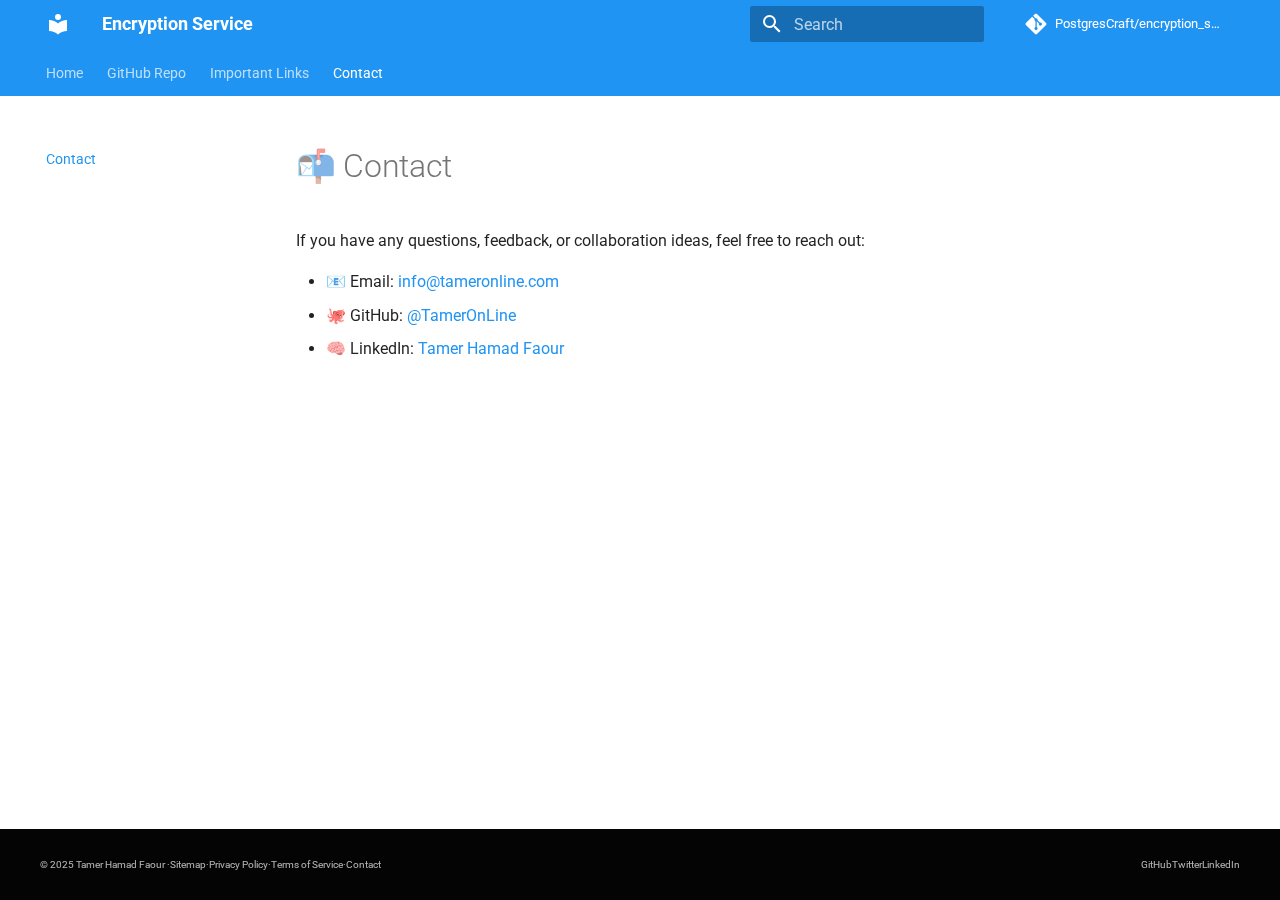
<file: contact/index.html>
<!doctype html>
<html lang="en" class="no-js">
  <head>
    
      <meta charset="utf-8">
      <meta name="viewport" content="width=device-width,initial-scale=1">
      
      
      
        <link rel="canonical" href="https://PostgresCraft.github.io/encryption_service/contact/">
      
      
        <link rel="prev" href="../important-links/">
      
      
      
      <link rel="icon" href="../assets/images/favicon.png">
      <meta name="generator" content="mkdocs-1.6.1, mkdocs-material-9.6.14">
    
    
      
        <title>Contact - Encryption Service</title>
      
    
    
      <link rel="stylesheet" href="../assets/stylesheets/main.342714a4.min.css">
      
        
        <link rel="stylesheet" href="../assets/stylesheets/palette.06af60db.min.css">
      
      


    
    
      
    
    
      
        
        
        <link rel="preconnect" href="https://fonts.gstatic.com" crossorigin>
        <link rel="stylesheet" href="https://fonts.googleapis.com/css?family=Roboto:300,300i,400,400i,700,700i%7CRoboto+Mono:400,400i,700,700i&display=fallback">
        <style>:root{--md-text-font:"Roboto";--md-code-font:"Roboto Mono"}</style>
      
    
    
      <link rel="stylesheet" href="../stylesheets/extra.css">
    
    <script>__md_scope=new URL("..",location),__md_hash=e=>[...e].reduce(((e,_)=>(e<<5)-e+_.charCodeAt(0)),0),__md_get=(e,_=localStorage,t=__md_scope)=>JSON.parse(_.getItem(t.pathname+"."+e)),__md_set=(e,_,t=localStorage,a=__md_scope)=>{try{t.setItem(a.pathname+"."+e,JSON.stringify(_))}catch(e){}}</script>
    
      

    
    
    
  </head>
  
  
    
    
    
    
    
    <body dir="ltr" data-md-color-scheme="default" data-md-color-primary="blue" data-md-color-accent="light-blue">
  
    
    <input class="md-toggle" data-md-toggle="drawer" type="checkbox" id="__drawer" autocomplete="off">
    <input class="md-toggle" data-md-toggle="search" type="checkbox" id="__search" autocomplete="off">
    <label class="md-overlay" for="__drawer"></label>
    <div data-md-component="skip">
      
        
        <a href="#contact" class="md-skip">
          Skip to content
        </a>
      
    </div>
    <div data-md-component="announce">
      
    </div>
    
    
      

<header class="md-header" data-md-component="header">
  <nav class="md-header__inner md-grid" aria-label="Header">
    <a href=".." title="Encryption Service" class="md-header__button md-logo" aria-label="Encryption Service" data-md-component="logo">
      
  
  <svg xmlns="http://www.w3.org/2000/svg" viewBox="0 0 24 24"><path d="M12 8a3 3 0 0 0 3-3 3 3 0 0 0-3-3 3 3 0 0 0-3 3 3 3 0 0 0 3 3m0 3.54C9.64 9.35 6.5 8 3 8v11c3.5 0 6.64 1.35 9 3.54 2.36-2.19 5.5-3.54 9-3.54V8c-3.5 0-6.64 1.35-9 3.54"/></svg>

    </a>
    <label class="md-header__button md-icon" for="__drawer">
      
      <svg xmlns="http://www.w3.org/2000/svg" viewBox="0 0 24 24"><path d="M3 6h18v2H3zm0 5h18v2H3zm0 5h18v2H3z"/></svg>
    </label>
    <div class="md-header__title" data-md-component="header-title">
      <div class="md-header__ellipsis">
        <div class="md-header__topic">
          <span class="md-ellipsis">
            Encryption Service
          </span>
        </div>
        <div class="md-header__topic" data-md-component="header-topic">
          <span class="md-ellipsis">
            
              Contact
            
          </span>
        </div>
      </div>
    </div>
    
      
    
    
    
    
      
      
        <label class="md-header__button md-icon" for="__search">
          
          <svg xmlns="http://www.w3.org/2000/svg" viewBox="0 0 24 24"><path d="M9.5 3A6.5 6.5 0 0 1 16 9.5c0 1.61-.59 3.09-1.56 4.23l.27.27h.79l5 5-1.5 1.5-5-5v-.79l-.27-.27A6.52 6.52 0 0 1 9.5 16 6.5 6.5 0 0 1 3 9.5 6.5 6.5 0 0 1 9.5 3m0 2C7 5 5 7 5 9.5S7 14 9.5 14 14 12 14 9.5 12 5 9.5 5"/></svg>
        </label>
        <div class="md-search" data-md-component="search" role="dialog">
  <label class="md-search__overlay" for="__search"></label>
  <div class="md-search__inner" role="search">
    <form class="md-search__form" name="search">
      <input type="text" class="md-search__input" name="query" aria-label="Search" placeholder="Search" autocapitalize="off" autocorrect="off" autocomplete="off" spellcheck="false" data-md-component="search-query" required>
      <label class="md-search__icon md-icon" for="__search">
        
        <svg xmlns="http://www.w3.org/2000/svg" viewBox="0 0 24 24"><path d="M9.5 3A6.5 6.5 0 0 1 16 9.5c0 1.61-.59 3.09-1.56 4.23l.27.27h.79l5 5-1.5 1.5-5-5v-.79l-.27-.27A6.52 6.52 0 0 1 9.5 16 6.5 6.5 0 0 1 3 9.5 6.5 6.5 0 0 1 9.5 3m0 2C7 5 5 7 5 9.5S7 14 9.5 14 14 12 14 9.5 12 5 9.5 5"/></svg>
        
        <svg xmlns="http://www.w3.org/2000/svg" viewBox="0 0 24 24"><path d="M20 11v2H8l5.5 5.5-1.42 1.42L4.16 12l7.92-7.92L13.5 5.5 8 11z"/></svg>
      </label>
      <nav class="md-search__options" aria-label="Search">
        
        <button type="reset" class="md-search__icon md-icon" title="Clear" aria-label="Clear" tabindex="-1">
          
          <svg xmlns="http://www.w3.org/2000/svg" viewBox="0 0 24 24"><path d="M19 6.41 17.59 5 12 10.59 6.41 5 5 6.41 10.59 12 5 17.59 6.41 19 12 13.41 17.59 19 19 17.59 13.41 12z"/></svg>
        </button>
      </nav>
      
    </form>
    <div class="md-search__output">
      <div class="md-search__scrollwrap" tabindex="0" data-md-scrollfix>
        <div class="md-search-result" data-md-component="search-result">
          <div class="md-search-result__meta">
            Initializing search
          </div>
          <ol class="md-search-result__list" role="presentation"></ol>
        </div>
      </div>
    </div>
  </div>
</div>
      
    
    
      <div class="md-header__source">
        <a href="https://github.com/PostgresCraft/encryption_service" title="Go to repository" class="md-source" data-md-component="source">
  <div class="md-source__icon md-icon">
    
    <svg xmlns="http://www.w3.org/2000/svg" viewBox="0 0 448 512"><!--! Font Awesome Free 6.7.2 by @fontawesome - https://fontawesome.com License - https://fontawesome.com/license/free (Icons: CC BY 4.0, Fonts: SIL OFL 1.1, Code: MIT License) Copyright 2024 Fonticons, Inc.--><path d="M439.55 236.05 244 40.45a28.87 28.87 0 0 0-40.81 0l-40.66 40.63 51.52 51.52c27.06-9.14 52.68 16.77 43.39 43.68l49.66 49.66c34.23-11.8 61.18 31 35.47 56.69-26.49 26.49-70.21-2.87-56-37.34L240.22 199v121.85c25.3 12.54 22.26 41.85 9.08 55a34.34 34.34 0 0 1-48.55 0c-17.57-17.6-11.07-46.91 11.25-56v-123c-20.8-8.51-24.6-30.74-18.64-45L142.57 101 8.45 235.14a28.86 28.86 0 0 0 0 40.81l195.61 195.6a28.86 28.86 0 0 0 40.8 0l194.69-194.69a28.86 28.86 0 0 0 0-40.81"/></svg>
  </div>
  <div class="md-source__repository">
    PostgresCraft/encryption_service
  </div>
</a>
      </div>
    
  </nav>
  
</header>
    
    <div class="md-container" data-md-component="container">
      
      
        
          
            
<nav class="md-tabs" aria-label="Tabs" data-md-component="tabs">
  <div class="md-grid">
    <ul class="md-tabs__list">
      
        
  
  
  
  
    <li class="md-tabs__item">
      <a href=".." class="md-tabs__link">
        
  
  
    
  
  Home

      </a>
    </li>
  

      
        
  
  
  
  
    <li class="md-tabs__item">
      <a href="https://github.com/PostgresCraft/encryption_service" class="md-tabs__link">
        
  
  
    
  
  GitHub Repo

      </a>
    </li>
  

      
        
  
  
  
  
    <li class="md-tabs__item">
      <a href="../important-links/" class="md-tabs__link">
        
  
  
    
  
  Important Links

      </a>
    </li>
  

      
        
  
  
  
    
  
  
    <li class="md-tabs__item md-tabs__item--active">
      <a href="./" class="md-tabs__link">
        
  
  
    
  
  Contact

      </a>
    </li>
  

      
    </ul>
  </div>
</nav>
          
        
      
      <main class="md-main" data-md-component="main">
        <div class="md-main__inner md-grid">
          
            
              
              <div class="md-sidebar md-sidebar--primary" data-md-component="sidebar" data-md-type="navigation" >
                <div class="md-sidebar__scrollwrap">
                  <div class="md-sidebar__inner">
                    


  


<nav class="md-nav md-nav--primary md-nav--lifted" aria-label="Navigation" data-md-level="0">
  <label class="md-nav__title" for="__drawer">
    <a href=".." title="Encryption Service" class="md-nav__button md-logo" aria-label="Encryption Service" data-md-component="logo">
      
  
  <svg xmlns="http://www.w3.org/2000/svg" viewBox="0 0 24 24"><path d="M12 8a3 3 0 0 0 3-3 3 3 0 0 0-3-3 3 3 0 0 0-3 3 3 3 0 0 0 3 3m0 3.54C9.64 9.35 6.5 8 3 8v11c3.5 0 6.64 1.35 9 3.54 2.36-2.19 5.5-3.54 9-3.54V8c-3.5 0-6.64 1.35-9 3.54"/></svg>

    </a>
    Encryption Service
  </label>
  
    <div class="md-nav__source">
      <a href="https://github.com/PostgresCraft/encryption_service" title="Go to repository" class="md-source" data-md-component="source">
  <div class="md-source__icon md-icon">
    
    <svg xmlns="http://www.w3.org/2000/svg" viewBox="0 0 448 512"><!--! Font Awesome Free 6.7.2 by @fontawesome - https://fontawesome.com License - https://fontawesome.com/license/free (Icons: CC BY 4.0, Fonts: SIL OFL 1.1, Code: MIT License) Copyright 2024 Fonticons, Inc.--><path d="M439.55 236.05 244 40.45a28.87 28.87 0 0 0-40.81 0l-40.66 40.63 51.52 51.52c27.06-9.14 52.68 16.77 43.39 43.68l49.66 49.66c34.23-11.8 61.18 31 35.47 56.69-26.49 26.49-70.21-2.87-56-37.34L240.22 199v121.85c25.3 12.54 22.26 41.85 9.08 55a34.34 34.34 0 0 1-48.55 0c-17.57-17.6-11.07-46.91 11.25-56v-123c-20.8-8.51-24.6-30.74-18.64-45L142.57 101 8.45 235.14a28.86 28.86 0 0 0 0 40.81l195.61 195.6a28.86 28.86 0 0 0 40.8 0l194.69-194.69a28.86 28.86 0 0 0 0-40.81"/></svg>
  </div>
  <div class="md-source__repository">
    PostgresCraft/encryption_service
  </div>
</a>
    </div>
  
  <ul class="md-nav__list" data-md-scrollfix>
    
      
      
  
  
  
  
    <li class="md-nav__item">
      <a href=".." class="md-nav__link">
        
  
  
  <span class="md-ellipsis">
    Home
    
  </span>
  

      </a>
    </li>
  

    
      
      
  
  
  
  
    <li class="md-nav__item">
      <a href="https://github.com/PostgresCraft/encryption_service" class="md-nav__link">
        
  
  
  <span class="md-ellipsis">
    GitHub Repo
    
  </span>
  

      </a>
    </li>
  

    
      
      
  
  
  
  
    <li class="md-nav__item">
      <a href="../important-links/" class="md-nav__link">
        
  
  
  <span class="md-ellipsis">
    Important Links
    
  </span>
  

      </a>
    </li>
  

    
      
      
  
  
    
  
  
  
    <li class="md-nav__item md-nav__item--active">
      
      <input class="md-nav__toggle md-toggle" type="checkbox" id="__toc">
      
      
        
      
      
      <a href="./" class="md-nav__link md-nav__link--active">
        
  
  
  <span class="md-ellipsis">
    Contact
    
  </span>
  

      </a>
      
    </li>
  

    
  </ul>
</nav>
                  </div>
                </div>
              </div>
            
            
              
              <div class="md-sidebar md-sidebar--secondary" data-md-component="sidebar" data-md-type="toc" >
                <div class="md-sidebar__scrollwrap">
                  <div class="md-sidebar__inner">
                    

<nav class="md-nav md-nav--secondary" aria-label="Table of contents">
  
  
  
    
  
  
</nav>
                  </div>
                </div>
              </div>
            
          
          
            <div class="md-content" data-md-component="content">
              <article class="md-content__inner md-typeset">
                
                  


  
  


<h1 id="contact">📬 Contact<a class="headerlink" href="#contact" title="Permanent link">&para;</a></h1>
<p>If you have any questions, feedback, or collaboration ideas, feel free to reach out:</p>
<ul>
<li>📧 Email: <a href="mailto:info@tameronline.com">info@tameronline.com</a></li>
<li>🐙 GitHub: <a href="https://github.com/TamerOnLine">@TamerOnLine</a></li>
<li>🧠 LinkedIn: <a href="https://www.linkedin.com/in/tameronline/">Tamer Hamad Faour</a></li>
</ul>












                
              </article>
            </div>
          
          
  <script>var tabs=__md_get("__tabs");if(Array.isArray(tabs))e:for(var set of document.querySelectorAll(".tabbed-set")){var labels=set.querySelector(".tabbed-labels");for(var tab of tabs)for(var label of labels.getElementsByTagName("label"))if(label.innerText.trim()===tab){var input=document.getElementById(label.htmlFor);input.checked=!0;continue e}}</script>

<script>var target=document.getElementById(location.hash.slice(1));target&&target.name&&(target.checked=target.name.startsWith("__tabbed_"))</script>
        </div>
        
      </main>
      
        <footer class="md-footer">
  <div class="md-footer__inner" style="display:flex; justify-content:space-between; align-items:center;">
    <div>
      © 2025 Tamer Hamad Faour · 
      <a href="/sitemap.xml">Sitemap</a> · 
      <a href="/privacy-policy/">Privacy Policy</a> · 
      <a href="/terms/">Terms of Service</a> · 
      <a href="/contact/">Contact</a>
    </div>
    <div>
      <a href="https://github.com/TamerOnLine" target="_blank">GitHub</a>
      <a href="https://twitter.com/yourhandle" target="_blank">Twitter</a>
      <a href="https://linkedin.com/in/yourprofile" target="_blank">LinkedIn</a>
    </div>
  </div>
</footer>
      
    </div>
    <div class="md-dialog" data-md-component="dialog">
      <div class="md-dialog__inner md-typeset"></div>
    </div>
    
    
    
      
      <script id="__config" type="application/json">{"base": "..", "features": ["navigation.instant", "navigation.tabs", "content.code.annotate", "content.code.copy", "content.tabs.link"], "search": "../assets/javascripts/workers/search.d50fe291.min.js", "tags": null, "translations": {"clipboard.copied": "Copied to clipboard", "clipboard.copy": "Copy to clipboard", "search.result.more.one": "1 more on this page", "search.result.more.other": "# more on this page", "search.result.none": "No matching documents", "search.result.one": "1 matching document", "search.result.other": "# matching documents", "search.result.placeholder": "Type to start searching", "search.result.term.missing": "Missing", "select.version": "Select version"}, "version": null}</script>
    
    
      <script src="../assets/javascripts/bundle.13a4f30d.min.js"></script>
      
    
  </body>
</html>
</file>
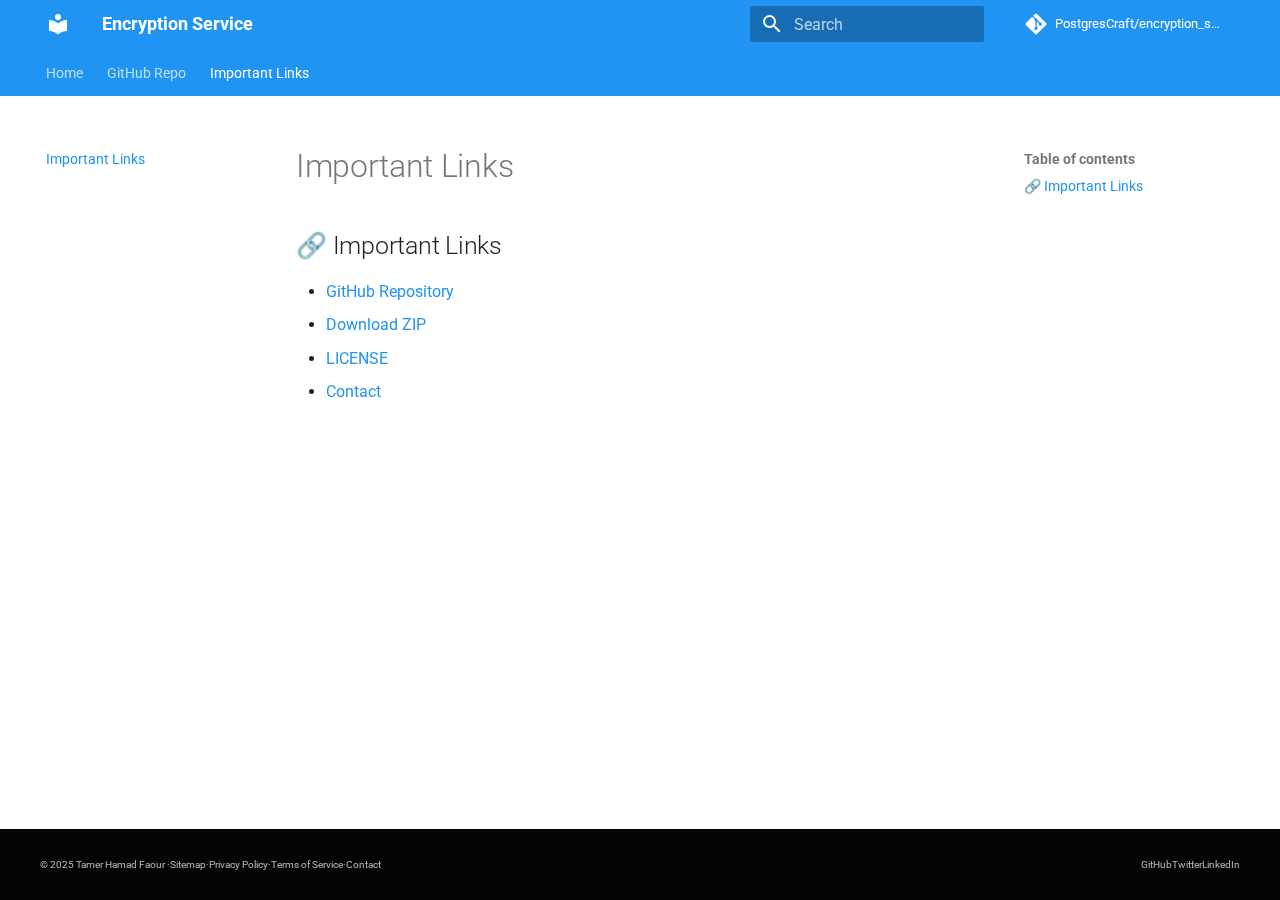
<file: important-links/index.html>
<!doctype html>
<html lang="en" class="no-js">
  <head>
    
      <meta charset="utf-8">
      <meta name="viewport" content="width=device-width,initial-scale=1">
      
      
      
        <link rel="canonical" href="https://PostgresCraft.github.io/encryption_service/important-links/">
      
      
        <link rel="prev" href="..">
      
      
      
      <link rel="icon" href="../assets/images/favicon.png">
      <meta name="generator" content="mkdocs-1.6.1, mkdocs-material-9.6.14">
    
    
      
        <title>Important Links - Encryption Service</title>
      
    
    
      <link rel="stylesheet" href="../assets/stylesheets/main.342714a4.min.css">
      
        
        <link rel="stylesheet" href="../assets/stylesheets/palette.06af60db.min.css">
      
      


    
    
      
    
    
      
        
        
        <link rel="preconnect" href="https://fonts.gstatic.com" crossorigin>
        <link rel="stylesheet" href="https://fonts.googleapis.com/css?family=Roboto:300,300i,400,400i,700,700i%7CRoboto+Mono:400,400i,700,700i&display=fallback">
        <style>:root{--md-text-font:"Roboto";--md-code-font:"Roboto Mono"}</style>
      
    
    
      <link rel="stylesheet" href="../stylesheets/extra.css">
    
    <script>__md_scope=new URL("..",location),__md_hash=e=>[...e].reduce(((e,_)=>(e<<5)-e+_.charCodeAt(0)),0),__md_get=(e,_=localStorage,t=__md_scope)=>JSON.parse(_.getItem(t.pathname+"."+e)),__md_set=(e,_,t=localStorage,a=__md_scope)=>{try{t.setItem(a.pathname+"."+e,JSON.stringify(_))}catch(e){}}</script>
    
      

    
    
    
  </head>
  
  
    
    
    
    
    
    <body dir="ltr" data-md-color-scheme="default" data-md-color-primary="blue" data-md-color-accent="light-blue">
  
    
    <input class="md-toggle" data-md-toggle="drawer" type="checkbox" id="__drawer" autocomplete="off">
    <input class="md-toggle" data-md-toggle="search" type="checkbox" id="__search" autocomplete="off">
    <label class="md-overlay" for="__drawer"></label>
    <div data-md-component="skip">
      
        
        <a href="#important-links" class="md-skip">
          Skip to content
        </a>
      
    </div>
    <div data-md-component="announce">
      
    </div>
    
    
      

<header class="md-header" data-md-component="header">
  <nav class="md-header__inner md-grid" aria-label="Header">
    <a href=".." title="Encryption Service" class="md-header__button md-logo" aria-label="Encryption Service" data-md-component="logo">
      
  
  <svg xmlns="http://www.w3.org/2000/svg" viewBox="0 0 24 24"><path d="M12 8a3 3 0 0 0 3-3 3 3 0 0 0-3-3 3 3 0 0 0-3 3 3 3 0 0 0 3 3m0 3.54C9.64 9.35 6.5 8 3 8v11c3.5 0 6.64 1.35 9 3.54 2.36-2.19 5.5-3.54 9-3.54V8c-3.5 0-6.64 1.35-9 3.54"/></svg>

    </a>
    <label class="md-header__button md-icon" for="__drawer">
      
      <svg xmlns="http://www.w3.org/2000/svg" viewBox="0 0 24 24"><path d="M3 6h18v2H3zm0 5h18v2H3zm0 5h18v2H3z"/></svg>
    </label>
    <div class="md-header__title" data-md-component="header-title">
      <div class="md-header__ellipsis">
        <div class="md-header__topic">
          <span class="md-ellipsis">
            Encryption Service
          </span>
        </div>
        <div class="md-header__topic" data-md-component="header-topic">
          <span class="md-ellipsis">
            
              Important Links
            
          </span>
        </div>
      </div>
    </div>
    
      
    
    
    
    
      
      
        <label class="md-header__button md-icon" for="__search">
          
          <svg xmlns="http://www.w3.org/2000/svg" viewBox="0 0 24 24"><path d="M9.5 3A6.5 6.5 0 0 1 16 9.5c0 1.61-.59 3.09-1.56 4.23l.27.27h.79l5 5-1.5 1.5-5-5v-.79l-.27-.27A6.52 6.52 0 0 1 9.5 16 6.5 6.5 0 0 1 3 9.5 6.5 6.5 0 0 1 9.5 3m0 2C7 5 5 7 5 9.5S7 14 9.5 14 14 12 14 9.5 12 5 9.5 5"/></svg>
        </label>
        <div class="md-search" data-md-component="search" role="dialog">
  <label class="md-search__overlay" for="__search"></label>
  <div class="md-search__inner" role="search">
    <form class="md-search__form" name="search">
      <input type="text" class="md-search__input" name="query" aria-label="Search" placeholder="Search" autocapitalize="off" autocorrect="off" autocomplete="off" spellcheck="false" data-md-component="search-query" required>
      <label class="md-search__icon md-icon" for="__search">
        
        <svg xmlns="http://www.w3.org/2000/svg" viewBox="0 0 24 24"><path d="M9.5 3A6.5 6.5 0 0 1 16 9.5c0 1.61-.59 3.09-1.56 4.23l.27.27h.79l5 5-1.5 1.5-5-5v-.79l-.27-.27A6.52 6.52 0 0 1 9.5 16 6.5 6.5 0 0 1 3 9.5 6.5 6.5 0 0 1 9.5 3m0 2C7 5 5 7 5 9.5S7 14 9.5 14 14 12 14 9.5 12 5 9.5 5"/></svg>
        
        <svg xmlns="http://www.w3.org/2000/svg" viewBox="0 0 24 24"><path d="M20 11v2H8l5.5 5.5-1.42 1.42L4.16 12l7.92-7.92L13.5 5.5 8 11z"/></svg>
      </label>
      <nav class="md-search__options" aria-label="Search">
        
        <button type="reset" class="md-search__icon md-icon" title="Clear" aria-label="Clear" tabindex="-1">
          
          <svg xmlns="http://www.w3.org/2000/svg" viewBox="0 0 24 24"><path d="M19 6.41 17.59 5 12 10.59 6.41 5 5 6.41 10.59 12 5 17.59 6.41 19 12 13.41 17.59 19 19 17.59 13.41 12z"/></svg>
        </button>
      </nav>
      
    </form>
    <div class="md-search__output">
      <div class="md-search__scrollwrap" tabindex="0" data-md-scrollfix>
        <div class="md-search-result" data-md-component="search-result">
          <div class="md-search-result__meta">
            Initializing search
          </div>
          <ol class="md-search-result__list" role="presentation"></ol>
        </div>
      </div>
    </div>
  </div>
</div>
      
    
    
      <div class="md-header__source">
        <a href="https://github.com/PostgresCraft/encryption_service" title="Go to repository" class="md-source" data-md-component="source">
  <div class="md-source__icon md-icon">
    
    <svg xmlns="http://www.w3.org/2000/svg" viewBox="0 0 448 512"><!--! Font Awesome Free 6.7.2 by @fontawesome - https://fontawesome.com License - https://fontawesome.com/license/free (Icons: CC BY 4.0, Fonts: SIL OFL 1.1, Code: MIT License) Copyright 2024 Fonticons, Inc.--><path d="M439.55 236.05 244 40.45a28.87 28.87 0 0 0-40.81 0l-40.66 40.63 51.52 51.52c27.06-9.14 52.68 16.77 43.39 43.68l49.66 49.66c34.23-11.8 61.18 31 35.47 56.69-26.49 26.49-70.21-2.87-56-37.34L240.22 199v121.85c25.3 12.54 22.26 41.85 9.08 55a34.34 34.34 0 0 1-48.55 0c-17.57-17.6-11.07-46.91 11.25-56v-123c-20.8-8.51-24.6-30.74-18.64-45L142.57 101 8.45 235.14a28.86 28.86 0 0 0 0 40.81l195.61 195.6a28.86 28.86 0 0 0 40.8 0l194.69-194.69a28.86 28.86 0 0 0 0-40.81"/></svg>
  </div>
  <div class="md-source__repository">
    PostgresCraft/encryption_service
  </div>
</a>
      </div>
    
  </nav>
  
</header>
    
    <div class="md-container" data-md-component="container">
      
      
        
          
            
<nav class="md-tabs" aria-label="Tabs" data-md-component="tabs">
  <div class="md-grid">
    <ul class="md-tabs__list">
      
        
  
  
  
  
    <li class="md-tabs__item">
      <a href=".." class="md-tabs__link">
        
  
  
    
  
  Home

      </a>
    </li>
  

      
        
  
  
  
  
    <li class="md-tabs__item">
      <a href="https://github.com/PostgresCraft/encryption_service" class="md-tabs__link">
        
  
  
    
  
  GitHub Repo

      </a>
    </li>
  

      
        
  
  
  
    
  
  
    <li class="md-tabs__item md-tabs__item--active">
      <a href="./" class="md-tabs__link">
        
  
  
    
  
  Important Links

      </a>
    </li>
  

      
    </ul>
  </div>
</nav>
          
        
      
      <main class="md-main" data-md-component="main">
        <div class="md-main__inner md-grid">
          
            
              
              <div class="md-sidebar md-sidebar--primary" data-md-component="sidebar" data-md-type="navigation" >
                <div class="md-sidebar__scrollwrap">
                  <div class="md-sidebar__inner">
                    


  


<nav class="md-nav md-nav--primary md-nav--lifted" aria-label="Navigation" data-md-level="0">
  <label class="md-nav__title" for="__drawer">
    <a href=".." title="Encryption Service" class="md-nav__button md-logo" aria-label="Encryption Service" data-md-component="logo">
      
  
  <svg xmlns="http://www.w3.org/2000/svg" viewBox="0 0 24 24"><path d="M12 8a3 3 0 0 0 3-3 3 3 0 0 0-3-3 3 3 0 0 0-3 3 3 3 0 0 0 3 3m0 3.54C9.64 9.35 6.5 8 3 8v11c3.5 0 6.64 1.35 9 3.54 2.36-2.19 5.5-3.54 9-3.54V8c-3.5 0-6.64 1.35-9 3.54"/></svg>

    </a>
    Encryption Service
  </label>
  
    <div class="md-nav__source">
      <a href="https://github.com/PostgresCraft/encryption_service" title="Go to repository" class="md-source" data-md-component="source">
  <div class="md-source__icon md-icon">
    
    <svg xmlns="http://www.w3.org/2000/svg" viewBox="0 0 448 512"><!--! Font Awesome Free 6.7.2 by @fontawesome - https://fontawesome.com License - https://fontawesome.com/license/free (Icons: CC BY 4.0, Fonts: SIL OFL 1.1, Code: MIT License) Copyright 2024 Fonticons, Inc.--><path d="M439.55 236.05 244 40.45a28.87 28.87 0 0 0-40.81 0l-40.66 40.63 51.52 51.52c27.06-9.14 52.68 16.77 43.39 43.68l49.66 49.66c34.23-11.8 61.18 31 35.47 56.69-26.49 26.49-70.21-2.87-56-37.34L240.22 199v121.85c25.3 12.54 22.26 41.85 9.08 55a34.34 34.34 0 0 1-48.55 0c-17.57-17.6-11.07-46.91 11.25-56v-123c-20.8-8.51-24.6-30.74-18.64-45L142.57 101 8.45 235.14a28.86 28.86 0 0 0 0 40.81l195.61 195.6a28.86 28.86 0 0 0 40.8 0l194.69-194.69a28.86 28.86 0 0 0 0-40.81"/></svg>
  </div>
  <div class="md-source__repository">
    PostgresCraft/encryption_service
  </div>
</a>
    </div>
  
  <ul class="md-nav__list" data-md-scrollfix>
    
      
      
  
  
  
  
    <li class="md-nav__item">
      <a href=".." class="md-nav__link">
        
  
  
  <span class="md-ellipsis">
    Home
    
  </span>
  

      </a>
    </li>
  

    
      
      
  
  
  
  
    <li class="md-nav__item">
      <a href="https://github.com/PostgresCraft/encryption_service" class="md-nav__link">
        
  
  
  <span class="md-ellipsis">
    GitHub Repo
    
  </span>
  

      </a>
    </li>
  

    
      
      
  
  
    
  
  
  
    <li class="md-nav__item md-nav__item--active">
      
      <input class="md-nav__toggle md-toggle" type="checkbox" id="__toc">
      
      
      
        <label class="md-nav__link md-nav__link--active" for="__toc">
          
  
  
  <span class="md-ellipsis">
    Important Links
    
  </span>
  

          <span class="md-nav__icon md-icon"></span>
        </label>
      
      <a href="./" class="md-nav__link md-nav__link--active">
        
  
  
  <span class="md-ellipsis">
    Important Links
    
  </span>
  

      </a>
      
        

<nav class="md-nav md-nav--secondary" aria-label="Table of contents">
  
  
  
  
    <label class="md-nav__title" for="__toc">
      <span class="md-nav__icon md-icon"></span>
      Table of contents
    </label>
    <ul class="md-nav__list" data-md-component="toc" data-md-scrollfix>
      
        <li class="md-nav__item">
  <a href="#important-links" class="md-nav__link">
    <span class="md-ellipsis">
      🔗 Important Links
    </span>
  </a>
  
</li>
      
    </ul>
  
</nav>
      
    </li>
  

    
  </ul>
</nav>
                  </div>
                </div>
              </div>
            
            
              
              <div class="md-sidebar md-sidebar--secondary" data-md-component="sidebar" data-md-type="toc" >
                <div class="md-sidebar__scrollwrap">
                  <div class="md-sidebar__inner">
                    

<nav class="md-nav md-nav--secondary" aria-label="Table of contents">
  
  
  
  
    <label class="md-nav__title" for="__toc">
      <span class="md-nav__icon md-icon"></span>
      Table of contents
    </label>
    <ul class="md-nav__list" data-md-component="toc" data-md-scrollfix>
      
        <li class="md-nav__item">
  <a href="#important-links" class="md-nav__link">
    <span class="md-ellipsis">
      🔗 Important Links
    </span>
  </a>
  
</li>
      
    </ul>
  
</nav>
                  </div>
                </div>
              </div>
            
          
          
            <div class="md-content" data-md-component="content">
              <article class="md-content__inner md-typeset">
                
                  


  
  


  <h1>Important Links</h1>

<h2 id="important-links">🔗 Important Links<a class="headerlink" href="#important-links" title="Permanent link">&para;</a></h2>
<ul>
<li><a href="https://github.com/PostgresCraft/encryption_service">GitHub Repository</a></li>
<li><a href="https://github.com/PostgresCraft/encryption_service/archive/refs/heads/main.zip">Download ZIP</a></li>
<li><a href="https://github.com/PostgresCraft/encryption_service/blob/main/LICENSE">LICENSE</a></li>
<li><a href="mailto:you@example.com">Contact</a></li>
</ul>







  
  






                
              </article>
            </div>
          
          
  <script>var tabs=__md_get("__tabs");if(Array.isArray(tabs))e:for(var set of document.querySelectorAll(".tabbed-set")){var labels=set.querySelector(".tabbed-labels");for(var tab of tabs)for(var label of labels.getElementsByTagName("label"))if(label.innerText.trim()===tab){var input=document.getElementById(label.htmlFor);input.checked=!0;continue e}}</script>

<script>var target=document.getElementById(location.hash.slice(1));target&&target.name&&(target.checked=target.name.startsWith("__tabbed_"))</script>
        </div>
        
      </main>
      
        <footer class="md-footer">
  <div class="md-footer__inner" style="display:flex; justify-content:space-between; align-items:center;">
    <div>
      © 2025 Tamer Hamad Faour · 
      <a href="/sitemap.xml">Sitemap</a> · 
      <a href="/privacy-policy/">Privacy Policy</a> · 
      <a href="/terms/">Terms of Service</a> · 
      <a href="/contact/">Contact</a>
    </div>
    <div>
      <a href="https://github.com/TamerOnLine" target="_blank">GitHub</a>
      <a href="https://twitter.com/yourhandle" target="_blank">Twitter</a>
      <a href="https://linkedin.com/in/yourprofile" target="_blank">LinkedIn</a>
    </div>
  </div>
</footer>
      
    </div>
    <div class="md-dialog" data-md-component="dialog">
      <div class="md-dialog__inner md-typeset"></div>
    </div>
    
    
    
      
      <script id="__config" type="application/json">{"base": "..", "features": ["navigation.instant", "navigation.tabs", "content.code.annotate", "content.code.copy", "content.tabs.link"], "search": "../assets/javascripts/workers/search.d50fe291.min.js", "tags": null, "translations": {"clipboard.copied": "Copied to clipboard", "clipboard.copy": "Copy to clipboard", "search.result.more.one": "1 more on this page", "search.result.more.other": "# more on this page", "search.result.none": "No matching documents", "search.result.one": "1 matching document", "search.result.other": "# matching documents", "search.result.placeholder": "Type to start searching", "search.result.term.missing": "Missing", "select.version": "Select version"}, "version": null}</script>
    
    
      <script src="../assets/javascripts/bundle.13a4f30d.min.js"></script>
      
    
  </body>
</html>
</file>
<file: stylesheets/extra.css>
/* زيادة ارتفاع التذييل */
.md-footer__inner {
  padding: 1.5rem 2rem;  /* تعديل القيمة الرأسية لزيادة الارتفاع */
  background-color: var(--md-footer-bg-color);
  color: var(--md-footer-fg-color--light);
}

/* التأكد من أن النص في التذييل يتمركز عموديًا */
.md-footer__inner > div {
  display: flex;
  align-items: center;
}


/* التذييل الثابت */
.md-footer {
  position: fixed;
  bottom: 0;
  left: 0;
  width: 100%;
  z-index: 1000;
}

/* لتجنب أن يختبئ محتوى الصفحة خلف التذييل */
.md-main, .md-container {
  margin-bottom: 5rem; /* استخدم ارتفاع التذييل مضافًا له بعض المساحة */
}
</file>
<file: assets/stylesheets/main.342714a4.min.css>
@charset "UTF-8";html{-webkit-text-size-adjust:none;-moz-text-size-adjust:none;text-size-adjust:none;box-sizing:border-box}*,:after,:before{box-sizing:inherit}@media (prefers-reduced-motion){*,:after,:before{transition:none!important}}body{margin:0}a,button,input,label{-webkit-tap-highlight-color:transparent}a{color:inherit;text-decoration:none}hr{border:0;box-sizing:initial;display:block;height:.05rem;overflow:visible;padding:0}small{font-size:80%}sub,sup{line-height:1em}img{border-style:none}table{border-collapse:initial;border-spacing:0}td,th{font-weight:400;vertical-align:top}button{background:#0000;border:0;font-family:inherit;font-size:inherit;margin:0;padding:0}input{border:0;outline:none}:root{--md-primary-fg-color:#4051b5;--md-primary-fg-color--light:#5d6cc0;--md-primary-fg-color--dark:#303fa1;--md-primary-bg-color:#fff;--md-primary-bg-color--light:#ffffffb3;--md-accent-fg-color:#526cfe;--md-accent-fg-color--transparent:#526cfe1a;--md-accent-bg-color:#fff;--md-accent-bg-color--light:#ffffffb3}[data-md-color-scheme=default]{color-scheme:light}[data-md-color-scheme=default] img[src$="#gh-dark-mode-only"],[data-md-color-scheme=default] img[src$="#only-dark"]{display:none}:root,[data-md-color-scheme=default]{--md-hue:225deg;--md-default-fg-color:#000000de;--md-default-fg-color--light:#0000008a;--md-default-fg-color--lighter:#00000052;--md-default-fg-color--lightest:#00000012;--md-default-bg-color:#fff;--md-default-bg-color--light:#ffffffb3;--md-default-bg-color--lighter:#ffffff4d;--md-default-bg-color--lightest:#ffffff1f;--md-code-fg-color:#36464e;--md-code-bg-color:#f5f5f5;--md-code-hl-color:#4287ff;--md-code-hl-color--light:#4287ff1a;--md-code-hl-number-color:#d52a2a;--md-code-hl-special-color:#db1457;--md-code-hl-function-color:#a846b9;--md-code-hl-constant-color:#6e59d9;--md-code-hl-keyword-color:#3f6ec6;--md-code-hl-string-color:#1c7d4d;--md-code-hl-name-color:var(--md-code-fg-color);--md-code-hl-operator-color:var(--md-default-fg-color--light);--md-code-hl-punctuation-color:var(--md-default-fg-color--light);--md-code-hl-comment-color:var(--md-default-fg-color--light);--md-code-hl-generic-color:var(--md-default-fg-color--light);--md-code-hl-variable-color:var(--md-default-fg-color--light);--md-typeset-color:var(--md-default-fg-color);--md-typeset-a-color:var(--md-primary-fg-color);--md-typeset-del-color:#f5503d26;--md-typeset-ins-color:#0bd57026;--md-typeset-kbd-color:#fafafa;--md-typeset-kbd-accent-color:#fff;--md-typeset-kbd-border-color:#b8b8b8;--md-typeset-mark-color:#ffff0080;--md-typeset-table-color:#0000001f;--md-typeset-table-color--light:rgba(0,0,0,.035);--md-admonition-fg-color:var(--md-default-fg-color);--md-admonition-bg-color:var(--md-default-bg-color);--md-warning-fg-color:#000000de;--md-warning-bg-color:#ff9;--md-footer-fg-color:#fff;--md-footer-fg-color--light:#ffffffb3;--md-footer-fg-color--lighter:#ffffff73;--md-footer-bg-color:#000000de;--md-footer-bg-color--dark:#00000052;--md-shadow-z1:0 0.2rem 0.5rem #0000000d,0 0 0.05rem #0000001a;--md-shadow-z2:0 0.2rem 0.5rem #0000001a,0 0 0.05rem #00000040;--md-shadow-z3:0 0.2rem 0.5rem #0003,0 0 0.05rem #00000059}.md-icon svg{fill:currentcolor;display:block;height:1.2rem;width:1.2rem}body{-webkit-font-smoothing:antialiased;-moz-osx-font-smoothing:grayscale;--md-text-font-family:var(--md-text-font,_),-apple-system,BlinkMacSystemFont,Helvetica,Arial,sans-serif;--md-code-font-family:var(--md-code-font,_),SFMono-Regular,Consolas,Menlo,monospace}aside,body,input{font-feature-settings:"kern","liga";color:var(--md-typeset-color);font-family:var(--md-text-font-family)}code,kbd,pre{font-feature-settings:"kern";font-family:var(--md-code-font-family)}:root{--md-typeset-table-sort-icon:url('data:image/svg+xml;charset=utf-8,<svg xmlns="http://www.w3.org/2000/svg" viewBox="0 0 24 24"><path d="m18 21-4-4h3V7h-3l4-4 4 4h-3v10h3M2 19v-2h10v2M2 13v-2h7v2M2 7V5h4v2z"/></svg>');--md-typeset-table-sort-icon--asc:url('data:image/svg+xml;charset=utf-8,<svg xmlns="http://www.w3.org/2000/svg" viewBox="0 0 24 24"><path d="M19 17h3l-4 4-4-4h3V3h2M2 17h10v2H2M6 5v2H2V5m0 6h7v2H2z"/></svg>');--md-typeset-table-sort-icon--desc:url('data:image/svg+xml;charset=utf-8,<svg xmlns="http://www.w3.org/2000/svg" viewBox="0 0 24 24"><path d="M19 7h3l-4-4-4 4h3v14h2M2 17h10v2H2M6 5v2H2V5m0 6h7v2H2z"/></svg>')}.md-typeset{-webkit-print-color-adjust:exact;color-adjust:exact;font-size:.8rem;line-height:1.6;overflow-wrap:break-word}@media print{.md-typeset{font-size:.68rem}}.md-typeset blockquote,.md-typeset dl,.md-typeset figure,.md-typeset ol,.md-typeset pre,.md-typeset ul{margin-bottom:1em;margin-top:1em}.md-typeset h1{color:var(--md-default-fg-color--light);font-size:2em;line-height:1.3;margin:0 0 1.25em}.md-typeset h1,.md-typeset h2{font-weight:300;letter-spacing:-.01em}.md-typeset h2{font-size:1.5625em;line-height:1.4;margin:1.6em 0 .64em}.md-typeset h3{font-size:1.25em;font-weight:400;letter-spacing:-.01em;line-height:1.5;margin:1.6em 0 .8em}.md-typeset h2+h3{margin-top:.8em}.md-typeset h4{font-weight:700;letter-spacing:-.01em;margin:1em 0}.md-typeset h5,.md-typeset h6{color:var(--md-default-fg-color--light);font-size:.8em;font-weight:700;letter-spacing:-.01em;margin:1.25em 0}.md-typeset h5{text-transform:uppercase}.md-typeset h5 code{text-transform:none}.md-typeset hr{border-bottom:.05rem solid var(--md-default-fg-color--lightest);display:flow-root;margin:1.5em 0}.md-typeset a{color:var(--md-typeset-a-color);word-break:break-word}.md-typeset a,.md-typeset a:before{transition:color 125ms}.md-typeset a:focus,.md-typeset a:hover{color:var(--md-accent-fg-color)}.md-typeset a:focus code,.md-typeset a:hover code{background-color:var(--md-accent-fg-color--transparent)}.md-typeset a code{color:currentcolor;transition:background-color 125ms}.md-typeset a.focus-visible{outline-color:var(--md-accent-fg-color);outline-offset:.2rem}.md-typeset code,.md-typeset kbd,.md-typeset pre{color:var(--md-code-fg-color);direction:ltr;font-variant-ligatures:none}@media print{.md-typeset code,.md-typeset kbd,.md-typeset pre{white-space:pre-wrap}}.md-typeset code{background-color:var(--md-code-bg-color);border-radius:.1rem;-webkit-box-decoration-break:clone;box-decoration-break:clone;font-size:.85em;padding:0 .2941176471em;word-break:break-word}.md-typeset code:not(.focus-visible){-webkit-tap-highlight-color:transparent;outline:none}.md-typeset pre{display:flow-root;line-height:1.4;position:relative}.md-typeset pre>code{-webkit-box-decoration-break:slice;box-decoration-break:slice;box-shadow:none;display:block;margin:0;outline-color:var(--md-accent-fg-color);overflow:auto;padding:.7720588235em 1.1764705882em;scrollbar-color:var(--md-default-fg-color--lighter) #0000;scrollbar-width:thin;touch-action:auto;word-break:normal}.md-typeset pre>code:hover{scrollbar-color:var(--md-accent-fg-color) #0000}.md-typeset pre>code::-webkit-scrollbar{height:.2rem;width:.2rem}.md-typeset pre>code::-webkit-scrollbar-thumb{background-color:var(--md-default-fg-color--lighter)}.md-typeset pre>code::-webkit-scrollbar-thumb:hover{background-color:var(--md-accent-fg-color)}.md-typeset kbd{background-color:var(--md-typeset-kbd-color);border-radius:.1rem;box-shadow:0 .1rem 0 .05rem var(--md-typeset-kbd-border-color),0 .1rem 0 var(--md-typeset-kbd-border-color),0 -.1rem .2rem var(--md-typeset-kbd-accent-color) inset;color:var(--md-default-fg-color);display:inline-block;font-size:.75em;padding:0 .6666666667em;vertical-align:text-top;word-break:break-word}.md-typeset mark{background-color:var(--md-typeset-mark-color);-webkit-box-decoration-break:clone;box-decoration-break:clone;color:inherit;word-break:break-word}.md-typeset abbr{border-bottom:.05rem dotted var(--md-default-fg-color--light);cursor:help;text-decoration:none}.md-typeset small{opacity:.75}[dir=ltr] .md-typeset sub,[dir=ltr] .md-typeset sup{margin-left:.078125em}[dir=rtl] .md-typeset sub,[dir=rtl] .md-typeset sup{margin-right:.078125em}[dir=ltr] .md-typeset blockquote{padding-left:.6rem}[dir=rtl] .md-typeset blockquote{padding-right:.6rem}[dir=ltr] .md-typeset blockquote{border-left:.2rem solid var(--md-default-fg-color--lighter)}[dir=rtl] .md-typeset blockquote{border-right:.2rem solid var(--md-default-fg-color--lighter)}.md-typeset blockquote{color:var(--md-default-fg-color--light);margin-left:0;margin-right:0}.md-typeset ul{list-style-type:disc}.md-typeset ul[type]{list-style-type:revert-layer}[dir=ltr] .md-typeset ol,[dir=ltr] .md-typeset ul{margin-left:.625em}[dir=rtl] .md-typeset ol,[dir=rtl] .md-typeset ul{margin-right:.625em}.md-typeset ol,.md-typeset ul{padding:0}.md-typeset ol:not([hidden]),.md-typeset ul:not([hidden]){display:flow-root}.md-typeset ol ol,.md-typeset ul ol{list-style-type:lower-alpha}.md-typeset ol ol ol,.md-typeset ul ol ol{list-style-type:lower-roman}.md-typeset ol ol ol ol,.md-typeset ul ol ol ol{list-style-type:upper-alpha}.md-typeset ol ol ol ol ol,.md-typeset ul ol ol ol ol{list-style-type:upper-roman}.md-typeset ol[type],.md-typeset ul[type]{list-style-type:revert-layer}[dir=ltr] .md-typeset ol li,[dir=ltr] .md-typeset ul li{margin-left:1.25em}[dir=rtl] .md-typeset ol li,[dir=rtl] .md-typeset ul li{margin-right:1.25em}.md-typeset ol li,.md-typeset ul li{margin-bottom:.5em}.md-typeset ol li blockquote,.md-typeset ol li p,.md-typeset ul li blockquote,.md-typeset ul li p{margin:.5em 0}.md-typeset ol li:last-child,.md-typeset ul li:last-child{margin-bottom:0}[dir=ltr] .md-typeset ol li ol,[dir=ltr] .md-typeset ol li ul,[dir=ltr] .md-typeset ul li ol,[dir=ltr] .md-typeset ul li ul{margin-left:.625em}[dir=rtl] .md-typeset ol li ol,[dir=rtl] .md-typeset ol li ul,[dir=rtl] .md-typeset ul li ol,[dir=rtl] .md-typeset ul li ul{margin-right:.625em}.md-typeset ol li ol,.md-typeset ol li ul,.md-typeset ul li ol,.md-typeset ul li ul{margin-bottom:.5em;margin-top:.5em}[dir=ltr] .md-typeset dd{margin-left:1.875em}[dir=rtl] .md-typeset dd{margin-right:1.875em}.md-typeset dd{margin-bottom:1.5em;margin-top:1em}.md-typeset img,.md-typeset svg,.md-typeset video{height:auto;max-width:100%}.md-typeset img[align=left]{margin:1em 1em 1em 0}.md-typeset img[align=right]{margin:1em 0 1em 1em}.md-typeset img[align]:only-child{margin-top:0}.md-typeset figure{display:flow-root;margin:1em auto;max-width:100%;text-align:center;width:-moz-fit-content;width:fit-content}.md-typeset figure img{display:block;margin:0 auto}.md-typeset figcaption{font-style:italic;margin:1em auto;max-width:24rem}.md-typeset iframe{max-width:100%}.md-typeset table:not([class]){background-color:var(--md-default-bg-color);border:.05rem solid var(--md-typeset-table-color);border-radius:.1rem;display:inline-block;font-size:.64rem;max-width:100%;overflow:auto;touch-action:auto}@media print{.md-typeset table:not([class]){display:table}}.md-typeset table:not([class])+*{margin-top:1.5em}.md-typeset table:not([class]) td>:first-child,.md-typeset table:not([class]) th>:first-child{margin-top:0}.md-typeset table:not([class]) td>:last-child,.md-typeset table:not([class]) th>:last-child{margin-bottom:0}.md-typeset table:not([class]) td:not([align]),.md-typeset table:not([class]) th:not([align]){text-align:left}[dir=rtl] .md-typeset table:not([class]) td:not([align]),[dir=rtl] .md-typeset table:not([class]) th:not([align]){text-align:right}.md-typeset table:not([class]) th{font-weight:700;min-width:5rem;padding:.9375em 1.25em;vertical-align:top}.md-typeset table:not([class]) td{border-top:.05rem solid var(--md-typeset-table-color);padding:.9375em 1.25em;vertical-align:top}.md-typeset table:not([class]) tbody tr{transition:background-color 125ms}.md-typeset table:not([class]) tbody tr:hover{background-color:var(--md-typeset-table-color--light);box-shadow:0 .05rem 0 var(--md-default-bg-color) inset}.md-typeset table:not([class]) a{word-break:normal}.md-typeset table th[role=columnheader]{cursor:pointer}[dir=ltr] .md-typeset table th[role=columnheader]:after{margin-left:.5em}[dir=rtl] .md-typeset table th[role=columnheader]:after{margin-right:.5em}.md-typeset table th[role=columnheader]:after{content:"";display:inline-block;height:1.2em;-webkit-mask-image:var(--md-typeset-table-sort-icon);mask-image:var(--md-typeset-table-sort-icon);-webkit-mask-repeat:no-repeat;mask-repeat:no-repeat;-webkit-mask-size:contain;mask-size:contain;transition:background-color 125ms;vertical-align:text-bottom;width:1.2em}.md-typeset table th[role=columnheader]:hover:after{background-color:var(--md-default-fg-color--lighter)}.md-typeset table th[role=columnheader][aria-sort=ascending]:after{background-color:var(--md-default-fg-color--light);-webkit-mask-image:var(--md-typeset-table-sort-icon--asc);mask-image:var(--md-typeset-table-sort-icon--asc)}.md-typeset table th[role=columnheader][aria-sort=descending]:after{background-color:var(--md-default-fg-color--light);-webkit-mask-image:var(--md-typeset-table-sort-icon--desc);mask-image:var(--md-typeset-table-sort-icon--desc)}.md-typeset__scrollwrap{margin:1em -.8rem;overflow-x:auto;touch-action:auto}.md-typeset__table{display:inline-block;margin-bottom:.5em;padding:0 .8rem}@media print{.md-typeset__table{display:block}}html .md-typeset__table table{display:table;margin:0;overflow:hidden;width:100%}@media screen and (max-width:44.984375em){.md-content__inner>pre{margin:1em -.8rem}.md-content__inner>pre code{border-radius:0}}.md-typeset .md-author{border-radius:100%;display:block;flex-shrink:0;height:1.6rem;overflow:hidden;position:relative;transition:color 125ms,transform 125ms;width:1.6rem}.md-typeset .md-author img{display:block}.md-typeset .md-author--more{background:var(--md-default-fg-color--lightest);color:var(--md-default-fg-color--lighter);font-size:.6rem;font-weight:700;line-height:1.6rem;text-align:center}.md-typeset .md-author--long{height:2.4rem;width:2.4rem}.md-typeset a.md-author{transform:scale(1)}.md-typeset a.md-author img{border-radius:100%;filter:grayscale(100%) opacity(75%);transition:filter 125ms}.md-typeset a.md-author:focus,.md-typeset a.md-author:hover{transform:scale(1.1);z-index:1}.md-typeset a.md-author:focus img,.md-typeset a.md-author:hover img{filter:grayscale(0)}.md-banner{background-color:var(--md-footer-bg-color);color:var(--md-footer-fg-color);overflow:auto}@media print{.md-banner{display:none}}.md-banner--warning{background-color:var(--md-warning-bg-color);color:var(--md-warning-fg-color)}.md-banner__inner{font-size:.7rem;margin:.6rem auto;padding:0 .8rem}[dir=ltr] .md-banner__button{float:right}[dir=rtl] .md-banner__button{float:left}.md-banner__button{color:inherit;cursor:pointer;transition:opacity .25s}.no-js .md-banner__button{display:none}.md-banner__button:hover{opacity:.7}html{font-size:125%;height:100%;overflow-x:hidden}@media screen and (min-width:100em){html{font-size:137.5%}}@media screen and (min-width:125em){html{font-size:150%}}body{background-color:var(--md-default-bg-color);display:flex;flex-direction:column;font-size:.5rem;min-height:100%;position:relative;width:100%}@media print{body{display:block}}@media screen and (max-width:59.984375em){body[data-md-scrolllock]{position:fixed}}.md-grid{margin-left:auto;margin-right:auto;max-width:61rem}.md-container{display:flex;flex-direction:column;flex-grow:1}@media print{.md-container{display:block}}.md-main{flex-grow:1}.md-main__inner{display:flex;height:100%;margin-top:1.5rem}.md-ellipsis{overflow:hidden;text-overflow:ellipsis}.md-toggle{display:none}.md-option{height:0;opacity:0;position:absolute;width:0}.md-option:checked+label:not([hidden]){display:block}.md-option.focus-visible+label{outline-color:var(--md-accent-fg-color);outline-style:auto}.md-skip{background-color:var(--md-default-fg-color);border-radius:.1rem;color:var(--md-default-bg-color);font-size:.64rem;margin:.5rem;opacity:0;outline-color:var(--md-accent-fg-color);padding:.3rem .5rem;position:fixed;transform:translateY(.4rem);z-index:-1}.md-skip:focus{opacity:1;transform:translateY(0);transition:transform .25s cubic-bezier(.4,0,.2,1),opacity 175ms 75ms;z-index:10}@page{margin:25mm}:root{--md-clipboard-icon:url('data:image/svg+xml;charset=utf-8,<svg xmlns="http://www.w3.org/2000/svg" viewBox="0 0 24 24"><path d="M19 21H8V7h11m0-2H8a2 2 0 0 0-2 2v14a2 2 0 0 0 2 2h11a2 2 0 0 0 2-2V7a2 2 0 0 0-2-2m-3-4H4a2 2 0 0 0-2 2v14h2V3h12z"/></svg>')}.md-clipboard{border-radius:.1rem;color:var(--md-default-fg-color--lightest);cursor:pointer;height:1.5em;outline-color:var(--md-accent-fg-color);outline-offset:.1rem;position:absolute;right:.5em;top:.5em;transition:color .25s;width:1.5em;z-index:1}@media print{.md-clipboard{display:none}}.md-clipboard:not(.focus-visible){-webkit-tap-highlight-color:transparent;outline:none}:hover>.md-clipboard{color:var(--md-default-fg-color--light)}.md-clipboard:focus,.md-clipboard:hover{color:var(--md-accent-fg-color)}.md-clipboard:after{background-color:currentcolor;content:"";display:block;height:1.125em;margin:0 auto;-webkit-mask-image:var(--md-clipboard-icon);mask-image:var(--md-clipboard-icon);-webkit-mask-position:center;mask-position:center;-webkit-mask-repeat:no-repeat;mask-repeat:no-repeat;-webkit-mask-size:contain;mask-size:contain;width:1.125em}.md-clipboard--inline{cursor:pointer}.md-clipboard--inline code{transition:color .25s,background-color .25s}.md-clipboard--inline:focus code,.md-clipboard--inline:hover code{background-color:var(--md-accent-fg-color--transparent);color:var(--md-accent-fg-color)}.md-typeset .md-code__content{display:grid}@keyframes consent{0%{opacity:0;transform:translateY(100%)}to{opacity:1;transform:translateY(0)}}@keyframes overlay{0%{opacity:0}to{opacity:1}}.md-consent__overlay{animation:overlay .25s both;-webkit-backdrop-filter:blur(.1rem);backdrop-filter:blur(.1rem);background-color:#0000008a;height:100%;opacity:1;position:fixed;top:0;width:100%;z-index:5}.md-consent__inner{animation:consent .5s cubic-bezier(.1,.7,.1,1) both;background-color:var(--md-default-bg-color);border:0;border-radius:.1rem;bottom:0;box-shadow:0 0 .2rem #0000001a,0 .2rem .4rem #0003;max-height:100%;overflow:auto;padding:0;position:fixed;width:100%;z-index:5}.md-consent__form{padding:.8rem}.md-consent__settings{display:none;margin:1em 0}input:checked+.md-consent__settings{display:block}.md-consent__controls{margin-bottom:.8rem}.md-typeset .md-consent__controls .md-button{display:inline}@media screen and (max-width:44.984375em){.md-typeset .md-consent__controls .md-button{display:block;margin-top:.4rem;text-align:center;width:100%}}.md-consent label{cursor:pointer}.md-content{flex-grow:1;min-width:0}.md-content__inner{margin:0 .8rem 1.2rem;padding-top:.6rem}@media screen and (min-width:76.25em){[dir=ltr] .md-sidebar--primary:not([hidden])~.md-content>.md-content__inner{margin-left:1.2rem}[dir=ltr] .md-sidebar--secondary:not([hidden])~.md-content>.md-content__inner,[dir=rtl] .md-sidebar--primary:not([hidden])~.md-content>.md-content__inner{margin-right:1.2rem}[dir=rtl] .md-sidebar--secondary:not([hidden])~.md-content>.md-content__inner{margin-left:1.2rem}}.md-content__inner:before{content:"";display:block;height:.4rem}.md-content__inner>:last-child{margin-bottom:0}[dir=ltr] .md-content__button{float:right}[dir=rtl] .md-content__button{float:left}[dir=ltr] .md-content__button{margin-left:.4rem}[dir=rtl] .md-content__button{margin-right:.4rem}.md-content__button{margin:.4rem 0;padding:0}@media print{.md-content__button{display:none}}.md-typeset .md-content__button{color:var(--md-default-fg-color--lighter)}.md-content__button svg{display:inline;vertical-align:top}[dir=rtl] .md-content__button svg{transform:scaleX(-1)}[dir=ltr] .md-dialog{right:.8rem}[dir=rtl] .md-dialog{left:.8rem}.md-dialog{background-color:var(--md-default-fg-color);border-radius:.1rem;bottom:.8rem;box-shadow:var(--md-shadow-z3);min-width:11.1rem;opacity:0;padding:.4rem .6rem;pointer-events:none;position:fixed;transform:translateY(100%);transition:transform 0ms .4s,opacity .4s;z-index:4}@media print{.md-dialog{display:none}}.md-dialog--active{opacity:1;pointer-events:auto;transform:translateY(0);transition:transform .4s cubic-bezier(.075,.85,.175,1),opacity .4s}.md-dialog__inner{color:var(--md-default-bg-color);font-size:.7rem}.md-feedback{margin:2em 0 1em;text-align:center}.md-feedback fieldset{border:none;margin:0;padding:0}.md-feedback__title{font-weight:700;margin:1em auto}.md-feedback__inner{position:relative}.md-feedback__list{display:flex;flex-wrap:wrap;place-content:baseline center;position:relative}.md-feedback__list:hover .md-icon:not(:disabled){color:var(--md-default-fg-color--lighter)}:disabled .md-feedback__list{min-height:1.8rem}.md-feedback__icon{color:var(--md-default-fg-color--light);cursor:pointer;flex-shrink:0;margin:0 .1rem;transition:color 125ms}.md-feedback__icon:not(:disabled).md-icon:hover{color:var(--md-accent-fg-color)}.md-feedback__icon:disabled{color:var(--md-default-fg-color--lightest);pointer-events:none}.md-feedback__note{opacity:0;position:relative;transform:translateY(.4rem);transition:transform .4s cubic-bezier(.1,.7,.1,1),opacity .15s}.md-feedback__note>*{margin:0 auto;max-width:16rem}:disabled .md-feedback__note{opacity:1;transform:translateY(0)}@media print{.md-feedback{display:none}}.md-footer{background-color:var(--md-footer-bg-color);color:var(--md-footer-fg-color)}@media print{.md-footer{display:none}}.md-footer__inner{justify-content:space-between;overflow:auto;padding:.2rem}.md-footer__inner:not([hidden]){display:flex}.md-footer__link{align-items:end;display:flex;flex-grow:0.01;margin-bottom:.4rem;margin-top:1rem;max-width:100%;outline-color:var(--md-accent-fg-color);overflow:hidden;transition:opacity .25s}.md-footer__link:focus,.md-footer__link:hover{opacity:.7}[dir=rtl] .md-footer__link svg{transform:scaleX(-1)}@media screen and (max-width:44.984375em){.md-footer__link--prev{flex-shrink:0}.md-footer__link--prev .md-footer__title{display:none}}[dir=ltr] .md-footer__link--next{margin-left:auto}[dir=rtl] .md-footer__link--next{margin-right:auto}.md-footer__link--next{text-align:right}[dir=rtl] .md-footer__link--next{text-align:left}.md-footer__title{flex-grow:1;font-size:.9rem;margin-bottom:.7rem;max-width:calc(100% - 2.4rem);padding:0 1rem;white-space:nowrap}.md-footer__button{margin:.2rem;padding:.4rem}.md-footer__direction{font-size:.64rem;opacity:.7}.md-footer-meta{background-color:var(--md-footer-bg-color--dark)}.md-footer-meta__inner{display:flex;flex-wrap:wrap;justify-content:space-between;padding:.2rem}html .md-footer-meta.md-typeset a{color:var(--md-footer-fg-color--light)}html .md-footer-meta.md-typeset a:focus,html .md-footer-meta.md-typeset a:hover{color:var(--md-footer-fg-color)}.md-copyright{color:var(--md-footer-fg-color--lighter);font-size:.64rem;margin:auto .6rem;padding:.4rem 0;width:100%}@media screen and (min-width:45em){.md-copyright{width:auto}}.md-copyright__highlight{color:var(--md-footer-fg-color--light)}.md-social{display:inline-flex;gap:.2rem;margin:0 .4rem;padding:.2rem 0 .6rem}@media screen and (min-width:45em){.md-social{padding:.6rem 0}}.md-social__link{display:inline-block;height:1.6rem;text-align:center;width:1.6rem}.md-social__link:before{line-height:1.9}.md-social__link svg{fill:currentcolor;max-height:.8rem;vertical-align:-25%}.md-typeset .md-button{border:.1rem solid;border-radius:.1rem;color:var(--md-primary-fg-color);cursor:pointer;display:inline-block;font-weight:700;padding:.625em 2em;transition:color 125ms,background-color 125ms,border-color 125ms}.md-typeset .md-button--primary{background-color:var(--md-primary-fg-color);border-color:var(--md-primary-fg-color);color:var(--md-primary-bg-color)}.md-typeset .md-button:focus,.md-typeset .md-button:hover{background-color:var(--md-accent-fg-color);border-color:var(--md-accent-fg-color);color:var(--md-accent-bg-color)}[dir=ltr] .md-typeset .md-input{border-top-left-radius:.1rem}[dir=ltr] .md-typeset .md-input,[dir=rtl] .md-typeset .md-input{border-top-right-radius:.1rem}[dir=rtl] .md-typeset .md-input{border-top-left-radius:.1rem}.md-typeset .md-input{border-bottom:.1rem solid var(--md-default-fg-color--lighter);box-shadow:var(--md-shadow-z1);font-size:.8rem;height:1.8rem;padding:0 .6rem;transition:border .25s,box-shadow .25s}.md-typeset .md-input:focus,.md-typeset .md-input:hover{border-bottom-color:var(--md-accent-fg-color);box-shadow:var(--md-shadow-z2)}.md-typeset .md-input--stretch{width:100%}.md-header{background-color:var(--md-primary-fg-color);box-shadow:0 0 .2rem #0000,0 .2rem .4rem #0000;color:var(--md-primary-bg-color);display:block;left:0;position:sticky;right:0;top:0;z-index:4}@media print{.md-header{display:none}}.md-header[hidden]{transform:translateY(-100%);transition:transform .25s cubic-bezier(.8,0,.6,1),box-shadow .25s}.md-header--shadow{box-shadow:0 0 .2rem #0000001a,0 .2rem .4rem #0003;transition:transform .25s cubic-bezier(.1,.7,.1,1),box-shadow .25s}.md-header__inner{align-items:center;display:flex;padding:0 .2rem}.md-header__button{color:currentcolor;cursor:pointer;margin:.2rem;outline-color:var(--md-accent-fg-color);padding:.4rem;position:relative;transition:opacity .25s;vertical-align:middle;z-index:1}.md-header__button:hover{opacity:.7}.md-header__button:not([hidden]){display:inline-block}.md-header__button:not(.focus-visible){-webkit-tap-highlight-color:transparent;outline:none}.md-header__button.md-logo{margin:.2rem;padding:.4rem}@media screen and (max-width:76.234375em){.md-header__button.md-logo{display:none}}.md-header__button.md-logo img,.md-header__button.md-logo svg{fill:currentcolor;display:block;height:1.2rem;width:auto}@media screen and (min-width:60em){.md-header__button[for=__search]{display:none}}.no-js .md-header__button[for=__search]{display:none}[dir=rtl] .md-header__button[for=__search] svg{transform:scaleX(-1)}@media screen and (min-width:76.25em){.md-header__button[for=__drawer]{display:none}}.md-header__topic{display:flex;max-width:100%;position:absolute;transition:transform .4s cubic-bezier(.1,.7,.1,1),opacity .15s;white-space:nowrap}.md-header__topic+.md-header__topic{opacity:0;pointer-events:none;transform:translateX(1.25rem);transition:transform .4s cubic-bezier(1,.7,.1,.1),opacity .15s;z-index:-1}[dir=rtl] .md-header__topic+.md-header__topic{transform:translateX(-1.25rem)}.md-header__topic:first-child{font-weight:700}[dir=ltr] .md-header__title{margin-left:1rem;margin-right:.4rem}[dir=rtl] .md-header__title{margin-left:.4rem;margin-right:1rem}.md-header__title{flex-grow:1;font-size:.9rem;height:2.4rem;line-height:2.4rem}.md-header__title--active .md-header__topic{opacity:0;pointer-events:none;transform:translateX(-1.25rem);transition:transform .4s cubic-bezier(1,.7,.1,.1),opacity .15s;z-index:-1}[dir=rtl] .md-header__title--active .md-header__topic{transform:translateX(1.25rem)}.md-header__title--active .md-header__topic+.md-header__topic{opacity:1;pointer-events:auto;transform:translateX(0);transition:transform .4s cubic-bezier(.1,.7,.1,1),opacity .15s;z-index:0}.md-header__title>.md-header__ellipsis{height:100%;position:relative;width:100%}.md-header__option{display:flex;flex-shrink:0;max-width:100%;transition:max-width 0ms .25s,opacity .25s .25s;white-space:nowrap}[data-md-toggle=search]:checked~.md-header .md-header__option{max-width:0;opacity:0;transition:max-width 0ms,opacity 0ms}.md-header__option>input{bottom:0}.md-header__source{display:none}@media screen and (min-width:60em){[dir=ltr] .md-header__source{margin-left:1rem}[dir=rtl] .md-header__source{margin-right:1rem}.md-header__source{display:block;max-width:11.7rem;width:11.7rem}}@media screen and (min-width:76.25em){[dir=ltr] .md-header__source{margin-left:1.4rem}[dir=rtl] .md-header__source{margin-right:1.4rem}}.md-meta{color:var(--md-default-fg-color--light);font-size:.7rem;line-height:1.3}.md-meta__list{display:inline-flex;flex-wrap:wrap;list-style:none;margin:0;padding:0}.md-meta__item:not(:last-child):after{content:"·";margin-left:.2rem;margin-right:.2rem}.md-meta__link{color:var(--md-typeset-a-color)}.md-meta__link:focus,.md-meta__link:hover{color:var(--md-accent-fg-color)}.md-draft{background-color:#ff1744;border-radius:.125em;color:#fff;display:inline-block;font-weight:700;padding-left:.5714285714em;padding-right:.5714285714em}:root{--md-nav-icon--prev:url('data:image/svg+xml;charset=utf-8,<svg xmlns="http://www.w3.org/2000/svg" viewBox="0 0 24 24"><path d="M20 11v2H8l5.5 5.5-1.42 1.42L4.16 12l7.92-7.92L13.5 5.5 8 11z"/></svg>');--md-nav-icon--next:url('data:image/svg+xml;charset=utf-8,<svg xmlns="http://www.w3.org/2000/svg" viewBox="0 0 24 24"><path d="M8.59 16.58 13.17 12 8.59 7.41 10 6l6 6-6 6z"/></svg>');--md-toc-icon:url('data:image/svg+xml;charset=utf-8,<svg xmlns="http://www.w3.org/2000/svg" viewBox="0 0 24 24"><path d="M3 9h14V7H3zm0 4h14v-2H3zm0 4h14v-2H3zm16 0h2v-2h-2zm0-10v2h2V7zm0 6h2v-2h-2z"/></svg>')}.md-nav{font-size:.7rem;line-height:1.3}.md-nav__title{color:var(--md-default-fg-color--light);display:block;font-weight:700;overflow:hidden;padding:0 .6rem;text-overflow:ellipsis}.md-nav__title .md-nav__button{display:none}.md-nav__title .md-nav__button img{height:100%;width:auto}.md-nav__title .md-nav__button.md-logo img,.md-nav__title .md-nav__button.md-logo svg{fill:currentcolor;display:block;height:2.4rem;max-width:100%;object-fit:contain;width:auto}.md-nav__list{list-style:none;margin:0;padding:0}.md-nav__link{align-items:flex-start;display:flex;gap:.4rem;margin-top:.625em;scroll-snap-align:start;transition:color 125ms}.md-nav__link--passed{color:var(--md-default-fg-color--light)}.md-nav__item .md-nav__link--active,.md-nav__item .md-nav__link--active code{color:var(--md-typeset-a-color)}.md-nav__link .md-ellipsis{position:relative}[dir=ltr] .md-nav__link .md-icon:last-child{margin-left:auto}[dir=rtl] .md-nav__link .md-icon:last-child{margin-right:auto}.md-nav__link svg{fill:currentcolor;flex-shrink:0;height:1.3em;position:relative}.md-nav__link[for]:focus,.md-nav__link[for]:hover,.md-nav__link[href]:focus,.md-nav__link[href]:hover{color:var(--md-accent-fg-color);cursor:pointer}.md-nav__link.focus-visible{outline-color:var(--md-accent-fg-color);outline-offset:.2rem}.md-nav--primary .md-nav__link[for=__toc]{display:none}.md-nav--primary .md-nav__link[for=__toc] .md-icon:after{background-color:currentcolor;display:block;height:100%;-webkit-mask-image:var(--md-toc-icon);mask-image:var(--md-toc-icon);width:100%}.md-nav--primary .md-nav__link[for=__toc]~.md-nav{display:none}.md-nav__container>.md-nav__link{margin-top:0}.md-nav__container>.md-nav__link:first-child{flex-grow:1;min-width:0}.md-nav__icon{flex-shrink:0}.md-nav__source{display:none}@media screen and (max-width:76.234375em){.md-nav--primary,.md-nav--primary .md-nav{background-color:var(--md-default-bg-color);display:flex;flex-direction:column;height:100%;left:0;position:absolute;right:0;top:0;z-index:1}.md-nav--primary .md-nav__item,.md-nav--primary .md-nav__title{font-size:.8rem;line-height:1.5}.md-nav--primary .md-nav__title{background-color:var(--md-default-fg-color--lightest);color:var(--md-default-fg-color--light);cursor:pointer;height:5.6rem;line-height:2.4rem;padding:3rem .8rem .2rem;position:relative;white-space:nowrap}[dir=ltr] .md-nav--primary .md-nav__title .md-nav__icon{left:.4rem}[dir=rtl] .md-nav--primary .md-nav__title .md-nav__icon{right:.4rem}.md-nav--primary .md-nav__title .md-nav__icon{display:block;height:1.2rem;margin:.2rem;position:absolute;top:.4rem;width:1.2rem}.md-nav--primary .md-nav__title .md-nav__icon:after{background-color:currentcolor;content:"";display:block;height:100%;-webkit-mask-image:var(--md-nav-icon--prev);mask-image:var(--md-nav-icon--prev);-webkit-mask-position:center;mask-position:center;-webkit-mask-repeat:no-repeat;mask-repeat:no-repeat;-webkit-mask-size:contain;mask-size:contain;width:100%}.md-nav--primary .md-nav__title~.md-nav__list{background-color:var(--md-default-bg-color);box-shadow:0 .05rem 0 var(--md-default-fg-color--lightest) inset;overflow-y:auto;scroll-snap-type:y mandatory;touch-action:pan-y}.md-nav--primary .md-nav__title~.md-nav__list>:first-child{border-top:0}.md-nav--primary .md-nav__title[for=__drawer]{background-color:var(--md-primary-fg-color);color:var(--md-primary-bg-color);font-weight:700}.md-nav--primary .md-nav__title .md-logo{display:block;left:.2rem;margin:.2rem;padding:.4rem;position:absolute;right:.2rem;top:.2rem}.md-nav--primary .md-nav__list{flex:1}.md-nav--primary .md-nav__item{border-top:.05rem solid var(--md-default-fg-color--lightest)}.md-nav--primary .md-nav__item--active>.md-nav__link{color:var(--md-typeset-a-color)}.md-nav--primary .md-nav__item--active>.md-nav__link:focus,.md-nav--primary .md-nav__item--active>.md-nav__link:hover{color:var(--md-accent-fg-color)}.md-nav--primary .md-nav__link{margin-top:0;padding:.6rem .8rem}.md-nav--primary .md-nav__link svg{margin-top:.1em}.md-nav--primary .md-nav__link>.md-nav__link{padding:0}[dir=ltr] .md-nav--primary .md-nav__link .md-nav__icon{margin-right:-.2rem}[dir=rtl] .md-nav--primary .md-nav__link .md-nav__icon{margin-left:-.2rem}.md-nav--primary .md-nav__link .md-nav__icon{font-size:1.2rem;height:1.2rem;width:1.2rem}.md-nav--primary .md-nav__link .md-nav__icon:after{background-color:currentcolor;content:"";display:block;height:100%;-webkit-mask-image:var(--md-nav-icon--next);mask-image:var(--md-nav-icon--next);-webkit-mask-position:center;mask-position:center;-webkit-mask-repeat:no-repeat;mask-repeat:no-repeat;-webkit-mask-size:contain;mask-size:contain;width:100%}[dir=rtl] .md-nav--primary .md-nav__icon:after{transform:scale(-1)}.md-nav--primary .md-nav--secondary .md-nav{background-color:initial;position:static}[dir=ltr] .md-nav--primary .md-nav--secondary .md-nav .md-nav__link{padding-left:1.4rem}[dir=rtl] .md-nav--primary .md-nav--secondary .md-nav .md-nav__link{padding-right:1.4rem}[dir=ltr] .md-nav--primary .md-nav--secondary .md-nav .md-nav .md-nav__link{padding-left:2rem}[dir=rtl] .md-nav--primary .md-nav--secondary .md-nav .md-nav .md-nav__link{padding-right:2rem}[dir=ltr] .md-nav--primary .md-nav--secondary .md-nav .md-nav .md-nav .md-nav__link{padding-left:2.6rem}[dir=rtl] .md-nav--primary .md-nav--secondary .md-nav .md-nav .md-nav .md-nav__link{padding-right:2.6rem}[dir=ltr] .md-nav--primary .md-nav--secondary .md-nav .md-nav .md-nav .md-nav .md-nav__link{padding-left:3.2rem}[dir=rtl] .md-nav--primary .md-nav--secondary .md-nav .md-nav .md-nav .md-nav .md-nav__link{padding-right:3.2rem}.md-nav--secondary{background-color:initial}.md-nav__toggle~.md-nav{display:flex;opacity:0;transform:translateX(100%);transition:transform .25s cubic-bezier(.8,0,.6,1),opacity 125ms 50ms}[dir=rtl] .md-nav__toggle~.md-nav{transform:translateX(-100%)}.md-nav__toggle:checked~.md-nav{opacity:1;transform:translateX(0);transition:transform .25s cubic-bezier(.4,0,.2,1),opacity 125ms 125ms}.md-nav__toggle:checked~.md-nav>.md-nav__list{-webkit-backface-visibility:hidden;backface-visibility:hidden}}@media screen and (max-width:59.984375em){.md-nav--primary .md-nav__link[for=__toc]{display:flex}.md-nav--primary .md-nav__link[for=__toc] .md-icon:after{content:""}.md-nav--primary .md-nav__link[for=__toc]+.md-nav__link{display:none}.md-nav--primary .md-nav__link[for=__toc]~.md-nav{display:flex}.md-nav__source{background-color:var(--md-primary-fg-color--dark);color:var(--md-primary-bg-color);display:block;padding:0 .2rem}}@media screen and (min-width:60em) and (max-width:76.234375em){.md-nav--integrated .md-nav__link[for=__toc]{display:flex}.md-nav--integrated .md-nav__link[for=__toc] .md-icon:after{content:""}.md-nav--integrated .md-nav__link[for=__toc]+.md-nav__link{display:none}.md-nav--integrated .md-nav__link[for=__toc]~.md-nav{display:flex}}@media screen and (min-width:60em){.md-nav{margin-bottom:-.4rem}.md-nav--secondary .md-nav__title{background:var(--md-default-bg-color);box-shadow:0 0 .4rem .4rem var(--md-default-bg-color);position:sticky;top:0;z-index:1}.md-nav--secondary .md-nav__title[for=__toc]{scroll-snap-align:start}.md-nav--secondary .md-nav__title .md-nav__icon{display:none}[dir=ltr] .md-nav--secondary .md-nav__list{padding-left:.6rem}[dir=rtl] .md-nav--secondary .md-nav__list{padding-right:.6rem}.md-nav--secondary .md-nav__list{padding-bottom:.4rem}[dir=ltr] .md-nav--secondary .md-nav__item>.md-nav__link{margin-right:.4rem}[dir=rtl] .md-nav--secondary .md-nav__item>.md-nav__link{margin-left:.4rem}}@media screen and (min-width:76.25em){.md-nav{margin-bottom:-.4rem;transition:max-height .25s cubic-bezier(.86,0,.07,1)}.md-nav--primary .md-nav__title{background:var(--md-default-bg-color);box-shadow:0 0 .4rem .4rem var(--md-default-bg-color);position:sticky;top:0;z-index:1}.md-nav--primary .md-nav__title[for=__drawer]{scroll-snap-align:start}.md-nav--primary .md-nav__title .md-nav__icon{display:none}[dir=ltr] .md-nav--primary .md-nav__list{padding-left:.6rem}[dir=rtl] .md-nav--primary .md-nav__list{padding-right:.6rem}.md-nav--primary .md-nav__list{padding-bottom:.4rem}[dir=ltr] .md-nav--primary .md-nav__item>.md-nav__link{margin-right:.4rem}[dir=rtl] .md-nav--primary .md-nav__item>.md-nav__link{margin-left:.4rem}.md-nav__toggle~.md-nav{display:grid;grid-template-rows:minmax(.4rem,0fr);opacity:0;transition:grid-template-rows .25s cubic-bezier(.86,0,.07,1),opacity .25s,visibility 0ms .25s;visibility:collapse}.md-nav__toggle~.md-nav>.md-nav__list{overflow:hidden}.md-nav__toggle.md-toggle--indeterminate~.md-nav,.md-nav__toggle:checked~.md-nav{grid-template-rows:minmax(.4rem,1fr);opacity:1;transition:grid-template-rows .25s cubic-bezier(.86,0,.07,1),opacity .15s .1s,visibility 0ms;visibility:visible}.md-nav__toggle.md-toggle--indeterminate~.md-nav{transition:none}.md-nav__item--nested>.md-nav>.md-nav__title{display:none}.md-nav__item--section{display:block;margin:1.25em 0}.md-nav__item--section:last-child{margin-bottom:0}.md-nav__item--section>.md-nav__link{font-weight:700}.md-nav__item--section>.md-nav__link[for]{color:var(--md-default-fg-color--light)}.md-nav__item--section>.md-nav__link:not(.md-nav__container){pointer-events:none}.md-nav__item--section>.md-nav__link .md-icon,.md-nav__item--section>.md-nav__link>[for]{display:none}[dir=ltr] .md-nav__item--section>.md-nav{margin-left:-.6rem}[dir=rtl] .md-nav__item--section>.md-nav{margin-right:-.6rem}.md-nav__item--section>.md-nav{display:block;opacity:1;visibility:visible}.md-nav__item--section>.md-nav>.md-nav__list>.md-nav__item{padding:0}.md-nav__icon{border-radius:100%;height:.9rem;transition:background-color .25s;width:.9rem}.md-nav__icon:hover{background-color:var(--md-accent-fg-color--transparent)}.md-nav__icon:after{background-color:currentcolor;border-radius:100%;content:"";display:inline-block;height:100%;-webkit-mask-image:var(--md-nav-icon--next);mask-image:var(--md-nav-icon--next);-webkit-mask-position:center;mask-position:center;-webkit-mask-repeat:no-repeat;mask-repeat:no-repeat;-webkit-mask-size:contain;mask-size:contain;transition:transform .25s;vertical-align:-.1rem;width:100%}[dir=rtl] .md-nav__icon:after{transform:rotate(180deg)}.md-nav__item--nested .md-nav__toggle:checked~.md-nav__link .md-nav__icon:after,.md-nav__item--nested .md-toggle--indeterminate~.md-nav__link .md-nav__icon:after{transform:rotate(90deg)}.md-nav--lifted>.md-nav__list>.md-nav__item,.md-nav--lifted>.md-nav__title{display:none}.md-nav--lifted>.md-nav__list>.md-nav__item--active{display:block}.md-nav--lifted>.md-nav__list>.md-nav__item--active>.md-nav__link{background:var(--md-default-bg-color);box-shadow:0 0 .4rem .4rem var(--md-default-bg-color);margin-top:0;position:sticky;top:0;z-index:1}.md-nav--lifted>.md-nav__list>.md-nav__item--active>.md-nav__link:not(.md-nav__container){pointer-events:none}.md-nav--lifted>.md-nav__list>.md-nav__item--active.md-nav__item--section{margin:0}[dir=ltr] .md-nav--lifted>.md-nav__list>.md-nav__item>.md-nav:not(.md-nav--secondary){margin-left:-.6rem}[dir=rtl] .md-nav--lifted>.md-nav__list>.md-nav__item>.md-nav:not(.md-nav--secondary){margin-right:-.6rem}.md-nav--lifted>.md-nav__list>.md-nav__item>[for]{color:var(--md-default-fg-color--light)}.md-nav--lifted .md-nav[data-md-level="1"]{grid-template-rows:minmax(.4rem,1fr);opacity:1;visibility:visible}[dir=ltr] .md-nav--integrated>.md-nav__list>.md-nav__item--active .md-nav--secondary{border-left:.05rem solid var(--md-primary-fg-color)}[dir=rtl] .md-nav--integrated>.md-nav__list>.md-nav__item--active .md-nav--secondary{border-right:.05rem solid var(--md-primary-fg-color)}.md-nav--integrated>.md-nav__list>.md-nav__item--active .md-nav--secondary{display:block;margin-bottom:1.25em;opacity:1;visibility:visible}.md-nav--integrated>.md-nav__list>.md-nav__item--active .md-nav--secondary>.md-nav__list{overflow:visible;padding-bottom:0}.md-nav--integrated>.md-nav__list>.md-nav__item--active .md-nav--secondary>.md-nav__title{display:none}}.md-pagination{font-size:.8rem;font-weight:700;gap:.4rem}.md-pagination,.md-pagination>*{align-items:center;display:flex;justify-content:center}.md-pagination>*{border-radius:.2rem;height:1.8rem;min-width:1.8rem;text-align:center}.md-pagination__current{background-color:var(--md-default-fg-color--lightest);color:var(--md-default-fg-color--light)}.md-pagination__link{transition:color 125ms,background-color 125ms}.md-pagination__link:focus,.md-pagination__link:hover{background-color:var(--md-accent-fg-color--transparent);color:var(--md-accent-fg-color)}.md-pagination__link:focus svg,.md-pagination__link:hover svg{color:var(--md-accent-fg-color)}.md-pagination__link.focus-visible{outline-color:var(--md-accent-fg-color);outline-offset:.2rem}.md-pagination__link svg{fill:currentcolor;color:var(--md-default-fg-color--lighter);display:block;max-height:100%;width:1.2rem}.md-post__back{border-bottom:.05rem solid var(--md-default-fg-color--lightest);margin-bottom:1.2rem;padding-bottom:1.2rem}@media screen and (max-width:76.234375em){.md-post__back{display:none}}[dir=rtl] .md-post__back svg{transform:scaleX(-1)}.md-post__authors{display:flex;flex-direction:column;gap:.6rem;margin:0 .6rem 1.2rem}.md-post .md-post__meta a{transition:color 125ms}.md-post .md-post__meta a:focus,.md-post .md-post__meta a:hover{color:var(--md-accent-fg-color)}.md-post__title{color:var(--md-default-fg-color--light);font-weight:700}.md-post--excerpt{margin-bottom:3.2rem}.md-post--excerpt .md-post__header{align-items:center;display:flex;gap:.6rem;min-height:1.6rem}.md-post--excerpt .md-post__authors{align-items:center;display:inline-flex;flex-direction:row;gap:.2rem;margin:0;min-height:2.4rem}[dir=ltr] .md-post--excerpt .md-post__meta .md-meta__list{margin-right:.4rem}[dir=rtl] .md-post--excerpt .md-post__meta .md-meta__list{margin-left:.4rem}.md-post--excerpt .md-post__content>:first-child{--md-scroll-margin:6rem;margin-top:0}.md-post>.md-nav--secondary{margin:1em 0}.md-profile{align-items:center;display:flex;font-size:.7rem;gap:.6rem;line-height:1.4;width:100%}.md-profile__description{flex-grow:1}.md-content--post{display:flex}@media screen and (max-width:76.234375em){.md-content--post{flex-flow:column-reverse}}.md-content--post>.md-content__inner{flex-grow:1;min-width:0}@media screen and (min-width:76.25em){[dir=ltr] .md-content--post>.md-content__inner{margin-left:1.2rem}[dir=rtl] .md-content--post>.md-content__inner{margin-right:1.2rem}}@media screen and (max-width:76.234375em){.md-sidebar.md-sidebar--post{padding:0;position:static;width:100%}.md-sidebar.md-sidebar--post .md-sidebar__scrollwrap{overflow:visible}.md-sidebar.md-sidebar--post .md-sidebar__inner{padding:0}.md-sidebar.md-sidebar--post .md-post__meta{margin-left:.6rem;margin-right:.6rem}.md-sidebar.md-sidebar--post .md-nav__item{border:none;display:inline}.md-sidebar.md-sidebar--post .md-nav__list{display:inline-flex;flex-wrap:wrap;gap:.6rem;padding-bottom:.6rem;padding-top:.6rem}.md-sidebar.md-sidebar--post .md-nav__link{padding:0}.md-sidebar.md-sidebar--post .md-nav{height:auto;margin-bottom:0;position:static}}:root{--md-progress-value:0;--md-progress-delay:400ms}.md-progress{background:var(--md-primary-bg-color);height:.075rem;opacity:min(clamp(0,var(--md-progress-value),1),clamp(0,100 - var(--md-progress-value),1));position:fixed;top:0;transform:scaleX(calc(var(--md-progress-value)*1%));transform-origin:left;transition:transform .5s cubic-bezier(.19,1,.22,1),opacity .25s var(--md-progress-delay);width:100%;z-index:4}:root{--md-search-result-icon:url('data:image/svg+xml;charset=utf-8,<svg xmlns="http://www.w3.org/2000/svg" viewBox="0 0 24 24"><path d="M14 2H6a2 2 0 0 0-2 2v16a2 2 0 0 0 2 2h7c-.41-.25-.8-.56-1.14-.9-.33-.33-.61-.7-.86-1.1H6V4h7v5h5v1.18c.71.16 1.39.43 2 .82V8zm6.31 16.9c1.33-2.11.69-4.9-1.4-6.22-2.11-1.33-4.91-.68-6.22 1.4-1.34 2.11-.69 4.89 1.4 6.22 1.46.93 3.32.93 4.79.02L22 23.39 23.39 22zm-3.81.1a2.5 2.5 0 0 1-2.5-2.5 2.5 2.5 0 0 1 2.5-2.5 2.5 2.5 0 0 1 2.5 2.5 2.5 2.5 0 0 1-2.5 2.5"/></svg>')}.md-search{position:relative}@media screen and (min-width:60em){.md-search{padding:.2rem 0}}.no-js .md-search{display:none}.md-search__overlay{opacity:0;z-index:1}@media screen and (max-width:59.984375em){[dir=ltr] .md-search__overlay{left:-2.2rem}[dir=rtl] .md-search__overlay{right:-2.2rem}.md-search__overlay{background-color:var(--md-default-bg-color);border-radius:1rem;height:2rem;overflow:hidden;pointer-events:none;position:absolute;top:-1rem;transform-origin:center;transition:transform .3s .1s,opacity .2s .2s;width:2rem}[data-md-toggle=search]:checked~.md-header .md-search__overlay{opacity:1;transition:transform .4s,opacity .1s}}@media screen and (min-width:60em){[dir=ltr] .md-search__overlay{left:0}[dir=rtl] .md-search__overlay{right:0}.md-search__overlay{background-color:#0000008a;cursor:pointer;height:0;position:fixed;top:0;transition:width 0ms .25s,height 0ms .25s,opacity .25s;width:0}[data-md-toggle=search]:checked~.md-header .md-search__overlay{height:200vh;opacity:1;transition:width 0ms,height 0ms,opacity .25s;width:100%}}@media screen and (max-width:29.984375em){[data-md-toggle=search]:checked~.md-header .md-search__overlay{transform:scale(45)}}@media screen and (min-width:30em) and (max-width:44.984375em){[data-md-toggle=search]:checked~.md-header .md-search__overlay{transform:scale(60)}}@media screen and (min-width:45em) and (max-width:59.984375em){[data-md-toggle=search]:checked~.md-header .md-search__overlay{transform:scale(75)}}.md-search__inner{-webkit-backface-visibility:hidden;backface-visibility:hidden}@media screen and (max-width:59.984375em){[dir=ltr] .md-search__inner{left:0}[dir=rtl] .md-search__inner{right:0}.md-search__inner{height:0;opacity:0;overflow:hidden;position:fixed;top:0;transform:translateX(5%);transition:width 0ms .3s,height 0ms .3s,transform .15s cubic-bezier(.4,0,.2,1) .15s,opacity .15s .15s;width:0;z-index:2}[dir=rtl] .md-search__inner{transform:translateX(-5%)}[data-md-toggle=search]:checked~.md-header .md-search__inner{height:100%;opacity:1;transform:translateX(0);transition:width 0ms 0ms,height 0ms 0ms,transform .15s cubic-bezier(.1,.7,.1,1) .15s,opacity .15s .15s;width:100%}}@media screen and (min-width:60em){[dir=ltr] .md-search__inner{float:right}[dir=rtl] .md-search__inner{float:left}.md-search__inner{padding:.1rem 0;position:relative;transition:width .25s cubic-bezier(.1,.7,.1,1);width:11.7rem}}@media screen and (min-width:60em) and (max-width:76.234375em){[data-md-toggle=search]:checked~.md-header .md-search__inner{width:23.4rem}}@media screen and (min-width:76.25em){[data-md-toggle=search]:checked~.md-header .md-search__inner{width:34.4rem}}.md-search__form{background-color:var(--md-default-bg-color);box-shadow:0 0 .6rem #0000;height:2.4rem;position:relative;transition:color .25s,background-color .25s;z-index:2}@media screen and (min-width:60em){.md-search__form{background-color:#00000042;border-radius:.1rem;height:1.8rem}.md-search__form:hover{background-color:#ffffff1f}}[data-md-toggle=search]:checked~.md-header .md-search__form{background-color:var(--md-default-bg-color);border-radius:.1rem .1rem 0 0;box-shadow:0 0 .6rem #00000012;color:var(--md-default-fg-color)}[dir=ltr] .md-search__input{padding-left:3.6rem;padding-right:2.2rem}[dir=rtl] .md-search__input{padding-left:2.2rem;padding-right:3.6rem}.md-search__input{background:#0000;font-size:.9rem;height:100%;position:relative;text-overflow:ellipsis;width:100%;z-index:2}.md-search__input::placeholder{transition:color .25s}.md-search__input::placeholder,.md-search__input~.md-search__icon{color:var(--md-default-fg-color--light)}.md-search__input::-ms-clear{display:none}@media screen and (max-width:59.984375em){.md-search__input{font-size:.9rem;height:2.4rem;width:100%}}@media screen and (min-width:60em){[dir=ltr] .md-search__input{padding-left:2.2rem}[dir=rtl] .md-search__input{padding-right:2.2rem}.md-search__input{color:inherit;font-size:.8rem}.md-search__input::placeholder{color:var(--md-primary-bg-color--light)}.md-search__input+.md-search__icon{color:var(--md-primary-bg-color)}[data-md-toggle=search]:checked~.md-header .md-search__input{text-overflow:clip}[data-md-toggle=search]:checked~.md-header .md-search__input+.md-search__icon{color:var(--md-default-fg-color--light)}[data-md-toggle=search]:checked~.md-header .md-search__input::placeholder{color:#0000}}.md-search__icon{cursor:pointer;display:inline-block;height:1.2rem;transition:color .25s,opacity .25s;width:1.2rem}.md-search__icon:hover{opacity:.7}[dir=ltr] .md-search__icon[for=__search]{left:.5rem}[dir=rtl] .md-search__icon[for=__search]{right:.5rem}.md-search__icon[for=__search]{position:absolute;top:.3rem;z-index:2}[dir=rtl] .md-search__icon[for=__search] svg{transform:scaleX(-1)}@media screen and (max-width:59.984375em){[dir=ltr] .md-search__icon[for=__search]{left:.8rem}[dir=rtl] .md-search__icon[for=__search]{right:.8rem}.md-search__icon[for=__search]{top:.6rem}.md-search__icon[for=__search] svg:first-child{display:none}}@media screen and (min-width:60em){.md-search__icon[for=__search]{pointer-events:none}.md-search__icon[for=__search] svg:last-child{display:none}}[dir=ltr] .md-search__options{right:.5rem}[dir=rtl] .md-search__options{left:.5rem}.md-search__options{pointer-events:none;position:absolute;top:.3rem;z-index:2}@media screen and (max-width:59.984375em){[dir=ltr] .md-search__options{right:.8rem}[dir=rtl] .md-search__options{left:.8rem}.md-search__options{top:.6rem}}[dir=ltr] .md-search__options>.md-icon{margin-left:.2rem}[dir=rtl] .md-search__options>.md-icon{margin-right:.2rem}.md-search__options>.md-icon{color:var(--md-default-fg-color--light);opacity:0;transform:scale(.75);transition:transform .15s cubic-bezier(.1,.7,.1,1),opacity .15s}.md-search__options>.md-icon:not(.focus-visible){-webkit-tap-highlight-color:transparent;outline:none}[data-md-toggle=search]:checked~.md-header .md-search__input:valid~.md-search__options>.md-icon{opacity:1;pointer-events:auto;transform:scale(1)}[data-md-toggle=search]:checked~.md-header .md-search__input:valid~.md-search__options>.md-icon:hover{opacity:.7}[dir=ltr] .md-search__suggest{padding-left:3.6rem;padding-right:2.2rem}[dir=rtl] .md-search__suggest{padding-left:2.2rem;padding-right:3.6rem}.md-search__suggest{align-items:center;color:var(--md-default-fg-color--lighter);display:flex;font-size:.9rem;height:100%;opacity:0;position:absolute;top:0;transition:opacity 50ms;white-space:nowrap;width:100%}@media screen and (min-width:60em){[dir=ltr] .md-search__suggest{padding-left:2.2rem}[dir=rtl] .md-search__suggest{padding-right:2.2rem}.md-search__suggest{font-size:.8rem}}[data-md-toggle=search]:checked~.md-header .md-search__suggest{opacity:1;transition:opacity .3s .1s}[dir=ltr] .md-search__output{border-bottom-left-radius:.1rem}[dir=ltr] .md-search__output,[dir=rtl] .md-search__output{border-bottom-right-radius:.1rem}[dir=rtl] .md-search__output{border-bottom-left-radius:.1rem}.md-search__output{overflow:hidden;position:absolute;width:100%;z-index:1}@media screen and (max-width:59.984375em){.md-search__output{bottom:0;top:2.4rem}}@media screen and (min-width:60em){.md-search__output{opacity:0;top:1.9rem;transition:opacity .4s}[data-md-toggle=search]:checked~.md-header .md-search__output{box-shadow:var(--md-shadow-z3);opacity:1}}.md-search__scrollwrap{-webkit-backface-visibility:hidden;backface-visibility:hidden;background-color:var(--md-default-bg-color);height:100%;overflow-y:auto;touch-action:pan-y}@media (-webkit-max-device-pixel-ratio:1),(max-resolution:1dppx){.md-search__scrollwrap{transform:translateZ(0)}}@media screen and (min-width:60em) and (max-width:76.234375em){.md-search__scrollwrap{width:23.4rem}}@media screen and (min-width:76.25em){.md-search__scrollwrap{width:34.4rem}}@media screen and (min-width:60em){.md-search__scrollwrap{max-height:0;scrollbar-color:var(--md-default-fg-color--lighter) #0000;scrollbar-width:thin}[data-md-toggle=search]:checked~.md-header .md-search__scrollwrap{max-height:75vh}.md-search__scrollwrap:hover{scrollbar-color:var(--md-accent-fg-color) #0000}.md-search__scrollwrap::-webkit-scrollbar{height:.2rem;width:.2rem}.md-search__scrollwrap::-webkit-scrollbar-thumb{background-color:var(--md-default-fg-color--lighter)}.md-search__scrollwrap::-webkit-scrollbar-thumb:hover{background-color:var(--md-accent-fg-color)}}.md-search-result{color:var(--md-default-fg-color);word-break:break-word}.md-search-result__meta{background-color:var(--md-default-fg-color--lightest);color:var(--md-default-fg-color--light);font-size:.64rem;line-height:1.8rem;padding:0 .8rem;scroll-snap-align:start}@media screen and (min-width:60em){[dir=ltr] .md-search-result__meta{padding-left:2.2rem}[dir=rtl] .md-search-result__meta{padding-right:2.2rem}}.md-search-result__list{list-style:none;margin:0;padding:0;-webkit-user-select:none;user-select:none}.md-search-result__item{box-shadow:0 -.05rem var(--md-default-fg-color--lightest)}.md-search-result__item:first-child{box-shadow:none}.md-search-result__link{display:block;outline:none;scroll-snap-align:start;transition:background-color .25s}.md-search-result__link:focus,.md-search-result__link:hover{background-color:var(--md-accent-fg-color--transparent)}.md-search-result__link:last-child p:last-child{margin-bottom:.6rem}.md-search-result__more>summary{cursor:pointer;display:block;outline:none;position:sticky;scroll-snap-align:start;top:0;z-index:1}.md-search-result__more>summary::marker{display:none}.md-search-result__more>summary::-webkit-details-marker{display:none}.md-search-result__more>summary>div{color:var(--md-typeset-a-color);font-size:.64rem;padding:.75em .8rem;transition:color .25s,background-color .25s}@media screen and (min-width:60em){[dir=ltr] .md-search-result__more>summary>div{padding-left:2.2rem}[dir=rtl] .md-search-result__more>summary>div{padding-right:2.2rem}}.md-search-result__more>summary:focus>div,.md-search-result__more>summary:hover>div{background-color:var(--md-accent-fg-color--transparent);color:var(--md-accent-fg-color)}.md-search-result__more[open]>summary{background-color:var(--md-default-bg-color)}.md-search-result__article{overflow:hidden;padding:0 .8rem;position:relative}@media screen and (min-width:60em){[dir=ltr] .md-search-result__article{padding-left:2.2rem}[dir=rtl] .md-search-result__article{padding-right:2.2rem}}[dir=ltr] .md-search-result__icon{left:0}[dir=rtl] .md-search-result__icon{right:0}.md-search-result__icon{color:var(--md-default-fg-color--light);height:1.2rem;margin:.5rem;position:absolute;width:1.2rem}@media screen and (max-width:59.984375em){.md-search-result__icon{display:none}}.md-search-result__icon:after{background-color:currentcolor;content:"";display:inline-block;height:100%;-webkit-mask-image:var(--md-search-result-icon);mask-image:var(--md-search-result-icon);-webkit-mask-position:center;mask-position:center;-webkit-mask-repeat:no-repeat;mask-repeat:no-repeat;-webkit-mask-size:contain;mask-size:contain;width:100%}[dir=rtl] .md-search-result__icon:after{transform:scaleX(-1)}.md-search-result .md-typeset{color:var(--md-default-fg-color--light);font-size:.64rem;line-height:1.6}.md-search-result .md-typeset h1{color:var(--md-default-fg-color);font-size:.8rem;font-weight:400;line-height:1.4;margin:.55rem 0}.md-search-result .md-typeset h1 mark{text-decoration:none}.md-search-result .md-typeset h2{color:var(--md-default-fg-color);font-size:.64rem;font-weight:700;line-height:1.6;margin:.5em 0}.md-search-result .md-typeset h2 mark{text-decoration:none}.md-search-result__terms{color:var(--md-default-fg-color);display:block;font-size:.64rem;font-style:italic;margin:.5em 0}.md-search-result mark{background-color:initial;color:var(--md-accent-fg-color);text-decoration:underline}.md-select{position:relative;z-index:1}.md-select__inner{background-color:var(--md-default-bg-color);border-radius:.1rem;box-shadow:var(--md-shadow-z2);color:var(--md-default-fg-color);left:50%;margin-top:.2rem;max-height:0;opacity:0;position:absolute;top:calc(100% - .2rem);transform:translate3d(-50%,.3rem,0);transition:transform .25s 375ms,opacity .25s .25s,max-height 0ms .5s}.md-select:focus-within .md-select__inner,.md-select:hover .md-select__inner{max-height:10rem;opacity:1;transform:translate3d(-50%,0,0);transition:transform .25s cubic-bezier(.1,.7,.1,1),opacity .25s,max-height 0ms}.md-select__inner:after{border-bottom:.2rem solid #0000;border-bottom-color:var(--md-default-bg-color);border-left:.2rem solid #0000;border-right:.2rem solid #0000;border-top:0;content:"";height:0;left:50%;margin-left:-.2rem;margin-top:-.2rem;position:absolute;top:0;width:0}.md-select__list{border-radius:.1rem;font-size:.8rem;list-style-type:none;margin:0;max-height:inherit;overflow:auto;padding:0}.md-select__item{line-height:1.8rem}[dir=ltr] .md-select__link{padding-left:.6rem;padding-right:1.2rem}[dir=rtl] .md-select__link{padding-left:1.2rem;padding-right:.6rem}.md-select__link{cursor:pointer;display:block;outline:none;scroll-snap-align:start;transition:background-color .25s,color .25s;width:100%}.md-select__link:focus,.md-select__link:hover{color:var(--md-accent-fg-color)}.md-select__link:focus{background-color:var(--md-default-fg-color--lightest)}.md-sidebar{align-self:flex-start;flex-shrink:0;padding:1.2rem 0;position:sticky;top:2.4rem;width:12.1rem}@media print{.md-sidebar{display:none}}@media screen and (max-width:76.234375em){[dir=ltr] .md-sidebar--primary{left:-12.1rem}[dir=rtl] .md-sidebar--primary{right:-12.1rem}.md-sidebar--primary{background-color:var(--md-default-bg-color);display:block;height:100%;position:fixed;top:0;transform:translateX(0);transition:transform .25s cubic-bezier(.4,0,.2,1),box-shadow .25s;width:12.1rem;z-index:5}[data-md-toggle=drawer]:checked~.md-container .md-sidebar--primary{box-shadow:var(--md-shadow-z3);transform:translateX(12.1rem)}[dir=rtl] [data-md-toggle=drawer]:checked~.md-container .md-sidebar--primary{transform:translateX(-12.1rem)}.md-sidebar--primary .md-sidebar__scrollwrap{bottom:0;left:0;margin:0;overflow:hidden;position:absolute;right:0;scroll-snap-type:none;top:0}}@media screen and (min-width:76.25em){.md-sidebar{height:0}.no-js .md-sidebar{height:auto}.md-header--lifted~.md-container .md-sidebar{top:4.8rem}}.md-sidebar--secondary{display:none;order:2}@media screen and (min-width:60em){.md-sidebar--secondary{height:0}.no-js .md-sidebar--secondary{height:auto}.md-sidebar--secondary:not([hidden]){display:block}.md-sidebar--secondary .md-sidebar__scrollwrap{touch-action:pan-y}}.md-sidebar__scrollwrap{-webkit-backface-visibility:hidden;backface-visibility:hidden;margin:0 .2rem;overflow-y:auto;scrollbar-color:var(--md-default-fg-color--lighter) #0000}@media screen and (min-width:60em){.md-sidebar__scrollwrap{scrollbar-gutter:stable;scrollbar-width:thin}}.md-sidebar__scrollwrap::-webkit-scrollbar{height:.2rem;width:.2rem}.md-sidebar__scrollwrap:focus-within,.md-sidebar__scrollwrap:hover{scrollbar-color:var(--md-accent-fg-color) #0000}.md-sidebar__scrollwrap:focus-within::-webkit-scrollbar-thumb,.md-sidebar__scrollwrap:hover::-webkit-scrollbar-thumb{background-color:var(--md-default-fg-color--lighter)}.md-sidebar__scrollwrap:focus-within::-webkit-scrollbar-thumb:hover,.md-sidebar__scrollwrap:hover::-webkit-scrollbar-thumb:hover{background-color:var(--md-accent-fg-color)}@supports selector(::-webkit-scrollbar){.md-sidebar__scrollwrap{scrollbar-gutter:auto}[dir=ltr] .md-sidebar__inner{padding-right:calc(100% - 11.5rem)}[dir=rtl] .md-sidebar__inner{padding-left:calc(100% - 11.5rem)}}@media screen and (max-width:76.234375em){.md-overlay{background-color:#0000008a;height:0;opacity:0;position:fixed;top:0;transition:width 0ms .25s,height 0ms .25s,opacity .25s;width:0;z-index:5}[data-md-toggle=drawer]:checked~.md-overlay{height:100%;opacity:1;transition:width 0ms,height 0ms,opacity .25s;width:100%}}@keyframes facts{0%{height:0}to{height:.65rem}}@keyframes fact{0%{opacity:0;transform:translateY(100%)}50%{opacity:0}to{opacity:1;transform:translateY(0)}}:root{--md-source-forks-icon:url('data:image/svg+xml;charset=utf-8,<svg xmlns="http://www.w3.org/2000/svg" viewBox="0 0 16 16"><path d="M5 5.372v.878c0 .414.336.75.75.75h4.5a.75.75 0 0 0 .75-.75v-.878a2.25 2.25 0 1 1 1.5 0v.878a2.25 2.25 0 0 1-2.25 2.25h-1.5v2.128a2.251 2.251 0 1 1-1.5 0V8.5h-1.5A2.25 2.25 0 0 1 3.5 6.25v-.878a2.25 2.25 0 1 1 1.5 0M5 3.25a.75.75 0 1 0-1.5 0 .75.75 0 0 0 1.5 0m6.75.75a.75.75 0 1 0 0-1.5.75.75 0 0 0 0 1.5m-3 8.75a.75.75 0 1 0-1.5 0 .75.75 0 0 0 1.5 0"/></svg>');--md-source-repositories-icon:url('data:image/svg+xml;charset=utf-8,<svg xmlns="http://www.w3.org/2000/svg" viewBox="0 0 16 16"><path d="M2 2.5A2.5 2.5 0 0 1 4.5 0h8.75a.75.75 0 0 1 .75.75v12.5a.75.75 0 0 1-.75.75h-2.5a.75.75 0 0 1 0-1.5h1.75v-2h-8a1 1 0 0 0-.714 1.7.75.75 0 1 1-1.072 1.05A2.5 2.5 0 0 1 2 11.5Zm10.5-1h-8a1 1 0 0 0-1 1v6.708A2.5 2.5 0 0 1 4.5 9h8ZM5 12.25a.25.25 0 0 1 .25-.25h3.5a.25.25 0 0 1 .25.25v3.25a.25.25 0 0 1-.4.2l-1.45-1.087a.25.25 0 0 0-.3 0L5.4 15.7a.25.25 0 0 1-.4-.2Z"/></svg>');--md-source-stars-icon:url('data:image/svg+xml;charset=utf-8,<svg xmlns="http://www.w3.org/2000/svg" viewBox="0 0 16 16"><path d="M8 .25a.75.75 0 0 1 .673.418l1.882 3.815 4.21.612a.75.75 0 0 1 .416 1.279l-3.046 2.97.719 4.192a.751.751 0 0 1-1.088.791L8 12.347l-3.766 1.98a.75.75 0 0 1-1.088-.79l.72-4.194L.818 6.374a.75.75 0 0 1 .416-1.28l4.21-.611L7.327.668A.75.75 0 0 1 8 .25m0 2.445L6.615 5.5a.75.75 0 0 1-.564.41l-3.097.45 2.24 2.184a.75.75 0 0 1 .216.664l-.528 3.084 2.769-1.456a.75.75 0 0 1 .698 0l2.77 1.456-.53-3.084a.75.75 0 0 1 .216-.664l2.24-2.183-3.096-.45a.75.75 0 0 1-.564-.41z"/></svg>');--md-source-version-icon:url('data:image/svg+xml;charset=utf-8,<svg xmlns="http://www.w3.org/2000/svg" viewBox="0 0 16 16"><path d="M1 7.775V2.75C1 1.784 1.784 1 2.75 1h5.025c.464 0 .91.184 1.238.513l6.25 6.25a1.75 1.75 0 0 1 0 2.474l-5.026 5.026a1.75 1.75 0 0 1-2.474 0l-6.25-6.25A1.75 1.75 0 0 1 1 7.775m1.5 0c0 .066.026.13.073.177l6.25 6.25a.25.25 0 0 0 .354 0l5.025-5.025a.25.25 0 0 0 0-.354l-6.25-6.25a.25.25 0 0 0-.177-.073H2.75a.25.25 0 0 0-.25.25ZM6 5a1 1 0 1 1 0 2 1 1 0 0 1 0-2"/></svg>')}.md-source{-webkit-backface-visibility:hidden;backface-visibility:hidden;display:block;font-size:.65rem;line-height:1.2;outline-color:var(--md-accent-fg-color);transition:opacity .25s;white-space:nowrap}.md-source:hover{opacity:.7}.md-source__icon{display:inline-block;height:2.4rem;vertical-align:middle;width:2rem}[dir=ltr] .md-source__icon svg{margin-left:.6rem}[dir=rtl] .md-source__icon svg{margin-right:.6rem}.md-source__icon svg{margin-top:.6rem}[dir=ltr] .md-source__icon+.md-source__repository{padding-left:2rem}[dir=rtl] .md-source__icon+.md-source__repository{padding-right:2rem}[dir=ltr] .md-source__icon+.md-source__repository{margin-left:-2rem}[dir=rtl] .md-source__icon+.md-source__repository{margin-right:-2rem}[dir=ltr] .md-source__repository{margin-left:.6rem}[dir=rtl] .md-source__repository{margin-right:.6rem}.md-source__repository{display:inline-block;max-width:calc(100% - 1.2rem);overflow:hidden;text-overflow:ellipsis;vertical-align:middle}.md-source__facts{display:flex;font-size:.55rem;gap:.4rem;list-style-type:none;margin:.1rem 0 0;opacity:.75;overflow:hidden;padding:0;width:100%}.md-source__repository--active .md-source__facts{animation:facts .25s ease-in}.md-source__fact{overflow:hidden;text-overflow:ellipsis}.md-source__repository--active .md-source__fact{animation:fact .4s ease-out}[dir=ltr] .md-source__fact:before{margin-right:.1rem}[dir=rtl] .md-source__fact:before{margin-left:.1rem}.md-source__fact:before{background-color:currentcolor;content:"";display:inline-block;height:.6rem;-webkit-mask-position:center;mask-position:center;-webkit-mask-repeat:no-repeat;mask-repeat:no-repeat;-webkit-mask-size:contain;mask-size:contain;vertical-align:text-top;width:.6rem}.md-source__fact:nth-child(1n+2){flex-shrink:0}.md-source__fact--version:before{-webkit-mask-image:var(--md-source-version-icon);mask-image:var(--md-source-version-icon)}.md-source__fact--stars:before{-webkit-mask-image:var(--md-source-stars-icon);mask-image:var(--md-source-stars-icon)}.md-source__fact--forks:before{-webkit-mask-image:var(--md-source-forks-icon);mask-image:var(--md-source-forks-icon)}.md-source__fact--repositories:before{-webkit-mask-image:var(--md-source-repositories-icon);mask-image:var(--md-source-repositories-icon)}.md-source-file{margin:1em 0}[dir=ltr] .md-source-file__fact{margin-right:.6rem}[dir=rtl] .md-source-file__fact{margin-left:.6rem}.md-source-file__fact{align-items:center;color:var(--md-default-fg-color--light);display:inline-flex;font-size:.68rem;gap:.3rem}.md-source-file__fact .md-icon{flex-shrink:0;margin-bottom:.05rem}[dir=ltr] .md-source-file__fact .md-author{float:left}[dir=rtl] .md-source-file__fact .md-author{float:right}.md-source-file__fact .md-author{margin-right:.2rem}.md-source-file__fact svg{width:.9rem}:root{--md-status:url('data:image/svg+xml;charset=utf-8,<svg xmlns="http://www.w3.org/2000/svg" viewBox="0 0 24 24"><path d="M11 9h2V7h-2m1 13c-4.41 0-8-3.59-8-8s3.59-8 8-8 8 3.59 8 8-3.59 8-8 8m0-18A10 10 0 0 0 2 12a10 10 0 0 0 10 10 10 10 0 0 0 10-10A10 10 0 0 0 12 2m-1 15h2v-6h-2z"/></svg>');--md-status--new:url('data:image/svg+xml;charset=utf-8,<svg xmlns="http://www.w3.org/2000/svg" viewBox="0 0 24 24"><path d="m23 12-2.44-2.78.34-3.68-3.61-.82-1.89-3.18L12 3 8.6 1.54 6.71 4.72l-3.61.81.34 3.68L1 12l2.44 2.78-.34 3.69 3.61.82 1.89 3.18L12 21l3.4 1.46 1.89-3.18 3.61-.82-.34-3.68zm-10 5h-2v-2h2zm0-4h-2V7h2z"/></svg>');--md-status--deprecated:url('data:image/svg+xml;charset=utf-8,<svg xmlns="http://www.w3.org/2000/svg" viewBox="0 0 24 24"><path d="M9 3v1H4v2h1v13a2 2 0 0 0 2 2h10a2 2 0 0 0 2-2V6h1V4h-5V3zm0 5h2v9H9zm4 0h2v9h-2z"/></svg>');--md-status--encrypted:url('data:image/svg+xml;charset=utf-8,<svg xmlns="http://www.w3.org/2000/svg" viewBox="0 0 24 24"><path d="M12 1 3 5v6c0 5.55 3.84 10.74 9 12 5.16-1.26 9-6.45 9-12V5zm0 6c1.4 0 2.8 1.1 2.8 2.5V11c.6 0 1.2.6 1.2 1.3v3.5c0 .6-.6 1.2-1.3 1.2H9.2c-.6 0-1.2-.6-1.2-1.3v-3.5c0-.6.6-1.2 1.2-1.2V9.5C9.2 8.1 10.6 7 12 7m0 1.2c-.8 0-1.5.5-1.5 1.3V11h3V9.5c0-.8-.7-1.3-1.5-1.3"/></svg>')}.md-status:after{background-color:var(--md-default-fg-color--light);content:"";display:inline-block;height:1.125em;-webkit-mask-image:var(--md-status);mask-image:var(--md-status);-webkit-mask-position:center;mask-position:center;-webkit-mask-repeat:no-repeat;mask-repeat:no-repeat;-webkit-mask-size:contain;mask-size:contain;vertical-align:text-bottom;width:1.125em}.md-status:hover:after{background-color:currentcolor}.md-status--new:after{-webkit-mask-image:var(--md-status--new);mask-image:var(--md-status--new)}.md-status--deprecated:after{-webkit-mask-image:var(--md-status--deprecated);mask-image:var(--md-status--deprecated)}.md-status--encrypted:after{-webkit-mask-image:var(--md-status--encrypted);mask-image:var(--md-status--encrypted)}.md-tabs{background-color:var(--md-primary-fg-color);color:var(--md-primary-bg-color);display:block;line-height:1.3;overflow:auto;width:100%;z-index:3}@media print{.md-tabs{display:none}}@media screen and (max-width:76.234375em){.md-tabs{display:none}}.md-tabs[hidden]{pointer-events:none}[dir=ltr] .md-tabs__list{margin-left:.2rem}[dir=rtl] .md-tabs__list{margin-right:.2rem}.md-tabs__list{contain:content;display:flex;list-style:none;margin:0;overflow:auto;padding:0;scrollbar-width:none;white-space:nowrap}.md-tabs__list::-webkit-scrollbar{display:none}.md-tabs__item{height:2.4rem;padding-left:.6rem;padding-right:.6rem}.md-tabs__item--active .md-tabs__link{color:inherit;opacity:1}.md-tabs__link{-webkit-backface-visibility:hidden;backface-visibility:hidden;display:flex;font-size:.7rem;margin-top:.8rem;opacity:.7;outline-color:var(--md-accent-fg-color);outline-offset:.2rem;transition:transform .4s cubic-bezier(.1,.7,.1,1),opacity .25s}.md-tabs__link:focus,.md-tabs__link:hover{color:inherit;opacity:1}[dir=ltr] .md-tabs__link svg{margin-right:.4rem}[dir=rtl] .md-tabs__link svg{margin-left:.4rem}.md-tabs__link svg{fill:currentcolor;height:1.3em}.md-tabs__item:nth-child(2) .md-tabs__link{transition-delay:20ms}.md-tabs__item:nth-child(3) .md-tabs__link{transition-delay:40ms}.md-tabs__item:nth-child(4) .md-tabs__link{transition-delay:60ms}.md-tabs__item:nth-child(5) .md-tabs__link{transition-delay:80ms}.md-tabs__item:nth-child(6) .md-tabs__link{transition-delay:.1s}.md-tabs__item:nth-child(7) .md-tabs__link{transition-delay:.12s}.md-tabs__item:nth-child(8) .md-tabs__link{transition-delay:.14s}.md-tabs__item:nth-child(9) .md-tabs__link{transition-delay:.16s}.md-tabs__item:nth-child(10) .md-tabs__link{transition-delay:.18s}.md-tabs__item:nth-child(11) .md-tabs__link{transition-delay:.2s}.md-tabs__item:nth-child(12) .md-tabs__link{transition-delay:.22s}.md-tabs__item:nth-child(13) .md-tabs__link{transition-delay:.24s}.md-tabs__item:nth-child(14) .md-tabs__link{transition-delay:.26s}.md-tabs__item:nth-child(15) .md-tabs__link{transition-delay:.28s}.md-tabs__item:nth-child(16) .md-tabs__link{transition-delay:.3s}.md-tabs[hidden] .md-tabs__link{opacity:0;transform:translateY(50%);transition:transform 0ms .1s,opacity .1s}:root{--md-tag-icon:url('data:image/svg+xml;charset=utf-8,<svg xmlns="http://www.w3.org/2000/svg" viewBox="0 0 24 24"><path d="m5.41 21 .71-4h-4l.35-2h4l1.06-6h-4l.35-2h4l.71-4h2l-.71 4h6l.71-4h2l-.71 4h4l-.35 2h-4l-1.06 6h4l-.35 2h-4l-.71 4h-2l.71-4h-6l-.71 4zM9.53 9l-1.06 6h6l1.06-6z"/></svg>')}.md-typeset .md-tags:not([hidden]){display:inline-flex;flex-wrap:wrap;gap:.5em;margin-bottom:.75em;margin-top:-.125em}.md-typeset .md-tag{align-items:center;background:var(--md-default-fg-color--lightest);border-radius:2.4rem;display:inline-flex;font-size:.64rem;font-size:min(.8em,.64rem);font-weight:700;gap:.5em;letter-spacing:normal;line-height:1.6;padding:.3125em .78125em}.md-typeset .md-tag[href]{-webkit-tap-highlight-color:transparent;color:inherit;outline:none;transition:color 125ms,background-color 125ms}.md-typeset .md-tag[href]:focus,.md-typeset .md-tag[href]:hover{background-color:var(--md-accent-fg-color);color:var(--md-accent-bg-color)}[id]>.md-typeset .md-tag{vertical-align:text-top}.md-typeset .md-tag-icon:before{background-color:var(--md-default-fg-color--lighter);content:"";display:inline-block;height:1.2em;-webkit-mask-image:var(--md-tag-icon);mask-image:var(--md-tag-icon);-webkit-mask-position:center;mask-position:center;-webkit-mask-repeat:no-repeat;mask-repeat:no-repeat;-webkit-mask-size:contain;mask-size:contain;transition:background-color 125ms;vertical-align:text-bottom;width:1.2em}.md-typeset .md-tag-icon[href]:focus:before,.md-typeset .md-tag-icon[href]:hover:before{background-color:var(--md-accent-bg-color)}@keyframes pulse{0%{transform:scale(.95)}75%{transform:scale(1)}to{transform:scale(.95)}}:root{--md-annotation-bg-icon:url('data:image/svg+xml;charset=utf-8,<svg xmlns="http://www.w3.org/2000/svg" viewBox="0 0 24 24"><path d="M12 2A10 10 0 0 0 2 12a10 10 0 0 0 10 10 10 10 0 0 0 10-10A10 10 0 0 0 12 2"/></svg>');--md-annotation-icon:url('data:image/svg+xml;charset=utf-8,<svg xmlns="http://www.w3.org/2000/svg" viewBox="0 0 24 24"><path d="M17 13h-4v4h-2v-4H7v-2h4V7h2v4h4m-5-9A10 10 0 0 0 2 12a10 10 0 0 0 10 10 10 10 0 0 0 10-10A10 10 0 0 0 12 2"/></svg>')}.md-tooltip{-webkit-backface-visibility:hidden;backface-visibility:hidden;background-color:var(--md-default-bg-color);border-radius:.1rem;box-shadow:var(--md-shadow-z2);color:var(--md-default-fg-color);font-family:var(--md-text-font-family);left:clamp(var(--md-tooltip-0,0rem) + .8rem,var(--md-tooltip-x),100vw + var(--md-tooltip-0,0rem) + .8rem - var(--md-tooltip-width) - 2 * .8rem);max-width:calc(100vw - 1.6rem);opacity:0;position:absolute;top:var(--md-tooltip-y);transform:translateY(-.4rem);transition:transform 0ms .25s,opacity .25s,z-index .25s;width:var(--md-tooltip-width);z-index:0}.md-tooltip--active{opacity:1;transform:translateY(0);transition:transform .25s cubic-bezier(.1,.7,.1,1),opacity .25s,z-index 0ms;z-index:2}.md-tooltip--inline{font-weight:700;-webkit-user-select:none;user-select:none;width:auto}.md-tooltip--inline:not(.md-tooltip--active){transform:translateY(.2rem) scale(.9)}.md-tooltip--inline .md-tooltip__inner{font-size:.5rem;padding:.2rem .4rem}[hidden]+.md-tooltip--inline{display:none}.focus-visible>.md-tooltip,.md-tooltip:target{outline:var(--md-accent-fg-color) auto}.md-tooltip__inner{font-size:.64rem;padding:.8rem}.md-tooltip__inner.md-typeset>:first-child{margin-top:0}.md-tooltip__inner.md-typeset>:last-child{margin-bottom:0}.md-annotation{font-style:normal;font-weight:400;outline:none;text-align:initial;vertical-align:text-bottom;white-space:normal}[dir=rtl] .md-annotation{direction:rtl}code .md-annotation{font-family:var(--md-code-font-family);font-size:inherit}.md-annotation:not([hidden]){display:inline-block;line-height:1.25}.md-annotation__index{border-radius:.01px;cursor:pointer;display:inline-block;margin-left:.4ch;margin-right:.4ch;outline:none;overflow:hidden;position:relative;-webkit-user-select:none;user-select:none;vertical-align:text-top;z-index:0}.md-annotation .md-annotation__index{transition:z-index .25s}@media screen{.md-annotation__index{width:2.2ch}[data-md-visible]>.md-annotation__index{animation:pulse 2s infinite}.md-annotation__index:before{background:var(--md-default-bg-color);-webkit-mask-image:var(--md-annotation-bg-icon);mask-image:var(--md-annotation-bg-icon)}.md-annotation__index:after,.md-annotation__index:before{content:"";height:2.2ch;-webkit-mask-position:center;mask-position:center;-webkit-mask-repeat:no-repeat;mask-repeat:no-repeat;-webkit-mask-size:contain;mask-size:contain;position:absolute;top:-.1ch;width:2.2ch;z-index:-1}.md-annotation__index:after{background-color:var(--md-default-fg-color--lighter);-webkit-mask-image:var(--md-annotation-icon);mask-image:var(--md-annotation-icon);transform:scale(1.0001);transition:background-color .25s,transform .25s}.md-tooltip--active+.md-annotation__index:after{transform:rotate(45deg)}.md-tooltip--active+.md-annotation__index:after,:hover>.md-annotation__index:after{background-color:var(--md-accent-fg-color)}}.md-tooltip--active+.md-annotation__index{animation-play-state:paused;transition-duration:0ms;z-index:2}.md-annotation__index [data-md-annotation-id]{display:inline-block}@media print{.md-annotation__index [data-md-annotation-id]{background:var(--md-default-fg-color--lighter);border-radius:2ch;color:var(--md-default-bg-color);font-weight:700;padding:0 .6ch;white-space:nowrap}.md-annotation__index [data-md-annotation-id]:after{content:attr(data-md-annotation-id)}}.md-typeset .md-annotation-list{counter-reset:annotation;list-style:none!important}.md-typeset .md-annotation-list li{position:relative}[dir=ltr] .md-typeset .md-annotation-list li:before{left:-2.125em}[dir=rtl] .md-typeset .md-annotation-list li:before{right:-2.125em}.md-typeset .md-annotation-list li:before{background:var(--md-default-fg-color--lighter);border-radius:2ch;color:var(--md-default-bg-color);content:counter(annotation);counter-increment:annotation;font-size:.8875em;font-weight:700;height:2ch;line-height:1.25;min-width:2ch;padding:0 .6ch;position:absolute;text-align:center;top:.25em}:root{--md-tooltip-width:20rem;--md-tooltip-tail:0.3rem}.md-tooltip2{-webkit-backface-visibility:hidden;backface-visibility:hidden;color:var(--md-default-fg-color);font-family:var(--md-text-font-family);opacity:0;pointer-events:none;position:absolute;top:calc(var(--md-tooltip-host-y) + var(--md-tooltip-y));transform:translateY(-.4rem);transform-origin:calc(var(--md-tooltip-host-x) + var(--md-tooltip-x)) 0;transition:transform 0ms .25s,opacity .25s,z-index .25s;width:100%;z-index:0}.md-tooltip2:before{border-left:var(--md-tooltip-tail) solid #0000;border-right:var(--md-tooltip-tail) solid #0000;content:"";display:block;left:clamp(1.5 * .8rem,var(--md-tooltip-host-x) + var(--md-tooltip-x) - var(--md-tooltip-tail),100vw - 2 * var(--md-tooltip-tail) - 1.5 * .8rem);position:absolute;z-index:1}.md-tooltip2--top:before{border-top:var(--md-tooltip-tail) solid var(--md-default-bg-color);bottom:calc(var(--md-tooltip-tail)*-1 + .025rem);filter:drop-shadow(0 1px 0 hsla(0,0%,0%,.05))}.md-tooltip2--bottom:before{border-bottom:var(--md-tooltip-tail) solid var(--md-default-bg-color);filter:drop-shadow(0 -1px 0 hsla(0,0%,0%,.05));top:calc(var(--md-tooltip-tail)*-1 + .025rem)}.md-tooltip2--active{opacity:1;transform:translateY(0);transition:transform .4s cubic-bezier(0,1,.5,1),opacity .25s,z-index 0ms;z-index:2}.md-tooltip2__inner{scrollbar-gutter:stable;background-color:var(--md-default-bg-color);border-radius:.1rem;box-shadow:var(--md-shadow-z2);left:clamp(.8rem,var(--md-tooltip-host-x) - .8rem,100vw - var(--md-tooltip-width) - .8rem);max-height:40vh;max-width:calc(100vw - 1.6rem);position:relative;scrollbar-width:thin}.md-tooltip2__inner::-webkit-scrollbar{height:.2rem;width:.2rem}.md-tooltip2__inner::-webkit-scrollbar-thumb{background-color:var(--md-default-fg-color--lighter)}.md-tooltip2__inner::-webkit-scrollbar-thumb:hover{background-color:var(--md-accent-fg-color)}[role=tooltip]>.md-tooltip2__inner{font-size:.5rem;font-weight:700;left:clamp(.8rem,var(--md-tooltip-host-x) + var(--md-tooltip-x) - var(--md-tooltip-width)/2,100vw - var(--md-tooltip-width) - .8rem);max-width:min(100vw - 2 * .8rem,400px);padding:.2rem .4rem;-webkit-user-select:none;user-select:none;width:-moz-fit-content;width:fit-content}.md-tooltip2__inner.md-typeset>:first-child{margin-top:0}.md-tooltip2__inner.md-typeset>:last-child{margin-bottom:0}[dir=ltr] .md-top{margin-left:50%}[dir=rtl] .md-top{margin-right:50%}.md-top{background-color:var(--md-default-bg-color);border-radius:1.6rem;box-shadow:var(--md-shadow-z2);color:var(--md-default-fg-color--light);cursor:pointer;display:block;font-size:.7rem;outline:none;padding:.4rem .8rem;position:fixed;top:3.2rem;transform:translate(-50%);transition:color 125ms,background-color 125ms,transform 125ms cubic-bezier(.4,0,.2,1),opacity 125ms;z-index:2}@media print{.md-top{display:none}}[dir=rtl] .md-top{transform:translate(50%)}.md-top[hidden]{opacity:0;pointer-events:none;transform:translate(-50%,.2rem);transition-duration:0ms}[dir=rtl] .md-top[hidden]{transform:translate(50%,.2rem)}.md-top:focus,.md-top:hover{background-color:var(--md-accent-fg-color);color:var(--md-accent-bg-color)}.md-top svg{display:inline-block;vertical-align:-.5em}@keyframes hoverfix{0%{pointer-events:none}}:root{--md-version-icon:url('data:image/svg+xml;charset=utf-8,<svg xmlns="http://www.w3.org/2000/svg" viewBox="0 0 320 512"><!--! Font Awesome Free 6.7.2 by @fontawesome - https://fontawesome.com License - https://fontawesome.com/license/free (Icons: CC BY 4.0, Fonts: SIL OFL 1.1, Code: MIT License) Copyright 2024 Fonticons, Inc.--><path d="M137.4 374.6c12.5 12.5 32.8 12.5 45.3 0l128-128c9.2-9.2 11.9-22.9 6.9-34.9S301 191.9 288 191.9L32 192c-12.9 0-24.6 7.8-29.6 19.8s-2.2 25.7 6.9 34.9l128 128z"/></svg>')}.md-version{flex-shrink:0;font-size:.8rem;height:2.4rem}[dir=ltr] .md-version__current{margin-left:1.4rem;margin-right:.4rem}[dir=rtl] .md-version__current{margin-left:.4rem;margin-right:1.4rem}.md-version__current{color:inherit;cursor:pointer;outline:none;position:relative;top:.05rem}[dir=ltr] .md-version__current:after{margin-left:.4rem}[dir=rtl] .md-version__current:after{margin-right:.4rem}.md-version__current:after{background-color:currentcolor;content:"";display:inline-block;height:.6rem;-webkit-mask-image:var(--md-version-icon);mask-image:var(--md-version-icon);-webkit-mask-position:center;mask-position:center;-webkit-mask-repeat:no-repeat;mask-repeat:no-repeat;-webkit-mask-size:contain;mask-size:contain;width:.4rem}.md-version__alias{margin-left:.3rem;opacity:.7}.md-version__list{background-color:var(--md-default-bg-color);border-radius:.1rem;box-shadow:var(--md-shadow-z2);color:var(--md-default-fg-color);list-style-type:none;margin:.2rem .8rem;max-height:0;opacity:0;overflow:auto;padding:0;position:absolute;scroll-snap-type:y mandatory;top:.15rem;transition:max-height 0ms .5s,opacity .25s .25s;z-index:3}.md-version:focus-within .md-version__list,.md-version:hover .md-version__list{max-height:10rem;opacity:1;transition:max-height 0ms,opacity .25s}@media (hover:none),(pointer:coarse){.md-version:hover .md-version__list{animation:hoverfix .25s forwards}.md-version:focus-within .md-version__list{animation:none}}.md-version__item{line-height:1.8rem}[dir=ltr] .md-version__link{padding-left:.6rem;padding-right:1.2rem}[dir=rtl] .md-version__link{padding-left:1.2rem;padding-right:.6rem}.md-version__link{cursor:pointer;display:block;outline:none;scroll-snap-align:start;transition:color .25s,background-color .25s;white-space:nowrap;width:100%}.md-version__link:focus,.md-version__link:hover{color:var(--md-accent-fg-color)}.md-version__link:focus{background-color:var(--md-default-fg-color--lightest)}:root{--md-admonition-icon--note:url('data:image/svg+xml;charset=utf-8,<svg xmlns="http://www.w3.org/2000/svg" viewBox="0 0 24 24"><path d="M12 2C6.47 2 2 6.47 2 12s4.47 10 10 10 10-4.47 10-10S17.53 2 12 2m3.1 5.07c.14 0 .28.05.4.16l1.27 1.27c.23.22.23.57 0 .78l-1 1-2.05-2.05 1-1c.1-.11.24-.16.38-.16m-1.97 1.74 2.06 2.06-6.06 6.06H7.07v-2.06z"/></svg>');--md-admonition-icon--abstract:url('data:image/svg+xml;charset=utf-8,<svg xmlns="http://www.w3.org/2000/svg" viewBox="0 0 24 24"><path d="M17 9H7V7h10m0 6H7v-2h10m-3 6H7v-2h7M12 3a1 1 0 0 1 1 1 1 1 0 0 1-1 1 1 1 0 0 1-1-1 1 1 0 0 1 1-1m7 0h-4.18C14.4 1.84 13.3 1 12 1s-2.4.84-2.82 2H5a2 2 0 0 0-2 2v14a2 2 0 0 0 2 2h14a2 2 0 0 0 2-2V5a2 2 0 0 0-2-2"/></svg>');--md-admonition-icon--info:url('data:image/svg+xml;charset=utf-8,<svg xmlns="http://www.w3.org/2000/svg" viewBox="0 0 24 24"><path d="M13 9h-2V7h2m0 10h-2v-6h2m-1-9A10 10 0 0 0 2 12a10 10 0 0 0 10 10 10 10 0 0 0 10-10A10 10 0 0 0 12 2"/></svg>');--md-admonition-icon--tip:url('data:image/svg+xml;charset=utf-8,<svg xmlns="http://www.w3.org/2000/svg" viewBox="0 0 24 24"><path d="M17.66 11.2c-.23-.3-.51-.56-.77-.82-.67-.6-1.43-1.03-2.07-1.66C13.33 7.26 13 4.85 13.95 3c-.95.23-1.78.75-2.49 1.32-2.59 2.08-3.61 5.75-2.39 8.9.04.1.08.2.08.33 0 .22-.15.42-.35.5-.23.1-.47.04-.66-.12a.6.6 0 0 1-.14-.17c-1.13-1.43-1.31-3.48-.55-5.12C5.78 10 4.87 12.3 5 14.47c.06.5.12 1 .29 1.5.14.6.41 1.2.71 1.73 1.08 1.73 2.95 2.97 4.96 3.22 2.14.27 4.43-.12 6.07-1.6 1.83-1.66 2.47-4.32 1.53-6.6l-.13-.26c-.21-.46-.77-1.26-.77-1.26m-3.16 6.3c-.28.24-.74.5-1.1.6-1.12.4-2.24-.16-2.9-.82 1.19-.28 1.9-1.16 2.11-2.05.17-.8-.15-1.46-.28-2.23-.12-.74-.1-1.37.17-2.06.19.38.39.76.63 1.06.77 1 1.98 1.44 2.24 2.8.04.14.06.28.06.43.03.82-.33 1.72-.93 2.27"/></svg>');--md-admonition-icon--success:url('data:image/svg+xml;charset=utf-8,<svg xmlns="http://www.w3.org/2000/svg" viewBox="0 0 24 24"><path d="M21 7 9 19l-5.5-5.5 1.41-1.41L9 16.17 19.59 5.59z"/></svg>');--md-admonition-icon--question:url('data:image/svg+xml;charset=utf-8,<svg xmlns="http://www.w3.org/2000/svg" viewBox="0 0 24 24"><path d="m15.07 11.25-.9.92C13.45 12.89 13 13.5 13 15h-2v-.5c0-1.11.45-2.11 1.17-2.83l1.24-1.26c.37-.36.59-.86.59-1.41a2 2 0 0 0-2-2 2 2 0 0 0-2 2H8a4 4 0 0 1 4-4 4 4 0 0 1 4 4 3.2 3.2 0 0 1-.93 2.25M13 19h-2v-2h2M12 2A10 10 0 0 0 2 12a10 10 0 0 0 10 10 10 10 0 0 0 10-10c0-5.53-4.5-10-10-10"/></svg>');--md-admonition-icon--warning:url('data:image/svg+xml;charset=utf-8,<svg xmlns="http://www.w3.org/2000/svg" viewBox="0 0 24 24"><path d="M13 14h-2V9h2m0 9h-2v-2h2M1 21h22L12 2z"/></svg>');--md-admonition-icon--failure:url('data:image/svg+xml;charset=utf-8,<svg xmlns="http://www.w3.org/2000/svg" viewBox="0 0 24 24"><path d="M19 6.41 17.59 5 12 10.59 6.41 5 5 6.41 10.59 12 5 17.59 6.41 19 12 13.41 17.59 19 19 17.59 13.41 12z"/></svg>');--md-admonition-icon--danger:url('data:image/svg+xml;charset=utf-8,<svg xmlns="http://www.w3.org/2000/svg" viewBox="0 0 24 24"><path d="m11.5 20 4.86-9.73H13V4l-5 9.73h3.5zM12 2c2.75 0 5.1 1 7.05 2.95S22 9.25 22 12s-1 5.1-2.95 7.05S14.75 22 12 22s-5.1-1-7.05-2.95S2 14.75 2 12s1-5.1 2.95-7.05S9.25 2 12 2"/></svg>');--md-admonition-icon--bug:url('data:image/svg+xml;charset=utf-8,<svg xmlns="http://www.w3.org/2000/svg" viewBox="0 0 24 24"><path d="M11 13h2v1h-2zm10-8v6c0 5.5-3.8 10.7-9 12-5.2-1.3-9-6.5-9-12V5l9-4zm-4 5h-2.2c-.2-.6-.6-1.1-1.1-1.5l1.2-1.2-.7-.7L12.8 8H12c-.2 0-.5 0-.7.1L9.9 6.6l-.8.8 1.2 1.2c-.5.3-.9.8-1.1 1.4H7v1h2v1H7v1h2v1H7v1h2.2c.4 1.2 1.5 2 2.8 2s2.4-.8 2.8-2H17v-1h-2v-1h2v-1h-2v-1h2zm-6 2h2v-1h-2z"/></svg>');--md-admonition-icon--example:url('data:image/svg+xml;charset=utf-8,<svg xmlns="http://www.w3.org/2000/svg" viewBox="0 0 24 24"><path d="M7 2v2h1v14a4 4 0 0 0 4 4 4 4 0 0 0 4-4V4h1V2zm4 14c-.6 0-1-.4-1-1s.4-1 1-1 1 .4 1 1-.4 1-1 1m2-4c-.6 0-1-.4-1-1s.4-1 1-1 1 .4 1 1-.4 1-1 1m1-5h-4V4h4z"/></svg>');--md-admonition-icon--quote:url('data:image/svg+xml;charset=utf-8,<svg xmlns="http://www.w3.org/2000/svg" viewBox="0 0 24 24"><path d="M14 17h3l2-4V7h-6v6h3M6 17h3l2-4V7H5v6h3z"/></svg>')}.md-typeset .admonition,.md-typeset details{background-color:var(--md-admonition-bg-color);border:.075rem solid #448aff;border-radius:.2rem;box-shadow:var(--md-shadow-z1);color:var(--md-admonition-fg-color);display:flow-root;font-size:.64rem;margin:1.5625em 0;padding:0 .6rem;page-break-inside:avoid;transition:box-shadow 125ms}@media print{.md-typeset .admonition,.md-typeset details{box-shadow:none}}.md-typeset .admonition:focus-within,.md-typeset details:focus-within{box-shadow:0 0 0 .2rem #448aff1a}.md-typeset .admonition>*,.md-typeset details>*{box-sizing:border-box}.md-typeset .admonition .admonition,.md-typeset .admonition details,.md-typeset details .admonition,.md-typeset details details{margin-bottom:1em;margin-top:1em}.md-typeset .admonition .md-typeset__scrollwrap,.md-typeset details .md-typeset__scrollwrap{margin:1em -.6rem}.md-typeset .admonition .md-typeset__table,.md-typeset details .md-typeset__table{padding:0 .6rem}.md-typeset .admonition>.tabbed-set:only-child,.md-typeset details>.tabbed-set:only-child{margin-top:0}html .md-typeset .admonition>:last-child,html .md-typeset details>:last-child{margin-bottom:.6rem}[dir=ltr] .md-typeset .admonition-title,[dir=ltr] .md-typeset summary{padding-left:2rem;padding-right:.6rem}[dir=rtl] .md-typeset .admonition-title,[dir=rtl] .md-typeset summary{padding-left:.6rem;padding-right:2rem}[dir=ltr] .md-typeset .admonition-title,[dir=ltr] .md-typeset summary{border-left-width:.2rem}[dir=rtl] .md-typeset .admonition-title,[dir=rtl] .md-typeset summary{border-right-width:.2rem}[dir=ltr] .md-typeset .admonition-title,[dir=ltr] .md-typeset summary{border-top-left-radius:.1rem}[dir=ltr] .md-typeset .admonition-title,[dir=ltr] .md-typeset summary,[dir=rtl] .md-typeset .admonition-title,[dir=rtl] .md-typeset summary{border-top-right-radius:.1rem}[dir=rtl] .md-typeset .admonition-title,[dir=rtl] .md-typeset summary{border-top-left-radius:.1rem}.md-typeset .admonition-title,.md-typeset summary{background-color:#448aff1a;border:none;font-weight:700;margin:0 -.6rem;padding-bottom:.4rem;padding-top:.4rem;position:relative}html .md-typeset .admonition-title:last-child,html .md-typeset summary:last-child{margin-bottom:0}[dir=ltr] .md-typeset .admonition-title:before,[dir=ltr] .md-typeset summary:before{left:.6rem}[dir=rtl] .md-typeset .admonition-title:before,[dir=rtl] .md-typeset summary:before{right:.6rem}.md-typeset .admonition-title:before,.md-typeset summary:before{background-color:#448aff;content:"";height:1rem;-webkit-mask-image:var(--md-admonition-icon--note);mask-image:var(--md-admonition-icon--note);-webkit-mask-position:center;mask-position:center;-webkit-mask-repeat:no-repeat;mask-repeat:no-repeat;-webkit-mask-size:contain;mask-size:contain;position:absolute;top:.625em;width:1rem}.md-typeset .admonition-title code,.md-typeset summary code{box-shadow:0 0 0 .05rem var(--md-default-fg-color--lightest)}.md-typeset .admonition.note,.md-typeset details.note{border-color:#448aff}.md-typeset .admonition.note:focus-within,.md-typeset details.note:focus-within{box-shadow:0 0 0 .2rem #448aff1a}.md-typeset .note>.admonition-title,.md-typeset .note>summary{background-color:#448aff1a}.md-typeset .note>.admonition-title:before,.md-typeset .note>summary:before{background-color:#448aff;-webkit-mask-image:var(--md-admonition-icon--note);mask-image:var(--md-admonition-icon--note)}.md-typeset .note>.admonition-title:after,.md-typeset .note>summary:after{color:#448aff}.md-typeset .admonition.abstract,.md-typeset details.abstract{border-color:#00b0ff}.md-typeset .admonition.abstract:focus-within,.md-typeset details.abstract:focus-within{box-shadow:0 0 0 .2rem #00b0ff1a}.md-typeset .abstract>.admonition-title,.md-typeset .abstract>summary{background-color:#00b0ff1a}.md-typeset .abstract>.admonition-title:before,.md-typeset .abstract>summary:before{background-color:#00b0ff;-webkit-mask-image:var(--md-admonition-icon--abstract);mask-image:var(--md-admonition-icon--abstract)}.md-typeset .abstract>.admonition-title:after,.md-typeset .abstract>summary:after{color:#00b0ff}.md-typeset .admonition.info,.md-typeset details.info{border-color:#00b8d4}.md-typeset .admonition.info:focus-within,.md-typeset details.info:focus-within{box-shadow:0 0 0 .2rem #00b8d41a}.md-typeset .info>.admonition-title,.md-typeset .info>summary{background-color:#00b8d41a}.md-typeset .info>.admonition-title:before,.md-typeset .info>summary:before{background-color:#00b8d4;-webkit-mask-image:var(--md-admonition-icon--info);mask-image:var(--md-admonition-icon--info)}.md-typeset .info>.admonition-title:after,.md-typeset .info>summary:after{color:#00b8d4}.md-typeset .admonition.tip,.md-typeset details.tip{border-color:#00bfa5}.md-typeset .admonition.tip:focus-within,.md-typeset details.tip:focus-within{box-shadow:0 0 0 .2rem #00bfa51a}.md-typeset .tip>.admonition-title,.md-typeset .tip>summary{background-color:#00bfa51a}.md-typeset .tip>.admonition-title:before,.md-typeset .tip>summary:before{background-color:#00bfa5;-webkit-mask-image:var(--md-admonition-icon--tip);mask-image:var(--md-admonition-icon--tip)}.md-typeset .tip>.admonition-title:after,.md-typeset .tip>summary:after{color:#00bfa5}.md-typeset .admonition.success,.md-typeset details.success{border-color:#00c853}.md-typeset .admonition.success:focus-within,.md-typeset details.success:focus-within{box-shadow:0 0 0 .2rem #00c8531a}.md-typeset .success>.admonition-title,.md-typeset .success>summary{background-color:#00c8531a}.md-typeset .success>.admonition-title:before,.md-typeset .success>summary:before{background-color:#00c853;-webkit-mask-image:var(--md-admonition-icon--success);mask-image:var(--md-admonition-icon--success)}.md-typeset .success>.admonition-title:after,.md-typeset .success>summary:after{color:#00c853}.md-typeset .admonition.question,.md-typeset details.question{border-color:#64dd17}.md-typeset .admonition.question:focus-within,.md-typeset details.question:focus-within{box-shadow:0 0 0 .2rem #64dd171a}.md-typeset .question>.admonition-title,.md-typeset .question>summary{background-color:#64dd171a}.md-typeset .question>.admonition-title:before,.md-typeset .question>summary:before{background-color:#64dd17;-webkit-mask-image:var(--md-admonition-icon--question);mask-image:var(--md-admonition-icon--question)}.md-typeset .question>.admonition-title:after,.md-typeset .question>summary:after{color:#64dd17}.md-typeset .admonition.warning,.md-typeset details.warning{border-color:#ff9100}.md-typeset .admonition.warning:focus-within,.md-typeset details.warning:focus-within{box-shadow:0 0 0 .2rem #ff91001a}.md-typeset .warning>.admonition-title,.md-typeset .warning>summary{background-color:#ff91001a}.md-typeset .warning>.admonition-title:before,.md-typeset .warning>summary:before{background-color:#ff9100;-webkit-mask-image:var(--md-admonition-icon--warning);mask-image:var(--md-admonition-icon--warning)}.md-typeset .warning>.admonition-title:after,.md-typeset .warning>summary:after{color:#ff9100}.md-typeset .admonition.failure,.md-typeset details.failure{border-color:#ff5252}.md-typeset .admonition.failure:focus-within,.md-typeset details.failure:focus-within{box-shadow:0 0 0 .2rem #ff52521a}.md-typeset .failure>.admonition-title,.md-typeset .failure>summary{background-color:#ff52521a}.md-typeset .failure>.admonition-title:before,.md-typeset .failure>summary:before{background-color:#ff5252;-webkit-mask-image:var(--md-admonition-icon--failure);mask-image:var(--md-admonition-icon--failure)}.md-typeset .failure>.admonition-title:after,.md-typeset .failure>summary:after{color:#ff5252}.md-typeset .admonition.danger,.md-typeset details.danger{border-color:#ff1744}.md-typeset .admonition.danger:focus-within,.md-typeset details.danger:focus-within{box-shadow:0 0 0 .2rem #ff17441a}.md-typeset .danger>.admonition-title,.md-typeset .danger>summary{background-color:#ff17441a}.md-typeset .danger>.admonition-title:before,.md-typeset .danger>summary:before{background-color:#ff1744;-webkit-mask-image:var(--md-admonition-icon--danger);mask-image:var(--md-admonition-icon--danger)}.md-typeset .danger>.admonition-title:after,.md-typeset .danger>summary:after{color:#ff1744}.md-typeset .admonition.bug,.md-typeset details.bug{border-color:#f50057}.md-typeset .admonition.bug:focus-within,.md-typeset details.bug:focus-within{box-shadow:0 0 0 .2rem #f500571a}.md-typeset .bug>.admonition-title,.md-typeset .bug>summary{background-color:#f500571a}.md-typeset .bug>.admonition-title:before,.md-typeset .bug>summary:before{background-color:#f50057;-webkit-mask-image:var(--md-admonition-icon--bug);mask-image:var(--md-admonition-icon--bug)}.md-typeset .bug>.admonition-title:after,.md-typeset .bug>summary:after{color:#f50057}.md-typeset .admonition.example,.md-typeset details.example{border-color:#7c4dff}.md-typeset .admonition.example:focus-within,.md-typeset details.example:focus-within{box-shadow:0 0 0 .2rem #7c4dff1a}.md-typeset .example>.admonition-title,.md-typeset .example>summary{background-color:#7c4dff1a}.md-typeset .example>.admonition-title:before,.md-typeset .example>summary:before{background-color:#7c4dff;-webkit-mask-image:var(--md-admonition-icon--example);mask-image:var(--md-admonition-icon--example)}.md-typeset .example>.admonition-title:after,.md-typeset .example>summary:after{color:#7c4dff}.md-typeset .admonition.quote,.md-typeset details.quote{border-color:#9e9e9e}.md-typeset .admonition.quote:focus-within,.md-typeset details.quote:focus-within{box-shadow:0 0 0 .2rem #9e9e9e1a}.md-typeset .quote>.admonition-title,.md-typeset .quote>summary{background-color:#9e9e9e1a}.md-typeset .quote>.admonition-title:before,.md-typeset .quote>summary:before{background-color:#9e9e9e;-webkit-mask-image:var(--md-admonition-icon--quote);mask-image:var(--md-admonition-icon--quote)}.md-typeset .quote>.admonition-title:after,.md-typeset .quote>summary:after{color:#9e9e9e}:root{--md-footnotes-icon:url('data:image/svg+xml;charset=utf-8,<svg xmlns="http://www.w3.org/2000/svg" viewBox="0 0 24 24"><path d="M19 7v4H5.83l3.58-3.59L8 6l-6 6 6 6 1.41-1.42L5.83 13H21V7z"/></svg>')}.md-typeset .footnote{color:var(--md-default-fg-color--light);font-size:.64rem}[dir=ltr] .md-typeset .footnote>ol{margin-left:0}[dir=rtl] .md-typeset .footnote>ol{margin-right:0}.md-typeset .footnote>ol>li{transition:color 125ms}.md-typeset .footnote>ol>li:target{color:var(--md-default-fg-color)}.md-typeset .footnote>ol>li:focus-within .footnote-backref{opacity:1;transform:translateX(0);transition:none}.md-typeset .footnote>ol>li:hover .footnote-backref,.md-typeset .footnote>ol>li:target .footnote-backref{opacity:1;transform:translateX(0)}.md-typeset .footnote>ol>li>:first-child{margin-top:0}.md-typeset .footnote-ref{font-size:.75em;font-weight:700}html .md-typeset .footnote-ref{outline-offset:.1rem}.md-typeset [id^="fnref:"]:target>.footnote-ref{outline:auto}.md-typeset .footnote-backref{color:var(--md-typeset-a-color);display:inline-block;font-size:0;opacity:0;transform:translateX(.25rem);transition:color .25s,transform .25s .25s,opacity 125ms .25s;vertical-align:text-bottom}@media print{.md-typeset .footnote-backref{color:var(--md-typeset-a-color);opacity:1;transform:translateX(0)}}[dir=rtl] .md-typeset .footnote-backref{transform:translateX(-.25rem)}.md-typeset .footnote-backref:hover{color:var(--md-accent-fg-color)}.md-typeset .footnote-backref:before{background-color:currentcolor;content:"";display:inline-block;height:.8rem;-webkit-mask-image:var(--md-footnotes-icon);mask-image:var(--md-footnotes-icon);-webkit-mask-position:center;mask-position:center;-webkit-mask-repeat:no-repeat;mask-repeat:no-repeat;-webkit-mask-size:contain;mask-size:contain;width:.8rem}[dir=rtl] .md-typeset .footnote-backref:before{transform:scaleX(-1)}[dir=ltr] .md-typeset .headerlink{margin-left:.5rem}[dir=rtl] .md-typeset .headerlink{margin-right:.5rem}.md-typeset .headerlink{color:var(--md-default-fg-color--lighter);display:inline-block;opacity:0;transition:color .25s,opacity 125ms}@media print{.md-typeset .headerlink{display:none}}.md-typeset .headerlink:focus,.md-typeset :hover>.headerlink,.md-typeset :target>.headerlink{opacity:1;transition:color .25s,opacity 125ms}.md-typeset .headerlink:focus,.md-typeset .headerlink:hover,.md-typeset :target>.headerlink{color:var(--md-accent-fg-color)}.md-typeset :target{--md-scroll-margin:3.6rem;--md-scroll-offset:0rem;scroll-margin-top:calc(var(--md-scroll-margin) - var(--md-scroll-offset))}@media screen and (min-width:76.25em){.md-header--lifted~.md-container .md-typeset :target{--md-scroll-margin:6rem}}.md-typeset h1:target,.md-typeset h2:target,.md-typeset h3:target{--md-scroll-offset:0.2rem}.md-typeset h4:target{--md-scroll-offset:0.15rem}.md-typeset div.arithmatex{overflow:auto}@media screen and (max-width:44.984375em){.md-typeset div.arithmatex{margin:0 -.8rem}.md-typeset div.arithmatex>*{width:min-content}}.md-typeset div.arithmatex>*{margin-left:auto!important;margin-right:auto!important;padding:0 .8rem;touch-action:auto}.md-typeset div.arithmatex>* mjx-container{margin:0!important}.md-typeset div.arithmatex mjx-assistive-mml{height:0}.md-typeset del.critic{background-color:var(--md-typeset-del-color)}.md-typeset del.critic,.md-typeset ins.critic{-webkit-box-decoration-break:clone;box-decoration-break:clone}.md-typeset ins.critic{background-color:var(--md-typeset-ins-color)}.md-typeset .critic.comment{-webkit-box-decoration-break:clone;box-decoration-break:clone;color:var(--md-code-hl-comment-color)}.md-typeset .critic.comment:before{content:"/* "}.md-typeset .critic.comment:after{content:" */"}.md-typeset .critic.block{box-shadow:none;display:block;margin:1em 0;overflow:auto;padding-left:.8rem;padding-right:.8rem}.md-typeset .critic.block>:first-child{margin-top:.5em}.md-typeset .critic.block>:last-child{margin-bottom:.5em}:root{--md-details-icon:url('data:image/svg+xml;charset=utf-8,<svg xmlns="http://www.w3.org/2000/svg" viewBox="0 0 24 24"><path d="M8.59 16.58 13.17 12 8.59 7.41 10 6l6 6-6 6z"/></svg>')}.md-typeset details{display:flow-root;overflow:visible;padding-top:0}.md-typeset details[open]>summary:after{transform:rotate(90deg)}.md-typeset details:not([open]){box-shadow:none;padding-bottom:0}.md-typeset details:not([open])>summary{border-radius:.1rem}[dir=ltr] .md-typeset summary{padding-right:1.8rem}[dir=rtl] .md-typeset summary{padding-left:1.8rem}[dir=ltr] .md-typeset summary{border-top-left-radius:.1rem}[dir=ltr] .md-typeset summary,[dir=rtl] .md-typeset summary{border-top-right-radius:.1rem}[dir=rtl] .md-typeset summary{border-top-left-radius:.1rem}.md-typeset summary{cursor:pointer;display:block;min-height:1rem;overflow:hidden}.md-typeset summary.focus-visible{outline-color:var(--md-accent-fg-color);outline-offset:.2rem}.md-typeset summary:not(.focus-visible){-webkit-tap-highlight-color:transparent;outline:none}[dir=ltr] .md-typeset summary:after{right:.4rem}[dir=rtl] .md-typeset summary:after{left:.4rem}.md-typeset summary:after{background-color:currentcolor;content:"";height:1rem;-webkit-mask-image:var(--md-details-icon);mask-image:var(--md-details-icon);-webkit-mask-position:center;mask-position:center;-webkit-mask-repeat:no-repeat;mask-repeat:no-repeat;-webkit-mask-size:contain;mask-size:contain;position:absolute;top:.625em;transform:rotate(0deg);transition:transform .25s;width:1rem}[dir=rtl] .md-typeset summary:after{transform:rotate(180deg)}.md-typeset summary::marker{display:none}.md-typeset summary::-webkit-details-marker{display:none}.md-typeset .emojione,.md-typeset .gemoji,.md-typeset .twemoji{--md-icon-size:1.125em;display:inline-flex;height:var(--md-icon-size);vertical-align:text-top}.md-typeset .emojione svg,.md-typeset .gemoji svg,.md-typeset .twemoji svg{fill:currentcolor;max-height:100%;width:var(--md-icon-size)}.md-typeset .lg,.md-typeset .xl,.md-typeset .xxl,.md-typeset .xxxl{vertical-align:text-bottom}.md-typeset .middle{vertical-align:middle}.md-typeset .lg{--md-icon-size:1.5em}.md-typeset .xl{--md-icon-size:2.25em}.md-typeset .xxl{--md-icon-size:3em}.md-typeset .xxxl{--md-icon-size:4em}.highlight .o,.highlight .ow{color:var(--md-code-hl-operator-color)}.highlight .p{color:var(--md-code-hl-punctuation-color)}.highlight .cpf,.highlight .l,.highlight .s,.highlight .s1,.highlight .s2,.highlight .sb,.highlight .sc,.highlight .si,.highlight .ss{color:var(--md-code-hl-string-color)}.highlight .cp,.highlight .se,.highlight .sh,.highlight .sr,.highlight .sx{color:var(--md-code-hl-special-color)}.highlight .il,.highlight .m,.highlight .mb,.highlight .mf,.highlight .mh,.highlight .mi,.highlight .mo{color:var(--md-code-hl-number-color)}.highlight .k,.highlight .kd,.highlight .kn,.highlight .kp,.highlight .kr,.highlight .kt{color:var(--md-code-hl-keyword-color)}.highlight .kc,.highlight .n{color:var(--md-code-hl-name-color)}.highlight .bp,.highlight .nb,.highlight .no{color:var(--md-code-hl-constant-color)}.highlight .nc,.highlight .ne,.highlight .nf,.highlight .nn{color:var(--md-code-hl-function-color)}.highlight .nd,.highlight .ni,.highlight .nl,.highlight .nt{color:var(--md-code-hl-keyword-color)}.highlight .c,.highlight .c1,.highlight .ch,.highlight .cm,.highlight .cs,.highlight .sd{color:var(--md-code-hl-comment-color)}.highlight .na,.highlight .nv,.highlight .vc,.highlight .vg,.highlight .vi{color:var(--md-code-hl-variable-color)}.highlight .ge,.highlight .gh,.highlight .go,.highlight .gp,.highlight .gr,.highlight .gs,.highlight .gt,.highlight .gu{color:var(--md-code-hl-generic-color)}.highlight .gd,.highlight .gi{border-radius:.1rem;margin:0 -.125em;padding:0 .125em}.highlight .gd{background-color:var(--md-typeset-del-color)}.highlight .gi{background-color:var(--md-typeset-ins-color)}.highlight .hll{background-color:var(--md-code-hl-color--light);box-shadow:2px 0 0 0 var(--md-code-hl-color) inset;display:block;margin:0 -1.1764705882em;padding:0 1.1764705882em}.highlight span.filename{background-color:var(--md-code-bg-color);border-bottom:.05rem solid var(--md-default-fg-color--lightest);border-top-left-radius:.1rem;border-top-right-radius:.1rem;display:flow-root;font-size:.85em;font-weight:700;margin-top:1em;padding:.6617647059em 1.1764705882em;position:relative}.highlight span.filename+pre{margin-top:0}.highlight span.filename+pre>code{border-top-left-radius:0;border-top-right-radius:0}.highlight [data-linenos]:before{background-color:var(--md-code-bg-color);box-shadow:-.05rem 0 var(--md-default-fg-color--lightest) inset;color:var(--md-default-fg-color--light);content:attr(data-linenos);float:left;left:-1.1764705882em;margin-left:-1.1764705882em;margin-right:1.1764705882em;padding-left:1.1764705882em;position:sticky;-webkit-user-select:none;user-select:none;z-index:3}.highlight code a[id]{position:absolute;visibility:hidden}.highlight code[data-md-copying]{display:initial}.highlight code[data-md-copying] .hll{display:contents}.highlight code[data-md-copying] .md-annotation{display:none}.highlighttable{display:flow-root}.highlighttable tbody,.highlighttable td{display:block;padding:0}.highlighttable tr{display:flex}.highlighttable pre{margin:0}.highlighttable th.filename{flex-grow:1;padding:0;text-align:left}.highlighttable th.filename span.filename{margin-top:0}.highlighttable .linenos{background-color:var(--md-code-bg-color);border-bottom-left-radius:.1rem;border-top-left-radius:.1rem;font-size:.85em;padding:.7720588235em 0 .7720588235em 1.1764705882em;-webkit-user-select:none;user-select:none}.highlighttable .linenodiv{box-shadow:-.05rem 0 var(--md-default-fg-color--lightest) inset;padding-right:.5882352941em}.highlighttable .linenodiv pre{color:var(--md-default-fg-color--light);text-align:right}.highlighttable .code{flex:1;min-width:0}.linenodiv a{color:inherit}.md-typeset .highlighttable{direction:ltr;margin:1em 0}.md-typeset .highlighttable>tbody>tr>.code>div>pre>code{border-bottom-left-radius:0;border-top-left-radius:0}.md-typeset .highlight+.result{border:.05rem solid var(--md-code-bg-color);border-bottom-left-radius:.1rem;border-bottom-right-radius:.1rem;border-top-width:.1rem;margin-top:-1.125em;overflow:visible;padding:0 1em}.md-typeset .highlight+.result:after{clear:both;content:"";display:block}@media screen and (max-width:44.984375em){.md-content__inner>.highlight{margin:1em -.8rem}.md-content__inner>.highlight>.filename,.md-content__inner>.highlight>.highlighttable>tbody>tr>.code>div>pre>code,.md-content__inner>.highlight>.highlighttable>tbody>tr>.filename span.filename,.md-content__inner>.highlight>.highlighttable>tbody>tr>.linenos,.md-content__inner>.highlight>pre>code{border-radius:0}.md-content__inner>.highlight+.result{border-left-width:0;border-radius:0;border-right-width:0;margin-left:-.8rem;margin-right:-.8rem}}.md-typeset .keys kbd:after,.md-typeset .keys kbd:before{-moz-osx-font-smoothing:initial;-webkit-font-smoothing:initial;color:inherit;margin:0;position:relative}.md-typeset .keys span{color:var(--md-default-fg-color--light);padding:0 .2em}.md-typeset .keys .key-alt:before,.md-typeset .keys .key-left-alt:before,.md-typeset .keys .key-right-alt:before{content:"⎇";padding-right:.4em}.md-typeset .keys .key-command:before,.md-typeset .keys .key-left-command:before,.md-typeset .keys .key-right-command:before{content:"⌘";padding-right:.4em}.md-typeset .keys .key-control:before,.md-typeset .keys .key-left-control:before,.md-typeset .keys .key-right-control:before{content:"⌃";padding-right:.4em}.md-typeset .keys .key-left-meta:before,.md-typeset .keys .key-meta:before,.md-typeset .keys .key-right-meta:before{content:"◆";padding-right:.4em}.md-typeset .keys .key-left-option:before,.md-typeset .keys .key-option:before,.md-typeset .keys .key-right-option:before{content:"⌥";padding-right:.4em}.md-typeset .keys .key-left-shift:before,.md-typeset .keys .key-right-shift:before,.md-typeset .keys .key-shift:before{content:"⇧";padding-right:.4em}.md-typeset .keys .key-left-super:before,.md-typeset .keys .key-right-super:before,.md-typeset .keys .key-super:before{content:"❖";padding-right:.4em}.md-typeset .keys .key-left-windows:before,.md-typeset .keys .key-right-windows:before,.md-typeset .keys .key-windows:before{content:"⊞";padding-right:.4em}.md-typeset .keys .key-arrow-down:before{content:"↓";padding-right:.4em}.md-typeset .keys .key-arrow-left:before{content:"←";padding-right:.4em}.md-typeset .keys .key-arrow-right:before{content:"→";padding-right:.4em}.md-typeset .keys .key-arrow-up:before{content:"↑";padding-right:.4em}.md-typeset .keys .key-backspace:before{content:"⌫";padding-right:.4em}.md-typeset .keys .key-backtab:before{content:"⇤";padding-right:.4em}.md-typeset .keys .key-caps-lock:before{content:"⇪";padding-right:.4em}.md-typeset .keys .key-clear:before{content:"⌧";padding-right:.4em}.md-typeset .keys .key-context-menu:before{content:"☰";padding-right:.4em}.md-typeset .keys .key-delete:before{content:"⌦";padding-right:.4em}.md-typeset .keys .key-eject:before{content:"⏏";padding-right:.4em}.md-typeset .keys .key-end:before{content:"⤓";padding-right:.4em}.md-typeset .keys .key-escape:before{content:"⎋";padding-right:.4em}.md-typeset .keys .key-home:before{content:"⤒";padding-right:.4em}.md-typeset .keys .key-insert:before{content:"⎀";padding-right:.4em}.md-typeset .keys .key-page-down:before{content:"⇟";padding-right:.4em}.md-typeset .keys .key-page-up:before{content:"⇞";padding-right:.4em}.md-typeset .keys .key-print-screen:before{content:"⎙";padding-right:.4em}.md-typeset .keys .key-tab:after{content:"⇥";padding-left:.4em}.md-typeset .keys .key-num-enter:after{content:"⌤";padding-left:.4em}.md-typeset .keys .key-enter:after{content:"⏎";padding-left:.4em}:root{--md-tabbed-icon--prev:url('data:image/svg+xml;charset=utf-8,<svg xmlns="http://www.w3.org/2000/svg" viewBox="0 0 24 24"><path d="M15.41 16.58 10.83 12l4.58-4.59L14 6l-6 6 6 6z"/></svg>');--md-tabbed-icon--next:url('data:image/svg+xml;charset=utf-8,<svg xmlns="http://www.w3.org/2000/svg" viewBox="0 0 24 24"><path d="M8.59 16.58 13.17 12 8.59 7.41 10 6l6 6-6 6z"/></svg>')}.md-typeset .tabbed-set{border-radius:.1rem;display:flex;flex-flow:column wrap;margin:1em 0;position:relative}.md-typeset .tabbed-set>input{height:0;opacity:0;position:absolute;width:0}.md-typeset .tabbed-set>input:target{--md-scroll-offset:0.625em}.md-typeset .tabbed-set>input.focus-visible~.tabbed-labels:before{background-color:var(--md-accent-fg-color)}.md-typeset .tabbed-labels{-ms-overflow-style:none;box-shadow:0 -.05rem var(--md-default-fg-color--lightest) inset;display:flex;max-width:100%;overflow:auto;scrollbar-width:none}@media print{.md-typeset .tabbed-labels{display:contents}}@media screen{.js .md-typeset .tabbed-labels{position:relative}.js .md-typeset .tabbed-labels:before{background:var(--md-default-fg-color);bottom:0;content:"";display:block;height:2px;left:0;position:absolute;transform:translateX(var(--md-indicator-x));transition:width 225ms,background-color .25s,transform .25s;transition-timing-function:cubic-bezier(.4,0,.2,1);width:var(--md-indicator-width)}}.md-typeset .tabbed-labels::-webkit-scrollbar{display:none}.md-typeset .tabbed-labels>label{border-bottom:.1rem solid #0000;border-radius:.1rem .1rem 0 0;color:var(--md-default-fg-color--light);cursor:pointer;flex-shrink:0;font-size:.64rem;font-weight:700;padding:.78125em 1.25em .625em;scroll-margin-inline-start:1rem;transition:background-color .25s,color .25s;white-space:nowrap;width:auto}@media print{.md-typeset .tabbed-labels>label:first-child{order:1}.md-typeset .tabbed-labels>label:nth-child(2){order:2}.md-typeset .tabbed-labels>label:nth-child(3){order:3}.md-typeset .tabbed-labels>label:nth-child(4){order:4}.md-typeset .tabbed-labels>label:nth-child(5){order:5}.md-typeset .tabbed-labels>label:nth-child(6){order:6}.md-typeset .tabbed-labels>label:nth-child(7){order:7}.md-typeset .tabbed-labels>label:nth-child(8){order:8}.md-typeset .tabbed-labels>label:nth-child(9){order:9}.md-typeset .tabbed-labels>label:nth-child(10){order:10}.md-typeset .tabbed-labels>label:nth-child(11){order:11}.md-typeset .tabbed-labels>label:nth-child(12){order:12}.md-typeset .tabbed-labels>label:nth-child(13){order:13}.md-typeset .tabbed-labels>label:nth-child(14){order:14}.md-typeset .tabbed-labels>label:nth-child(15){order:15}.md-typeset .tabbed-labels>label:nth-child(16){order:16}.md-typeset .tabbed-labels>label:nth-child(17){order:17}.md-typeset .tabbed-labels>label:nth-child(18){order:18}.md-typeset .tabbed-labels>label:nth-child(19){order:19}.md-typeset .tabbed-labels>label:nth-child(20){order:20}}.md-typeset .tabbed-labels>label:hover{color:var(--md-default-fg-color)}.md-typeset .tabbed-labels>label>[href]:first-child{color:inherit}.md-typeset .tabbed-labels--linked>label{padding:0}.md-typeset .tabbed-labels--linked>label>a{display:block;padding:.78125em 1.25em .625em}.md-typeset .tabbed-content{width:100%}@media print{.md-typeset .tabbed-content{display:contents}}.md-typeset .tabbed-block{display:none}@media print{.md-typeset .tabbed-block{display:block}.md-typeset .tabbed-block:first-child{order:1}.md-typeset .tabbed-block:nth-child(2){order:2}.md-typeset .tabbed-block:nth-child(3){order:3}.md-typeset .tabbed-block:nth-child(4){order:4}.md-typeset .tabbed-block:nth-child(5){order:5}.md-typeset .tabbed-block:nth-child(6){order:6}.md-typeset .tabbed-block:nth-child(7){order:7}.md-typeset .tabbed-block:nth-child(8){order:8}.md-typeset .tabbed-block:nth-child(9){order:9}.md-typeset .tabbed-block:nth-child(10){order:10}.md-typeset .tabbed-block:nth-child(11){order:11}.md-typeset .tabbed-block:nth-child(12){order:12}.md-typeset .tabbed-block:nth-child(13){order:13}.md-typeset .tabbed-block:nth-child(14){order:14}.md-typeset .tabbed-block:nth-child(15){order:15}.md-typeset .tabbed-block:nth-child(16){order:16}.md-typeset .tabbed-block:nth-child(17){order:17}.md-typeset .tabbed-block:nth-child(18){order:18}.md-typeset .tabbed-block:nth-child(19){order:19}.md-typeset .tabbed-block:nth-child(20){order:20}}.md-typeset .tabbed-block>.highlight:first-child>pre,.md-typeset .tabbed-block>pre:first-child{margin:0}.md-typeset .tabbed-block>.highlight:first-child>pre>code,.md-typeset .tabbed-block>pre:first-child>code{border-top-left-radius:0;border-top-right-radius:0}.md-typeset .tabbed-block>.highlight:first-child>.filename{border-top-left-radius:0;border-top-right-radius:0;margin:0}.md-typeset .tabbed-block>.highlight:first-child>.highlighttable{margin:0}.md-typeset .tabbed-block>.highlight:first-child>.highlighttable>tbody>tr>.filename span.filename,.md-typeset .tabbed-block>.highlight:first-child>.highlighttable>tbody>tr>.linenos{border-top-left-radius:0;border-top-right-radius:0;margin:0}.md-typeset .tabbed-block>.highlight:first-child>.highlighttable>tbody>tr>.code>div>pre>code{border-top-left-radius:0;border-top-right-radius:0}.md-typeset .tabbed-block>.highlight:first-child+.result{margin-top:-.125em}.md-typeset .tabbed-block>.tabbed-set{margin:0}.md-typeset .tabbed-button{align-self:center;border-radius:100%;color:var(--md-default-fg-color--light);cursor:pointer;display:block;height:.9rem;margin-top:.1rem;pointer-events:auto;transition:background-color .25s;width:.9rem}.md-typeset .tabbed-button:hover{background-color:var(--md-accent-fg-color--transparent);color:var(--md-accent-fg-color)}.md-typeset .tabbed-button:after{background-color:currentcolor;content:"";display:block;height:100%;-webkit-mask-image:var(--md-tabbed-icon--prev);mask-image:var(--md-tabbed-icon--prev);-webkit-mask-position:center;mask-position:center;-webkit-mask-repeat:no-repeat;mask-repeat:no-repeat;-webkit-mask-size:contain;mask-size:contain;transition:background-color .25s,transform .25s;width:100%}.md-typeset .tabbed-control{background:linear-gradient(to right,var(--md-default-bg-color) 60%,#0000);display:flex;height:1.9rem;justify-content:start;pointer-events:none;position:absolute;transition:opacity 125ms;width:1.2rem}[dir=rtl] .md-typeset .tabbed-control{transform:rotate(180deg)}.md-typeset .tabbed-control[hidden]{opacity:0}.md-typeset .tabbed-control--next{background:linear-gradient(to left,var(--md-default-bg-color) 60%,#0000);justify-content:end;right:0}.md-typeset .tabbed-control--next .tabbed-button:after{-webkit-mask-image:var(--md-tabbed-icon--next);mask-image:var(--md-tabbed-icon--next)}@media screen and (max-width:44.984375em){[dir=ltr] .md-content__inner>.tabbed-set .tabbed-labels{padding-left:.8rem}[dir=rtl] .md-content__inner>.tabbed-set .tabbed-labels{padding-right:.8rem}.md-content__inner>.tabbed-set .tabbed-labels{margin:0 -.8rem;max-width:100vw;scroll-padding-inline-start:.8rem}[dir=ltr] .md-content__inner>.tabbed-set .tabbed-labels:after{padding-right:.8rem}[dir=rtl] .md-content__inner>.tabbed-set .tabbed-labels:after{padding-left:.8rem}.md-content__inner>.tabbed-set .tabbed-labels:after{content:""}[dir=ltr] .md-content__inner>.tabbed-set .tabbed-labels~.tabbed-control--prev{padding-left:.8rem}[dir=rtl] .md-content__inner>.tabbed-set .tabbed-labels~.tabbed-control--prev{padding-right:.8rem}[dir=ltr] .md-content__inner>.tabbed-set .tabbed-labels~.tabbed-control--prev{margin-left:-.8rem}[dir=rtl] .md-content__inner>.tabbed-set .tabbed-labels~.tabbed-control--prev{margin-right:-.8rem}.md-content__inner>.tabbed-set .tabbed-labels~.tabbed-control--prev{width:2rem}[dir=ltr] .md-content__inner>.tabbed-set .tabbed-labels~.tabbed-control--next{padding-right:.8rem}[dir=rtl] .md-content__inner>.tabbed-set .tabbed-labels~.tabbed-control--next{padding-left:.8rem}[dir=ltr] .md-content__inner>.tabbed-set .tabbed-labels~.tabbed-control--next{margin-right:-.8rem}[dir=rtl] .md-content__inner>.tabbed-set .tabbed-labels~.tabbed-control--next{margin-left:-.8rem}.md-content__inner>.tabbed-set .tabbed-labels~.tabbed-control--next{width:2rem}}@media screen{.md-typeset .tabbed-set>input:first-child:checked~.tabbed-labels>:first-child,.md-typeset .tabbed-set>input:nth-child(10):checked~.tabbed-labels>:nth-child(10),.md-typeset .tabbed-set>input:nth-child(11):checked~.tabbed-labels>:nth-child(11),.md-typeset .tabbed-set>input:nth-child(12):checked~.tabbed-labels>:nth-child(12),.md-typeset .tabbed-set>input:nth-child(13):checked~.tabbed-labels>:nth-child(13),.md-typeset .tabbed-set>input:nth-child(14):checked~.tabbed-labels>:nth-child(14),.md-typeset .tabbed-set>input:nth-child(15):checked~.tabbed-labels>:nth-child(15),.md-typeset .tabbed-set>input:nth-child(16):checked~.tabbed-labels>:nth-child(16),.md-typeset .tabbed-set>input:nth-child(17):checked~.tabbed-labels>:nth-child(17),.md-typeset .tabbed-set>input:nth-child(18):checked~.tabbed-labels>:nth-child(18),.md-typeset .tabbed-set>input:nth-child(19):checked~.tabbed-labels>:nth-child(19),.md-typeset .tabbed-set>input:nth-child(2):checked~.tabbed-labels>:nth-child(2),.md-typeset .tabbed-set>input:nth-child(20):checked~.tabbed-labels>:nth-child(20),.md-typeset .tabbed-set>input:nth-child(3):checked~.tabbed-labels>:nth-child(3),.md-typeset .tabbed-set>input:nth-child(4):checked~.tabbed-labels>:nth-child(4),.md-typeset .tabbed-set>input:nth-child(5):checked~.tabbed-labels>:nth-child(5),.md-typeset .tabbed-set>input:nth-child(6):checked~.tabbed-labels>:nth-child(6),.md-typeset .tabbed-set>input:nth-child(7):checked~.tabbed-labels>:nth-child(7),.md-typeset .tabbed-set>input:nth-child(8):checked~.tabbed-labels>:nth-child(8),.md-typeset .tabbed-set>input:nth-child(9):checked~.tabbed-labels>:nth-child(9){color:var(--md-default-fg-color)}.md-typeset .no-js .tabbed-set>input:first-child:checked~.tabbed-labels>:first-child,.md-typeset .no-js .tabbed-set>input:nth-child(10):checked~.tabbed-labels>:nth-child(10),.md-typeset .no-js .tabbed-set>input:nth-child(11):checked~.tabbed-labels>:nth-child(11),.md-typeset .no-js .tabbed-set>input:nth-child(12):checked~.tabbed-labels>:nth-child(12),.md-typeset .no-js .tabbed-set>input:nth-child(13):checked~.tabbed-labels>:nth-child(13),.md-typeset .no-js .tabbed-set>input:nth-child(14):checked~.tabbed-labels>:nth-child(14),.md-typeset .no-js .tabbed-set>input:nth-child(15):checked~.tabbed-labels>:nth-child(15),.md-typeset .no-js .tabbed-set>input:nth-child(16):checked~.tabbed-labels>:nth-child(16),.md-typeset .no-js .tabbed-set>input:nth-child(17):checked~.tabbed-labels>:nth-child(17),.md-typeset .no-js .tabbed-set>input:nth-child(18):checked~.tabbed-labels>:nth-child(18),.md-typeset .no-js .tabbed-set>input:nth-child(19):checked~.tabbed-labels>:nth-child(19),.md-typeset .no-js .tabbed-set>input:nth-child(2):checked~.tabbed-labels>:nth-child(2),.md-typeset .no-js .tabbed-set>input:nth-child(20):checked~.tabbed-labels>:nth-child(20),.md-typeset .no-js .tabbed-set>input:nth-child(3):checked~.tabbed-labels>:nth-child(3),.md-typeset .no-js .tabbed-set>input:nth-child(4):checked~.tabbed-labels>:nth-child(4),.md-typeset .no-js .tabbed-set>input:nth-child(5):checked~.tabbed-labels>:nth-child(5),.md-typeset .no-js .tabbed-set>input:nth-child(6):checked~.tabbed-labels>:nth-child(6),.md-typeset .no-js .tabbed-set>input:nth-child(7):checked~.tabbed-labels>:nth-child(7),.md-typeset .no-js .tabbed-set>input:nth-child(8):checked~.tabbed-labels>:nth-child(8),.md-typeset .no-js .tabbed-set>input:nth-child(9):checked~.tabbed-labels>:nth-child(9),.no-js .md-typeset .tabbed-set>input:first-child:checked~.tabbed-labels>:first-child,.no-js .md-typeset .tabbed-set>input:nth-child(10):checked~.tabbed-labels>:nth-child(10),.no-js .md-typeset .tabbed-set>input:nth-child(11):checked~.tabbed-labels>:nth-child(11),.no-js .md-typeset .tabbed-set>input:nth-child(12):checked~.tabbed-labels>:nth-child(12),.no-js .md-typeset .tabbed-set>input:nth-child(13):checked~.tabbed-labels>:nth-child(13),.no-js .md-typeset .tabbed-set>input:nth-child(14):checked~.tabbed-labels>:nth-child(14),.no-js .md-typeset .tabbed-set>input:nth-child(15):checked~.tabbed-labels>:nth-child(15),.no-js .md-typeset .tabbed-set>input:nth-child(16):checked~.tabbed-labels>:nth-child(16),.no-js .md-typeset .tabbed-set>input:nth-child(17):checked~.tabbed-labels>:nth-child(17),.no-js .md-typeset .tabbed-set>input:nth-child(18):checked~.tabbed-labels>:nth-child(18),.no-js .md-typeset .tabbed-set>input:nth-child(19):checked~.tabbed-labels>:nth-child(19),.no-js .md-typeset .tabbed-set>input:nth-child(2):checked~.tabbed-labels>:nth-child(2),.no-js .md-typeset .tabbed-set>input:nth-child(20):checked~.tabbed-labels>:nth-child(20),.no-js .md-typeset .tabbed-set>input:nth-child(3):checked~.tabbed-labels>:nth-child(3),.no-js .md-typeset .tabbed-set>input:nth-child(4):checked~.tabbed-labels>:nth-child(4),.no-js .md-typeset .tabbed-set>input:nth-child(5):checked~.tabbed-labels>:nth-child(5),.no-js .md-typeset .tabbed-set>input:nth-child(6):checked~.tabbed-labels>:nth-child(6),.no-js .md-typeset .tabbed-set>input:nth-child(7):checked~.tabbed-labels>:nth-child(7),.no-js .md-typeset .tabbed-set>input:nth-child(8):checked~.tabbed-labels>:nth-child(8),.no-js .md-typeset .tabbed-set>input:nth-child(9):checked~.tabbed-labels>:nth-child(9){border-color:var(--md-default-fg-color)}}.md-typeset .tabbed-set>input:first-child.focus-visible~.tabbed-labels>:first-child,.md-typeset .tabbed-set>input:nth-child(10).focus-visible~.tabbed-labels>:nth-child(10),.md-typeset .tabbed-set>input:nth-child(11).focus-visible~.tabbed-labels>:nth-child(11),.md-typeset .tabbed-set>input:nth-child(12).focus-visible~.tabbed-labels>:nth-child(12),.md-typeset .tabbed-set>input:nth-child(13).focus-visible~.tabbed-labels>:nth-child(13),.md-typeset .tabbed-set>input:nth-child(14).focus-visible~.tabbed-labels>:nth-child(14),.md-typeset .tabbed-set>input:nth-child(15).focus-visible~.tabbed-labels>:nth-child(15),.md-typeset .tabbed-set>input:nth-child(16).focus-visible~.tabbed-labels>:nth-child(16),.md-typeset .tabbed-set>input:nth-child(17).focus-visible~.tabbed-labels>:nth-child(17),.md-typeset .tabbed-set>input:nth-child(18).focus-visible~.tabbed-labels>:nth-child(18),.md-typeset .tabbed-set>input:nth-child(19).focus-visible~.tabbed-labels>:nth-child(19),.md-typeset .tabbed-set>input:nth-child(2).focus-visible~.tabbed-labels>:nth-child(2),.md-typeset .tabbed-set>input:nth-child(20).focus-visible~.tabbed-labels>:nth-child(20),.md-typeset .tabbed-set>input:nth-child(3).focus-visible~.tabbed-labels>:nth-child(3),.md-typeset .tabbed-set>input:nth-child(4).focus-visible~.tabbed-labels>:nth-child(4),.md-typeset .tabbed-set>input:nth-child(5).focus-visible~.tabbed-labels>:nth-child(5),.md-typeset .tabbed-set>input:nth-child(6).focus-visible~.tabbed-labels>:nth-child(6),.md-typeset .tabbed-set>input:nth-child(7).focus-visible~.tabbed-labels>:nth-child(7),.md-typeset .tabbed-set>input:nth-child(8).focus-visible~.tabbed-labels>:nth-child(8),.md-typeset .tabbed-set>input:nth-child(9).focus-visible~.tabbed-labels>:nth-child(9){color:var(--md-accent-fg-color)}.md-typeset .tabbed-set>input:first-child:checked~.tabbed-content>:first-child,.md-typeset .tabbed-set>input:nth-child(10):checked~.tabbed-content>:nth-child(10),.md-typeset .tabbed-set>input:nth-child(11):checked~.tabbed-content>:nth-child(11),.md-typeset .tabbed-set>input:nth-child(12):checked~.tabbed-content>:nth-child(12),.md-typeset .tabbed-set>input:nth-child(13):checked~.tabbed-content>:nth-child(13),.md-typeset .tabbed-set>input:nth-child(14):checked~.tabbed-content>:nth-child(14),.md-typeset .tabbed-set>input:nth-child(15):checked~.tabbed-content>:nth-child(15),.md-typeset .tabbed-set>input:nth-child(16):checked~.tabbed-content>:nth-child(16),.md-typeset .tabbed-set>input:nth-child(17):checked~.tabbed-content>:nth-child(17),.md-typeset .tabbed-set>input:nth-child(18):checked~.tabbed-content>:nth-child(18),.md-typeset .tabbed-set>input:nth-child(19):checked~.tabbed-content>:nth-child(19),.md-typeset .tabbed-set>input:nth-child(2):checked~.tabbed-content>:nth-child(2),.md-typeset .tabbed-set>input:nth-child(20):checked~.tabbed-content>:nth-child(20),.md-typeset .tabbed-set>input:nth-child(3):checked~.tabbed-content>:nth-child(3),.md-typeset .tabbed-set>input:nth-child(4):checked~.tabbed-content>:nth-child(4),.md-typeset .tabbed-set>input:nth-child(5):checked~.tabbed-content>:nth-child(5),.md-typeset .tabbed-set>input:nth-child(6):checked~.tabbed-content>:nth-child(6),.md-typeset .tabbed-set>input:nth-child(7):checked~.tabbed-content>:nth-child(7),.md-typeset .tabbed-set>input:nth-child(8):checked~.tabbed-content>:nth-child(8),.md-typeset .tabbed-set>input:nth-child(9):checked~.tabbed-content>:nth-child(9){display:block}:root{--md-tasklist-icon:url('data:image/svg+xml;charset=utf-8,<svg xmlns="http://www.w3.org/2000/svg" viewBox="0 0 24 24"><path d="M1 12C1 5.925 5.925 1 12 1s11 4.925 11 11-4.925 11-11 11S1 18.075 1 12m16.28-2.72a.75.75 0 0 0-.018-1.042.75.75 0 0 0-1.042-.018l-5.97 5.97-2.47-2.47a.75.75 0 0 0-1.042.018.75.75 0 0 0-.018 1.042l3 3a.75.75 0 0 0 1.06 0Z"/></svg>');--md-tasklist-icon--checked:url('data:image/svg+xml;charset=utf-8,<svg xmlns="http://www.w3.org/2000/svg" viewBox="0 0 24 24"><path d="M1 12C1 5.925 5.925 1 12 1s11 4.925 11 11-4.925 11-11 11S1 18.075 1 12m16.28-2.72a.75.75 0 0 0-.018-1.042.75.75 0 0 0-1.042-.018l-5.97 5.97-2.47-2.47a.75.75 0 0 0-1.042.018.75.75 0 0 0-.018 1.042l3 3a.75.75 0 0 0 1.06 0Z"/></svg>')}.md-typeset .task-list-item{list-style-type:none;position:relative}[dir=ltr] .md-typeset .task-list-item [type=checkbox]{left:-2em}[dir=rtl] .md-typeset .task-list-item [type=checkbox]{right:-2em}.md-typeset .task-list-item [type=checkbox]{position:absolute;top:.45em}.md-typeset .task-list-control [type=checkbox]{opacity:0;z-index:-1}[dir=ltr] .md-typeset .task-list-indicator:before{left:-1.5em}[dir=rtl] .md-typeset .task-list-indicator:before{right:-1.5em}.md-typeset .task-list-indicator:before{background-color:var(--md-default-fg-color--lightest);content:"";height:1.25em;-webkit-mask-image:var(--md-tasklist-icon);mask-image:var(--md-tasklist-icon);-webkit-mask-position:center;mask-position:center;-webkit-mask-repeat:no-repeat;mask-repeat:no-repeat;-webkit-mask-size:contain;mask-size:contain;position:absolute;top:.15em;width:1.25em}.md-typeset [type=checkbox]:checked+.task-list-indicator:before{background-color:#00e676;-webkit-mask-image:var(--md-tasklist-icon--checked);mask-image:var(--md-tasklist-icon--checked)}@media print{.giscus,[id=__comments]{display:none}}:root>*{--md-mermaid-font-family:var(--md-text-font-family),sans-serif;--md-mermaid-edge-color:var(--md-code-fg-color);--md-mermaid-node-bg-color:var(--md-accent-fg-color--transparent);--md-mermaid-node-fg-color:var(--md-accent-fg-color);--md-mermaid-label-bg-color:var(--md-default-bg-color);--md-mermaid-label-fg-color:var(--md-code-fg-color);--md-mermaid-sequence-actor-bg-color:var(--md-mermaid-label-bg-color);--md-mermaid-sequence-actor-fg-color:var(--md-mermaid-label-fg-color);--md-mermaid-sequence-actor-border-color:var(--md-mermaid-node-fg-color);--md-mermaid-sequence-actor-line-color:var(--md-default-fg-color--lighter);--md-mermaid-sequence-actorman-bg-color:var(--md-mermaid-label-bg-color);--md-mermaid-sequence-actorman-line-color:var(--md-mermaid-node-fg-color);--md-mermaid-sequence-box-bg-color:var(--md-mermaid-node-bg-color);--md-mermaid-sequence-box-fg-color:var(--md-mermaid-edge-color);--md-mermaid-sequence-label-bg-color:var(--md-mermaid-node-bg-color);--md-mermaid-sequence-label-fg-color:var(--md-mermaid-node-fg-color);--md-mermaid-sequence-loop-bg-color:var(--md-mermaid-node-bg-color);--md-mermaid-sequence-loop-fg-color:var(--md-mermaid-edge-color);--md-mermaid-sequence-loop-border-color:var(--md-mermaid-node-fg-color);--md-mermaid-sequence-message-fg-color:var(--md-mermaid-edge-color);--md-mermaid-sequence-message-line-color:var(--md-mermaid-edge-color);--md-mermaid-sequence-note-bg-color:var(--md-mermaid-label-bg-color);--md-mermaid-sequence-note-fg-color:var(--md-mermaid-edge-color);--md-mermaid-sequence-note-border-color:var(--md-mermaid-label-fg-color);--md-mermaid-sequence-number-bg-color:var(--md-mermaid-node-fg-color);--md-mermaid-sequence-number-fg-color:var(--md-accent-bg-color)}.mermaid{line-height:normal;margin:1em 0}.md-typeset .grid{grid-gap:.4rem;display:grid;grid-template-columns:repeat(auto-fit,minmax(min(100%,16rem),1fr));margin:1em 0}.md-typeset .grid.cards>ol,.md-typeset .grid.cards>ul{display:contents}.md-typeset .grid.cards>ol>li,.md-typeset .grid.cards>ul>li,.md-typeset .grid>.card{border:.05rem solid var(--md-default-fg-color--lightest);border-radius:.1rem;display:block;margin:0;padding:.8rem;transition:border .25s,box-shadow .25s}.md-typeset .grid.cards>ol>li:focus-within,.md-typeset .grid.cards>ol>li:hover,.md-typeset .grid.cards>ul>li:focus-within,.md-typeset .grid.cards>ul>li:hover,.md-typeset .grid>.card:focus-within,.md-typeset .grid>.card:hover{border-color:#0000;box-shadow:var(--md-shadow-z2)}.md-typeset .grid.cards>ol>li>hr,.md-typeset .grid.cards>ul>li>hr,.md-typeset .grid>.card>hr{margin-bottom:1em;margin-top:1em}.md-typeset .grid.cards>ol>li>:first-child,.md-typeset .grid.cards>ul>li>:first-child,.md-typeset .grid>.card>:first-child{margin-top:0}.md-typeset .grid.cards>ol>li>:last-child,.md-typeset .grid.cards>ul>li>:last-child,.md-typeset .grid>.card>:last-child{margin-bottom:0}.md-typeset .grid>*,.md-typeset .grid>.admonition,.md-typeset .grid>.highlight>*,.md-typeset .grid>.highlighttable,.md-typeset .grid>.md-typeset details,.md-typeset .grid>details,.md-typeset .grid>pre{margin-bottom:0;margin-top:0}.md-typeset .grid>.highlight>pre:only-child,.md-typeset .grid>.highlight>pre>code,.md-typeset .grid>.highlighttable,.md-typeset .grid>.highlighttable>tbody,.md-typeset .grid>.highlighttable>tbody>tr,.md-typeset .grid>.highlighttable>tbody>tr>.code,.md-typeset .grid>.highlighttable>tbody>tr>.code>.highlight,.md-typeset .grid>.highlighttable>tbody>tr>.code>.highlight>pre,.md-typeset .grid>.highlighttable>tbody>tr>.code>.highlight>pre>code{height:100%}.md-typeset .grid>.tabbed-set{margin-bottom:0;margin-top:0}@media screen and (min-width:45em){[dir=ltr] .md-typeset .inline{float:left}[dir=rtl] .md-typeset .inline{float:right}[dir=ltr] .md-typeset .inline{margin-right:.8rem}[dir=rtl] .md-typeset .inline{margin-left:.8rem}.md-typeset .inline{margin-bottom:.8rem;margin-top:0;width:11.7rem}[dir=ltr] .md-typeset .inline.end{float:right}[dir=rtl] .md-typeset .inline.end{float:left}[dir=ltr] .md-typeset .inline.end{margin-left:.8rem;margin-right:0}[dir=rtl] .md-typeset .inline.end{margin-left:0;margin-right:.8rem}}
</file>
<file: assets/stylesheets/palette.06af60db.min.css>
@media screen{[data-md-color-scheme=slate]{--md-default-fg-color:hsla(var(--md-hue),15%,90%,0.82);--md-default-fg-color--light:hsla(var(--md-hue),15%,90%,0.56);--md-default-fg-color--lighter:hsla(var(--md-hue),15%,90%,0.32);--md-default-fg-color--lightest:hsla(var(--md-hue),15%,90%,0.12);--md-default-bg-color:hsla(var(--md-hue),15%,14%,1);--md-default-bg-color--light:hsla(var(--md-hue),15%,14%,0.54);--md-default-bg-color--lighter:hsla(var(--md-hue),15%,14%,0.26);--md-default-bg-color--lightest:hsla(var(--md-hue),15%,14%,0.07);--md-code-fg-color:hsla(var(--md-hue),18%,86%,0.82);--md-code-bg-color:hsla(var(--md-hue),15%,18%,1);--md-code-hl-color:#2977ff;--md-code-hl-color--light:#2977ff1a;--md-code-hl-number-color:#e6695b;--md-code-hl-special-color:#f06090;--md-code-hl-function-color:#c973d9;--md-code-hl-constant-color:#9383e2;--md-code-hl-keyword-color:#6791e0;--md-code-hl-string-color:#2fb170;--md-code-hl-name-color:var(--md-code-fg-color);--md-code-hl-operator-color:var(--md-default-fg-color--light);--md-code-hl-punctuation-color:var(--md-default-fg-color--light);--md-code-hl-comment-color:var(--md-default-fg-color--light);--md-code-hl-generic-color:var(--md-default-fg-color--light);--md-code-hl-variable-color:var(--md-default-fg-color--light);--md-typeset-color:var(--md-default-fg-color);--md-typeset-a-color:var(--md-primary-fg-color);--md-typeset-kbd-color:hsla(var(--md-hue),15%,90%,0.12);--md-typeset-kbd-accent-color:hsla(var(--md-hue),15%,90%,0.2);--md-typeset-kbd-border-color:hsla(var(--md-hue),15%,14%,1);--md-typeset-mark-color:#4287ff4d;--md-typeset-table-color:hsla(var(--md-hue),15%,95%,0.12);--md-typeset-table-color--light:hsla(var(--md-hue),15%,95%,0.035);--md-admonition-fg-color:var(--md-default-fg-color);--md-admonition-bg-color:var(--md-default-bg-color);--md-footer-bg-color:hsla(var(--md-hue),15%,10%,0.87);--md-footer-bg-color--dark:hsla(var(--md-hue),15%,8%,1);--md-shadow-z1:0 0.2rem 0.5rem #0000000d,0 0 0.05rem #0000001a;--md-shadow-z2:0 0.2rem 0.5rem #00000040,0 0 0.05rem #00000040;--md-shadow-z3:0 0.2rem 0.5rem #0006,0 0 0.05rem #00000059;color-scheme:dark}[data-md-color-scheme=slate] img[src$="#gh-light-mode-only"],[data-md-color-scheme=slate] img[src$="#only-light"]{display:none}[data-md-color-scheme=slate][data-md-color-primary=pink]{--md-typeset-a-color:#ed5487}[data-md-color-scheme=slate][data-md-color-primary=purple]{--md-typeset-a-color:#c46fd3}[data-md-color-scheme=slate][data-md-color-primary=deep-purple]{--md-typeset-a-color:#a47bea}[data-md-color-scheme=slate][data-md-color-primary=indigo]{--md-typeset-a-color:#5488e8}[data-md-color-scheme=slate][data-md-color-primary=teal]{--md-typeset-a-color:#00ccb8}[data-md-color-scheme=slate][data-md-color-primary=green]{--md-typeset-a-color:#71c174}[data-md-color-scheme=slate][data-md-color-primary=deep-orange]{--md-typeset-a-color:#ff764d}[data-md-color-scheme=slate][data-md-color-primary=brown]{--md-typeset-a-color:#c1775c}[data-md-color-scheme=slate][data-md-color-primary=black],[data-md-color-scheme=slate][data-md-color-primary=blue-grey],[data-md-color-scheme=slate][data-md-color-primary=grey],[data-md-color-scheme=slate][data-md-color-primary=white]{--md-typeset-a-color:#5e8bde}[data-md-color-switching] *,[data-md-color-switching] :after,[data-md-color-switching] :before{transition-duration:0ms!important}}[data-md-color-accent=red]{--md-accent-fg-color:#ff1947;--md-accent-fg-color--transparent:#ff19471a;--md-accent-bg-color:#fff;--md-accent-bg-color--light:#ffffffb3}[data-md-color-accent=pink]{--md-accent-fg-color:#f50056;--md-accent-fg-color--transparent:#f500561a;--md-accent-bg-color:#fff;--md-accent-bg-color--light:#ffffffb3}[data-md-color-accent=purple]{--md-accent-fg-color:#df41fb;--md-accent-fg-color--transparent:#df41fb1a;--md-accent-bg-color:#fff;--md-accent-bg-color--light:#ffffffb3}[data-md-color-accent=deep-purple]{--md-accent-fg-color:#7c4dff;--md-accent-fg-color--transparent:#7c4dff1a;--md-accent-bg-color:#fff;--md-accent-bg-color--light:#ffffffb3}[data-md-color-accent=indigo]{--md-accent-fg-color:#526cfe;--md-accent-fg-color--transparent:#526cfe1a;--md-accent-bg-color:#fff;--md-accent-bg-color--light:#ffffffb3}[data-md-color-accent=blue]{--md-accent-fg-color:#4287ff;--md-accent-fg-color--transparent:#4287ff1a;--md-accent-bg-color:#fff;--md-accent-bg-color--light:#ffffffb3}[data-md-color-accent=light-blue]{--md-accent-fg-color:#0091eb;--md-accent-fg-color--transparent:#0091eb1a;--md-accent-bg-color:#fff;--md-accent-bg-color--light:#ffffffb3}[data-md-color-accent=cyan]{--md-accent-fg-color:#00bad6;--md-accent-fg-color--transparent:#00bad61a;--md-accent-bg-color:#fff;--md-accent-bg-color--light:#ffffffb3}[data-md-color-accent=teal]{--md-accent-fg-color:#00bda4;--md-accent-fg-color--transparent:#00bda41a;--md-accent-bg-color:#fff;--md-accent-bg-color--light:#ffffffb3}[data-md-color-accent=green]{--md-accent-fg-color:#00c753;--md-accent-fg-color--transparent:#00c7531a;--md-accent-bg-color:#fff;--md-accent-bg-color--light:#ffffffb3}[data-md-color-accent=light-green]{--md-accent-fg-color:#63de17;--md-accent-fg-color--transparent:#63de171a;--md-accent-bg-color:#fff;--md-accent-bg-color--light:#ffffffb3}[data-md-color-accent=lime]{--md-accent-fg-color:#b0eb00;--md-accent-fg-color--transparent:#b0eb001a;--md-accent-bg-color:#000000de;--md-accent-bg-color--light:#0000008a}[data-md-color-accent=yellow]{--md-accent-fg-color:#ffd500;--md-accent-fg-color--transparent:#ffd5001a;--md-accent-bg-color:#000000de;--md-accent-bg-color--light:#0000008a}[data-md-color-accent=amber]{--md-accent-fg-color:#fa0;--md-accent-fg-color--transparent:#ffaa001a;--md-accent-bg-color:#000000de;--md-accent-bg-color--light:#0000008a}[data-md-color-accent=orange]{--md-accent-fg-color:#ff9100;--md-accent-fg-color--transparent:#ff91001a;--md-accent-bg-color:#000000de;--md-accent-bg-color--light:#0000008a}[data-md-color-accent=deep-orange]{--md-accent-fg-color:#ff6e42;--md-accent-fg-color--transparent:#ff6e421a;--md-accent-bg-color:#fff;--md-accent-bg-color--light:#ffffffb3}[data-md-color-primary=red]{--md-primary-fg-color:#ef5552;--md-primary-fg-color--light:#e57171;--md-primary-fg-color--dark:#e53734;--md-primary-bg-color:#fff;--md-primary-bg-color--light:#ffffffb3}[data-md-color-primary=pink]{--md-primary-fg-color:#e92063;--md-primary-fg-color--light:#ec417a;--md-primary-fg-color--dark:#c3185d;--md-primary-bg-color:#fff;--md-primary-bg-color--light:#ffffffb3}[data-md-color-primary=purple]{--md-primary-fg-color:#ab47bd;--md-primary-fg-color--light:#bb69c9;--md-primary-fg-color--dark:#8c24a8;--md-primary-bg-color:#fff;--md-primary-bg-color--light:#ffffffb3}[data-md-color-primary=deep-purple]{--md-primary-fg-color:#7e56c2;--md-primary-fg-color--light:#9574cd;--md-primary-fg-color--dark:#673ab6;--md-primary-bg-color:#fff;--md-primary-bg-color--light:#ffffffb3}[data-md-color-primary=indigo]{--md-primary-fg-color:#4051b5;--md-primary-fg-color--light:#5d6cc0;--md-primary-fg-color--dark:#303fa1;--md-primary-bg-color:#fff;--md-primary-bg-color--light:#ffffffb3}[data-md-color-primary=blue]{--md-primary-fg-color:#2094f3;--md-primary-fg-color--light:#42a5f5;--md-primary-fg-color--dark:#1975d2;--md-primary-bg-color:#fff;--md-primary-bg-color--light:#ffffffb3}[data-md-color-primary=light-blue]{--md-primary-fg-color:#02a6f2;--md-primary-fg-color--light:#28b5f6;--md-primary-fg-color--dark:#0287cf;--md-primary-bg-color:#fff;--md-primary-bg-color--light:#ffffffb3}[data-md-color-primary=cyan]{--md-primary-fg-color:#00bdd6;--md-primary-fg-color--light:#25c5da;--md-primary-fg-color--dark:#0097a8;--md-primary-bg-color:#fff;--md-primary-bg-color--light:#ffffffb3}[data-md-color-primary=teal]{--md-primary-fg-color:#009485;--md-primary-fg-color--light:#26a699;--md-primary-fg-color--dark:#007a6c;--md-primary-bg-color:#fff;--md-primary-bg-color--light:#ffffffb3}[data-md-color-primary=green]{--md-primary-fg-color:#4cae4f;--md-primary-fg-color--light:#68bb6c;--md-primary-fg-color--dark:#398e3d;--md-primary-bg-color:#fff;--md-primary-bg-color--light:#ffffffb3}[data-md-color-primary=light-green]{--md-primary-fg-color:#8bc34b;--md-primary-fg-color--light:#9ccc66;--md-primary-fg-color--dark:#689f38;--md-primary-bg-color:#fff;--md-primary-bg-color--light:#ffffffb3}[data-md-color-primary=lime]{--md-primary-fg-color:#cbdc38;--md-primary-fg-color--light:#d3e156;--md-primary-fg-color--dark:#b0b52c;--md-primary-bg-color:#000000de;--md-primary-bg-color--light:#0000008a}[data-md-color-primary=yellow]{--md-primary-fg-color:#ffec3d;--md-primary-fg-color--light:#ffee57;--md-primary-fg-color--dark:#fbc02d;--md-primary-bg-color:#000000de;--md-primary-bg-color--light:#0000008a}[data-md-color-primary=amber]{--md-primary-fg-color:#ffc105;--md-primary-fg-color--light:#ffc929;--md-primary-fg-color--dark:#ffa200;--md-primary-bg-color:#000000de;--md-primary-bg-color--light:#0000008a}[data-md-color-primary=orange]{--md-primary-fg-color:#ffa724;--md-primary-fg-color--light:#ffa724;--md-primary-fg-color--dark:#fa8900;--md-primary-bg-color:#000000de;--md-primary-bg-color--light:#0000008a}[data-md-color-primary=deep-orange]{--md-primary-fg-color:#ff6e42;--md-primary-fg-color--light:#ff8a66;--md-primary-fg-color--dark:#f4511f;--md-primary-bg-color:#fff;--md-primary-bg-color--light:#ffffffb3}[data-md-color-primary=brown]{--md-primary-fg-color:#795649;--md-primary-fg-color--light:#8d6e62;--md-primary-fg-color--dark:#5d4037;--md-primary-bg-color:#fff;--md-primary-bg-color--light:#ffffffb3}[data-md-color-primary=grey]{--md-primary-fg-color:#757575;--md-primary-fg-color--light:#9e9e9e;--md-primary-fg-color--dark:#616161;--md-primary-bg-color:#fff;--md-primary-bg-color--light:#ffffffb3;--md-typeset-a-color:#4051b5}[data-md-color-primary=blue-grey]{--md-primary-fg-color:#546d78;--md-primary-fg-color--light:#607c8a;--md-primary-fg-color--dark:#455a63;--md-primary-bg-color:#fff;--md-primary-bg-color--light:#ffffffb3;--md-typeset-a-color:#4051b5}[data-md-color-primary=light-green]:not([data-md-color-scheme=slate]){--md-typeset-a-color:#72ad2e}[data-md-color-primary=lime]:not([data-md-color-scheme=slate]){--md-typeset-a-color:#8b990a}[data-md-color-primary=yellow]:not([data-md-color-scheme=slate]){--md-typeset-a-color:#b8a500}[data-md-color-primary=amber]:not([data-md-color-scheme=slate]){--md-typeset-a-color:#d19d00}[data-md-color-primary=orange]:not([data-md-color-scheme=slate]){--md-typeset-a-color:#e68a00}[data-md-color-primary=white]{--md-primary-fg-color:hsla(var(--md-hue),0%,100%,1);--md-primary-fg-color--light:hsla(var(--md-hue),0%,100%,0.7);--md-primary-fg-color--dark:hsla(var(--md-hue),0%,0%,0.07);--md-primary-bg-color:hsla(var(--md-hue),0%,0%,0.87);--md-primary-bg-color--light:hsla(var(--md-hue),0%,0%,0.54);--md-typeset-a-color:#4051b5}[data-md-color-primary=white] .md-button{color:var(--md-typeset-a-color)}[data-md-color-primary=white] .md-button--primary{background-color:var(--md-typeset-a-color);border-color:var(--md-typeset-a-color);color:hsla(var(--md-hue),0%,100%,1)}@media screen and (min-width:60em){[data-md-color-primary=white] .md-search__form{background-color:hsla(var(--md-hue),0%,0%,.07)}[data-md-color-primary=white] .md-search__form:hover{background-color:hsla(var(--md-hue),0%,0%,.32)}[data-md-color-primary=white] .md-search__input+.md-search__icon{color:hsla(var(--md-hue),0%,0%,.87)}}@media screen and (min-width:76.25em){[data-md-color-primary=white] .md-tabs{border-bottom:.05rem solid #00000012}}[data-md-color-primary=black]{--md-primary-fg-color:hsla(var(--md-hue),15%,9%,1);--md-primary-fg-color--light:hsla(var(--md-hue),15%,9%,0.54);--md-primary-fg-color--dark:hsla(var(--md-hue),15%,9%,1);--md-primary-bg-color:hsla(var(--md-hue),15%,100%,1);--md-primary-bg-color--light:hsla(var(--md-hue),15%,100%,0.7);--md-typeset-a-color:#4051b5}[data-md-color-primary=black] .md-button{color:var(--md-typeset-a-color)}[data-md-color-primary=black] .md-button--primary{background-color:var(--md-typeset-a-color);border-color:var(--md-typeset-a-color);color:hsla(var(--md-hue),0%,100%,1)}[data-md-color-primary=black] .md-header{background-color:hsla(var(--md-hue),15%,9%,1)}@media screen and (max-width:59.984375em){[data-md-color-primary=black] .md-nav__source{background-color:hsla(var(--md-hue),15%,11%,.87)}}@media screen and (max-width:76.234375em){html [data-md-color-primary=black] .md-nav--primary .md-nav__title[for=__drawer]{background-color:hsla(var(--md-hue),15%,9%,1)}}@media screen and (min-width:76.25em){[data-md-color-primary=black] .md-tabs{background-color:hsla(var(--md-hue),15%,9%,1)}}
</file>
